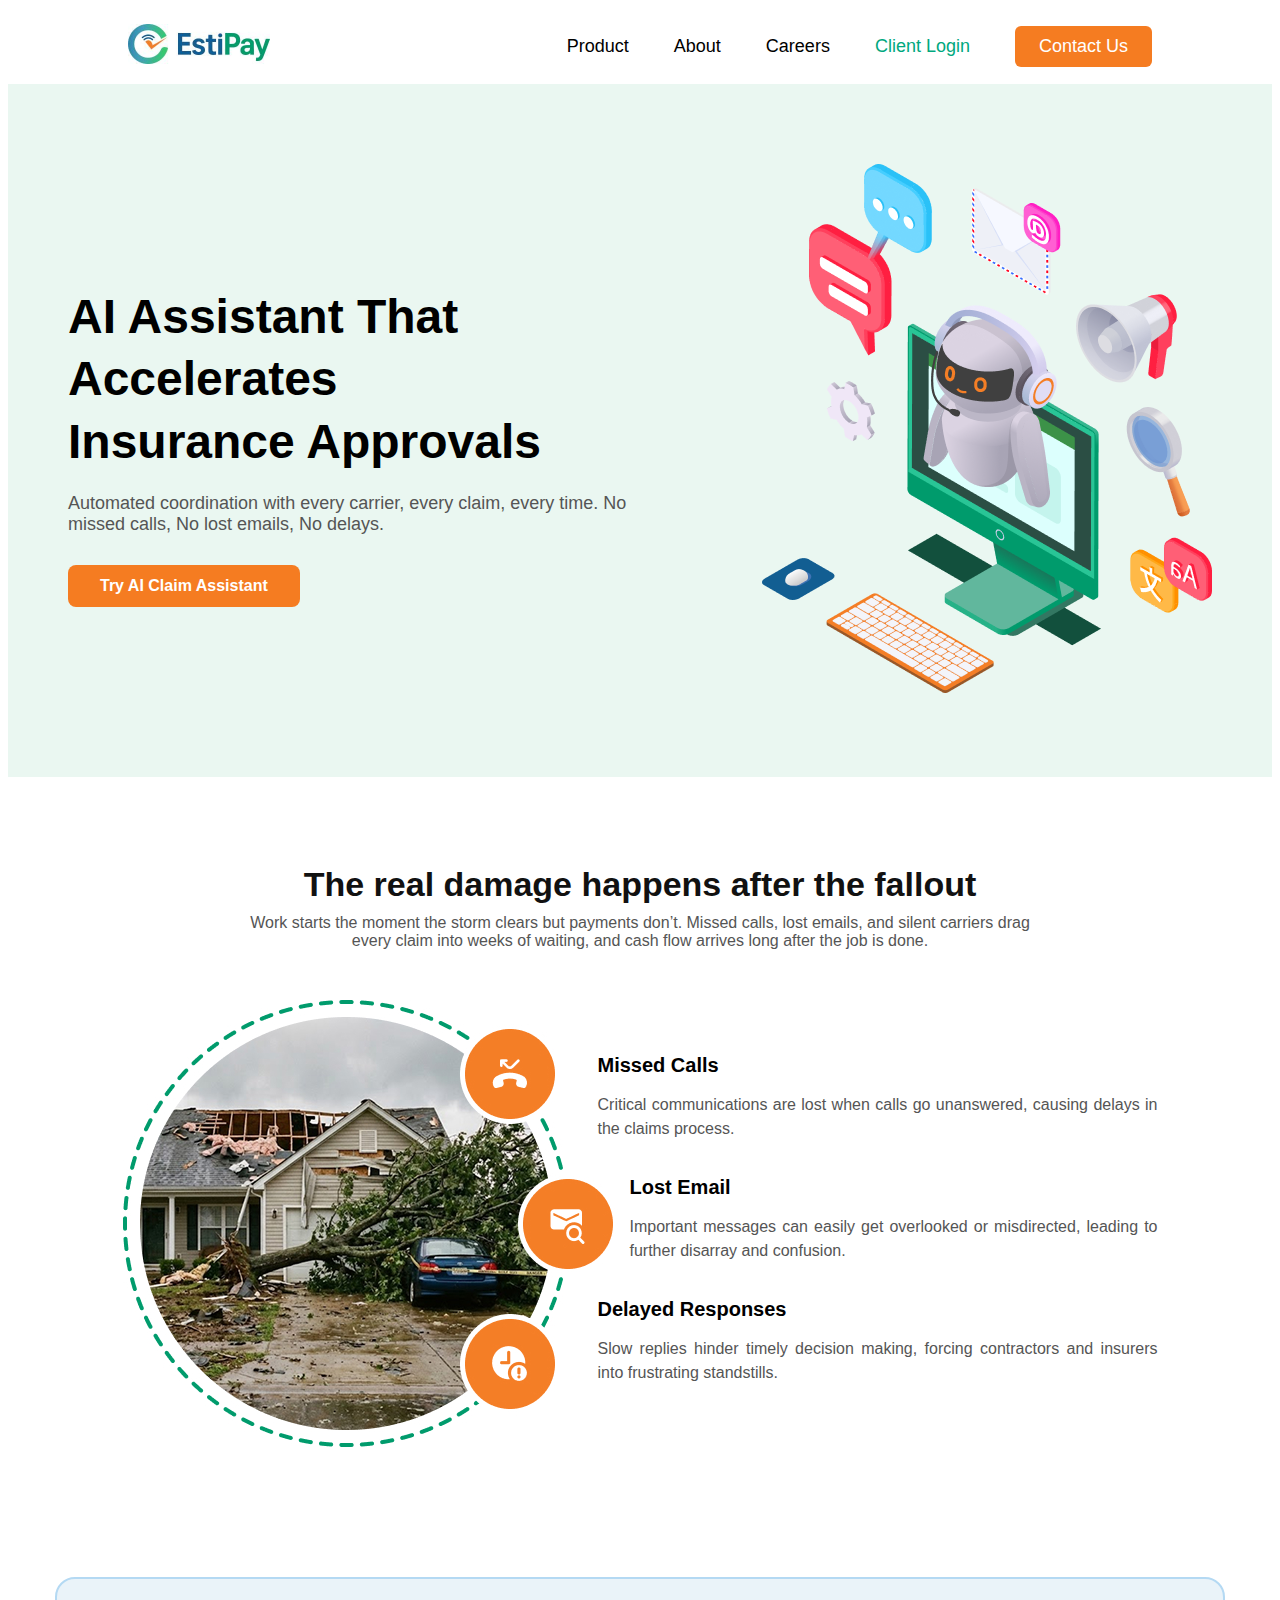
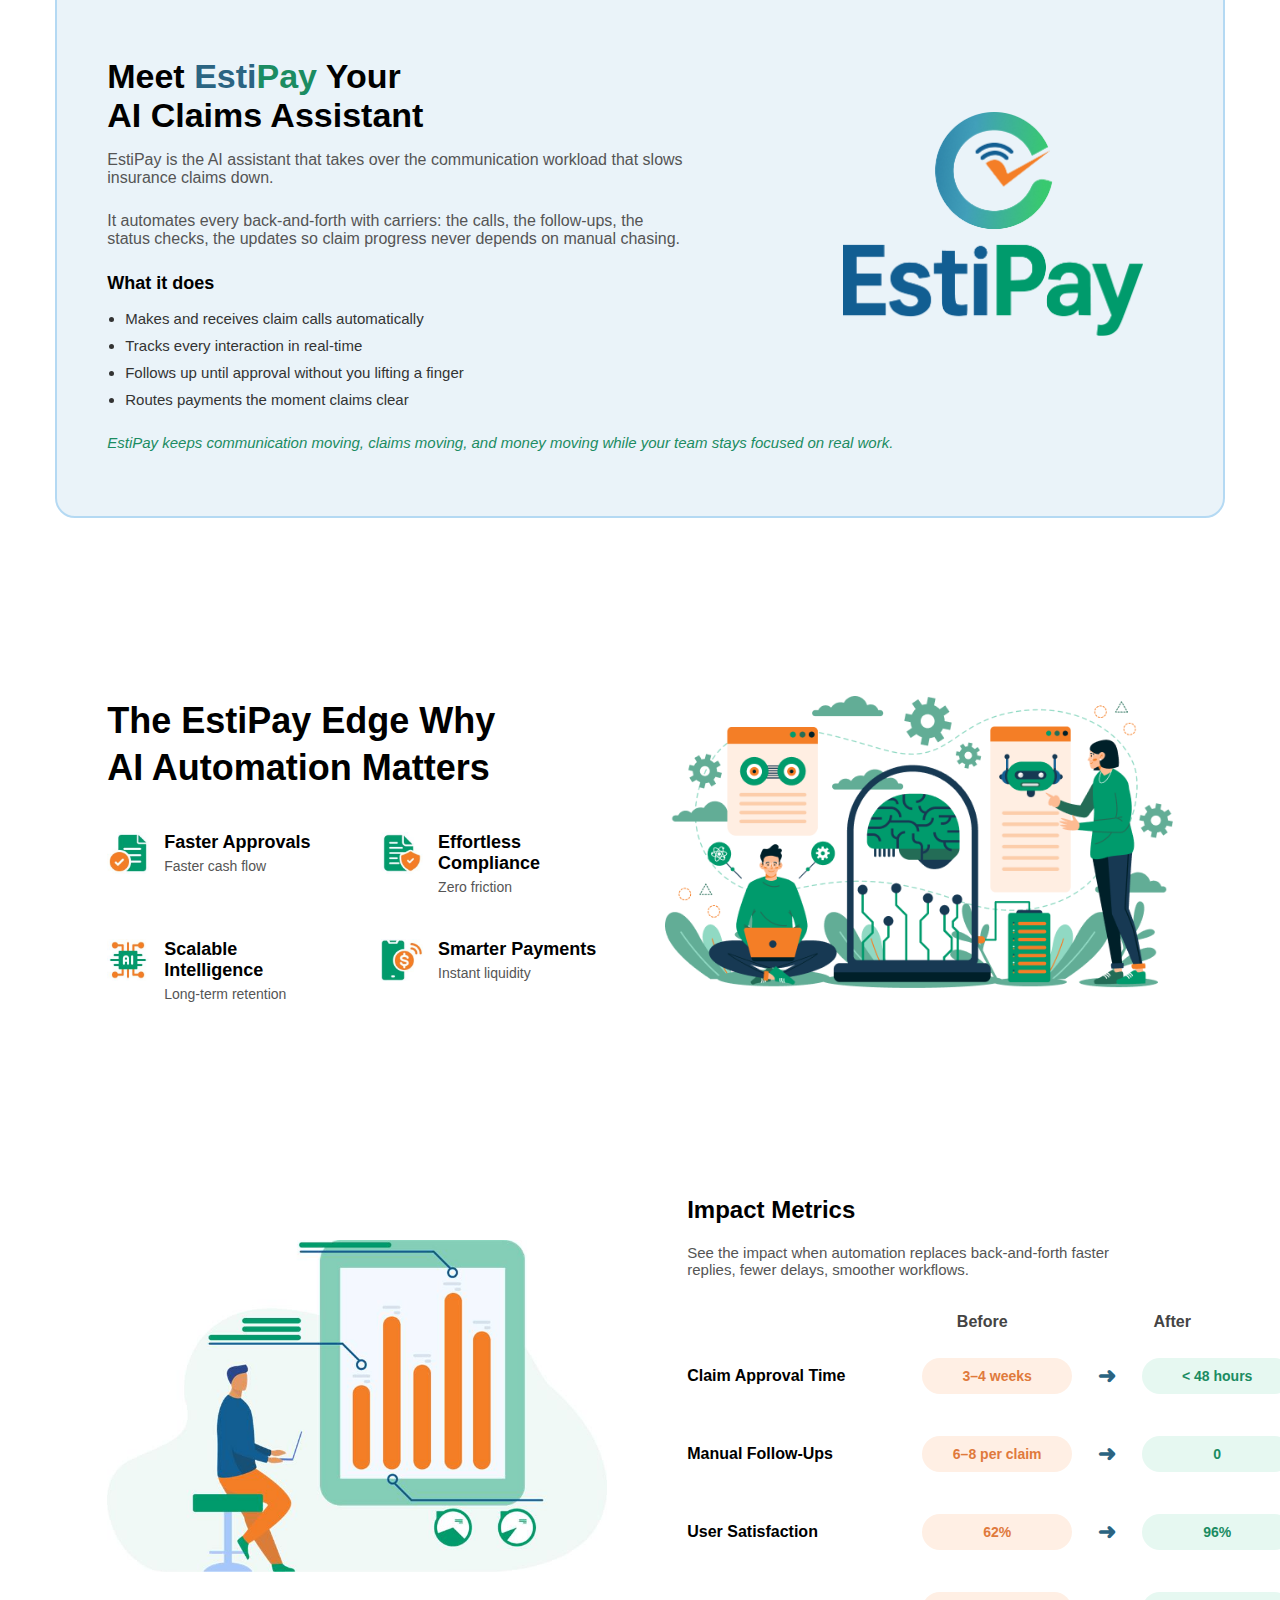
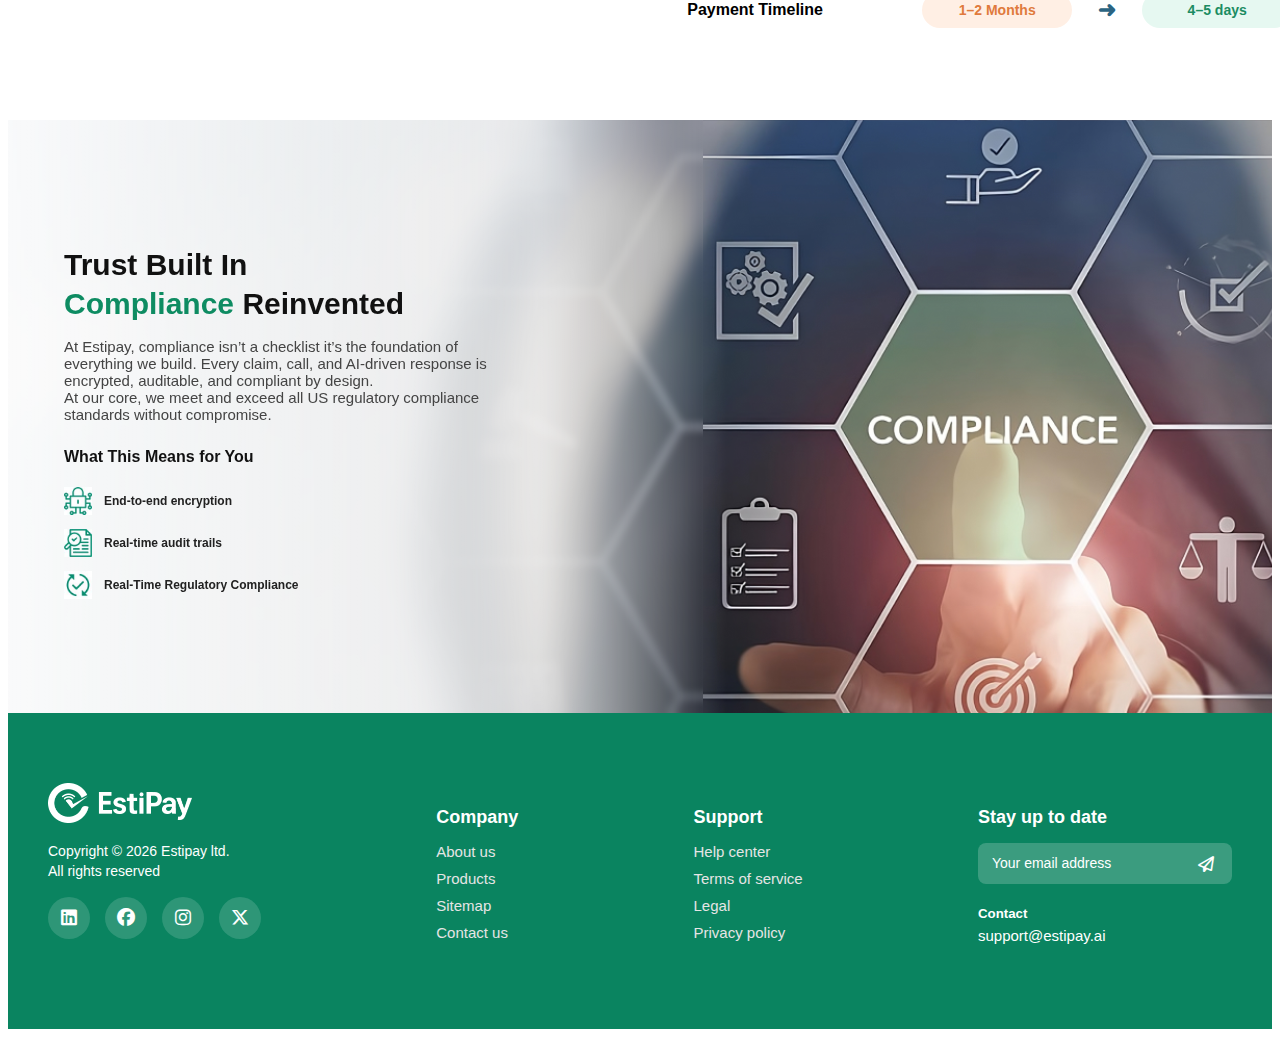
<file: index.html>
<!DOCTYPE html>
<html lang="en">
<head>
    <meta charset="UTF-8">
    <meta name="viewport" content="width=device-width, initial-scale=1.0">
    <title>EstiPay</title>
       <link rel="stylesheet" href="assets/styles.css">
<link rel="stylesheet" href="https://cdnjs.cloudflare.com/ajax/libs/font-awesome/6.5.0/css/all.min.css">

</head>
<body>
    <header class="navbar">
    <div class="logo">
           <a href="index.html">
        <img src="assets/logo.jpg" alt="EstiPay Logo">
        </a>
    </div>

    <div class="menu-toggle">
        <i class="fa fa-bars"></i>
    </div>

    <nav class="nav-links">
        <a href="index.html">Product</a>
        <a href="index.html">About</a>
        <a href="careers.html">Careers</a>
        <a href="#" class="client-login">Client Login</a>
        <!-- <button class="contact-btn nav-contact" href="contactus.html">Contact Us</button> -->
       <a href="contactus.html" class="contact-btn nav-contact">
        Contact Us
    </a>
    </nav>
</header>

<section class="hero-section">
    <div class="hero-container">

        <div class="hero-left">
            <h1>AI Assistant That Accelerates<br>Insurance Approvals</h1>

            <p class="subtext">
                Automated coordination with every carrier, every claim, every time. No <br>
                missed calls, No lost emails, No delays.
            </p>
            <a href="contactus.html">
                <button class="demo-btn">Try AI Claim Assistant</button>
            </a>
        </div>

        <div class="hero-right">
            <img src="assets/AI - Estipay 1.png" alt="AI Illustration">
        </div>

    </div>
</section>
    <section class="damage-section">
    <h2>The real damage happens after the fallout</h2>
    <p class="damage-subtext">
        Work starts the moment the storm clears but payments don’t. Missed calls, lost emails, and silent 
        carriers drag every claim into weeks of waiting, and cash flow arrives long after the job is done.
    </p>

    <div class="damage-content">
        
        <!-- LEFT SIDE: Only HD image (icons baked inside) -->
        <div class="damage-image-wrapper">
            <img src="assets/damage.jpg" class="damage-full-img" alt="Damage Infographic">
        </div>

        <!-- RIGHT SIDE TEXT -->
        <div class="damage-points">

            <div class="point-item circle-item">
                <h4>Missed Calls</h4>
                <p>Critical communications are lost when calls go unanswered, causing delays in the claims process.</p>
            </div>

            <div class="point-item lost-email">
                <h4>Lost Email</h4>
                <p>Important messages can easily get overlooked or misdirected, leading to further disarray and confusion.</p>
            </div>

            <div class="point-item circle-item">
                <h4>Delayed Responses</h4>
                <p>Slow replies hinder timely decision making, forcing contractors and insurers into frustrating standstills.</p>
            </div>

        </div>
    </div>
</section>

 <!-- <section class="damage-section">
    <h2>The real damage happens after the fallout</h2>
    <p class="damage-subtext">
      Work starts the moment the storm clears but payments don’t. Missed calls, lost emails, and silent <br>
       carriers drag every claim into weeks of waiting, and cash flow arrives long after the job is done.
    </p>

    <div class="damage-content">
        <div class="damage-image-wrapper">
            <div class="dotted-circle">
                <img src="assets/damageimage.png" alt="Storm Damage">
            </div>
        </div>

        <div class="damage-points">

            <div class="point-item callimg">
                    <img src="assets/icon-missed-calls (1).jpg" alt="" class="damage-img">
                <div class="point-text">
                    <h4>Missed Calls</h4>
                    <p>Critical communications are lost when calls go unanswered,<br>
                       causing delays in the claims process.</p>
                </div>
            </div>

            <div class="point-item mailimg">
                    <img src="assets/icon-email.jpg" alt="" class="damage-img">
                <div class="point-text">
                    <h4>Lost Email</h4>
                    <p>Important messages can easily get overlooked or <br>
                      misdirected, leading to further disarray and confusion.</p>
                </div>
            </div>

            <div class="point-item growthimg">
                    <img src="assets/icon-growth.jpg" alt="" class="damage-img">
                <div class="point-text">
                    <h4>Delayed Responses</h4>
                    <p>Slow replies hinder timely decision making, forcing<br>
                    contractors and insurers into frustrating standstills.</p>
                </div>
            </div>

        </div>
    </div>
</section>  -->


 <section class="assistant-section">
    <div class="assistant-box">
        
        <div class="assistant-left">
            <h2>Meet <span class="esti">Esti</span><span class="pay">Pay</span> Your
<br>AI Claims Assistant</h2>

            <p>
               EstiPay is the AI assistant that takes over the communication workload that slows<br>
               insurance claims down.
            </p>

            <p>
                It automates every back-and-forth with carriers: the calls, the follow-ups, the<br>
                status checks, the updates so claim progress never depends on manual chasing.
            </p>

            <h4>What it does</h4>

            <ul>
                <li>Makes and receives claim calls automatically</li>
                <li>Tracks every interaction in real-time</li>
                <li>Follows up until approval without you lifting a finger</li>
                <li>Routes payments the moment claims clear</li>
            </ul>
        </div>

        <div class="assistant-right">
            <a href="index.html">
                <img src="assets/secondImg.png" alt="EstiPay Logo">
            </a>
        </div>

        <!-- FULL WIDTH LINE ↓↓↓ -->
        <p class="imp">
            EstiPay keeps communication moving, claims moving, and money moving while your team stays focused on real work.
        </p>

    </div>
</section>

 <section class="estipay-edge-section">
    <div class="edge-container">

        <div class="edge-left">
            <h2>The EstiPay Edge Why<br>AI Automation Matters</h2>

            <div class="edge-features">

                <div class="feature-item">
                    <img src="assets/icon-approvals.jpg" alt="">
                    <div>
                        <h4>Faster Approvals</h4>
                        <p>Faster cash flow</p>
                    </div>
                </div>

                <div class="feature-item">
                    <img src="assets/icon-compliance.jpg" alt="">
                    <div>
                        <h4>Effortless Compliance</h4>
                        <p>Zero friction</p>
                    </div>
                </div>

                <div class="feature-item">
                    <img src="assets/icon-intelligence.jpg" alt="">
                    <div>
                        <h4>Scalable Intelligence</h4>
                        <p>Long-term retention</p>
                    </div>
                </div>

                <div class="feature-item">
                    <img src="assets/icon-payments.jpg" alt="">
                    <div>
                        <h4>Smarter Payments</h4>
                        <p>Instant liquidity</p>
                    </div>
                </div>

            </div>
        </div>

        <div class="edge-right">
            <img src="assets/OBJECTS.png" alt="Damage Image">
        </div>

    </div>
</section>
<div class="impact-section">
    <div class="impact-container">

        <div class="impact-left">
            <img src="assets/impact-illustration.jpg" alt="Impact Illustration">
        </div>

        <div class="impact-right">
    <h2>Impact <span>Metrics</span></h2>
    <p class="impact-subtext">
        See the impact when automation replaces back-and-forth faster
        <br> replies, fewer delays, smoother workflows.
    </p>


 <div class="metrics-header">
    <div class="before-head">Before</div>
    <div class="after-head">After</div>
</div>

    <div class="metrics-table">

        <div class="metric-row">
            <div class="metric-title">Claim Approval Time</div>
            <div class="metric-before">3–4 weeks</div>
            <div class="metric-arrow">➜</div>
            <div class="metric-after">&lt; 48 hours</div>
        </div>

        <div class="metric-row">
            <div class="metric-title">Manual Follow-Ups</div>
            <div class="metric-before">6–8 per claim</div>
            <div class="metric-arrow">➜</div>
            <div class="metric-after">0</div>
        </div>

        <div class="metric-row">
            <div class="metric-title">User Satisfaction</div>
            <div class="metric-before">62%</div>
            <div class="metric-arrow">➜</div>
            <div class="metric-after">96%</div>
        </div>

        <div class="metric-row">
            <div class="metric-title">Payment Timeline</div>
            <div class="metric-before">1–2 Months</div>
            <div class="metric-arrow">➜</div>
            <div class="metric-after">4–5 days</div>
        </div>

    </div>
</div>


    </div>
</div>

<section class="compliance-overlay-section">
    <div class="compliance-content">

        <h2>
            Trust Built In <br>
            <span>Compliance</span> Reinvented
        </h2>

        <p class="comp-desc">
          At Estipay, compliance isn’t a checklist  it’s the foundation of<br>
           everything we build. Every claim, call, and AI-driven response is <br>
           encrypted, auditable, and compliant by design.<br>
            At our core, we meet and exceed all US regulatory compliance <br>
            standards without compromise.
        </p>

        <h4>What This Means for You</h4>

        <ul class="comp-points">
            <li><img src="assets/icon-encryption.jpg"> End-to-end encryption</li>
            <li><img src="assets/icon-audit.jpg"> Real-time audit trails</li>
            <li><img src="assets/icon-update.jpg"> Real-Time Regulatory Compliance</li>
        </ul>

    </div>
</section> 
<footer class="footer">
    <div class="footer-container">

        <div class="footer-brand">
            <div class="footer-logo">
                <a href="index.html">
                    <img src="assets/estipayLogo.png" alt="" class="footer_image">
                </a>
            </div>

            <p>Copyright © 2026 Estipay ltd.<br>All rights reserved</p>

<div class="social-icons">
    <i class="fa-brands fa-linkedin"></i>
   <i class="fa-brands fa-facebook"></i>
   <i class="fa-brands fa-instagram"></i>
    <i class="fa-brands fa-x-twitter"></i>
  
</div>

        </div>

        <div class="footer-column">
            <h4>Company</h4>
            <a href="#">About us</a>
            <a href="#">Products</a>
            <a href="#">Sitemap</a>
            <a href="#">Contact us</a>
        </div>

        <div class="footer-column">
            <h4>Support</h4>
            <a href="#">Help center</a>
            <a href="#">Terms of service</a>
            <a href="#">Legal</a>
            <a href="#">Privacy policy</a>
        </div>

        <div class="footer-column">
            <h4>Stay up to date</h4>

            <div class="subscribe-box">
                <input type="email" placeholder="Your email address">
                <button><i class="fa-regular fa-paper-plane"></i></button>
            </div>

            <h5 class="mb0">Contact</h5>
            <p class="footer-email">support@estipay.ai</p>
        </div>

    </div>
</footer>   


<script src="assets/script.js"></script>
</body>
</html>
</file>
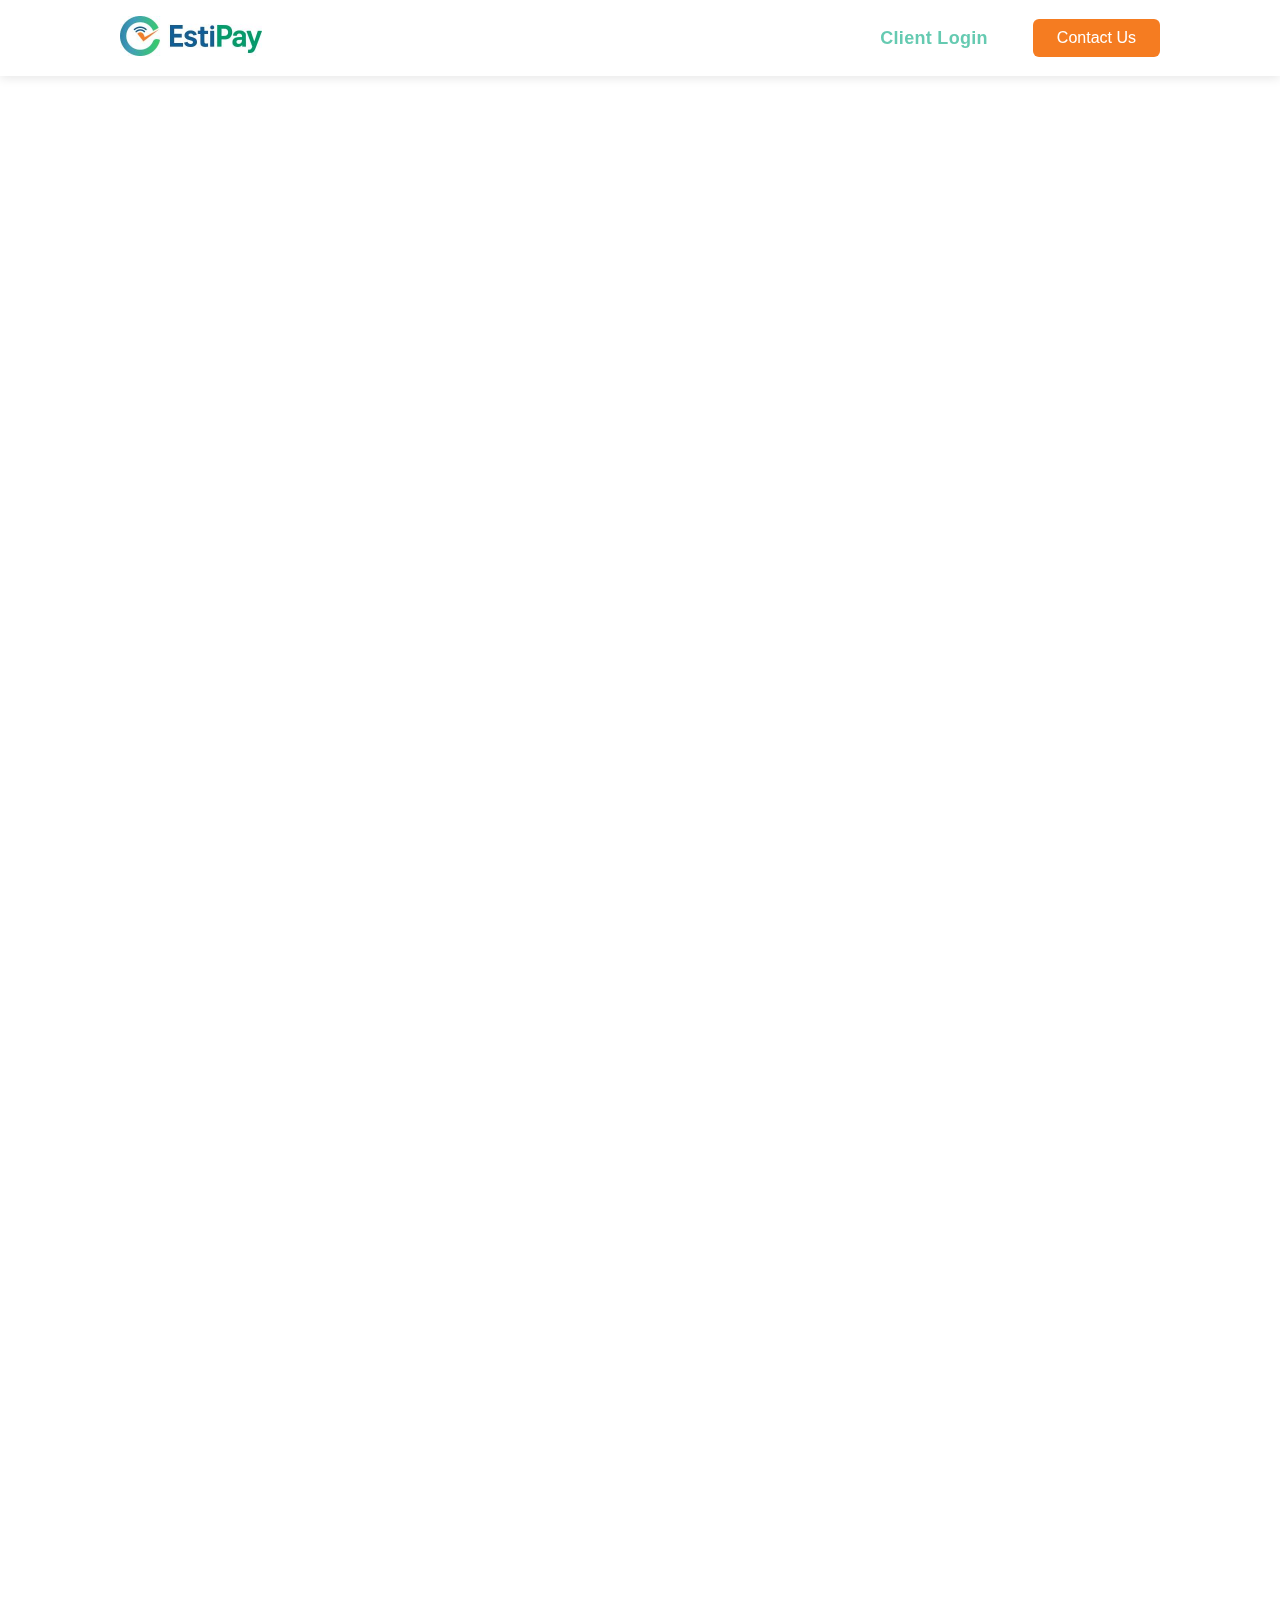
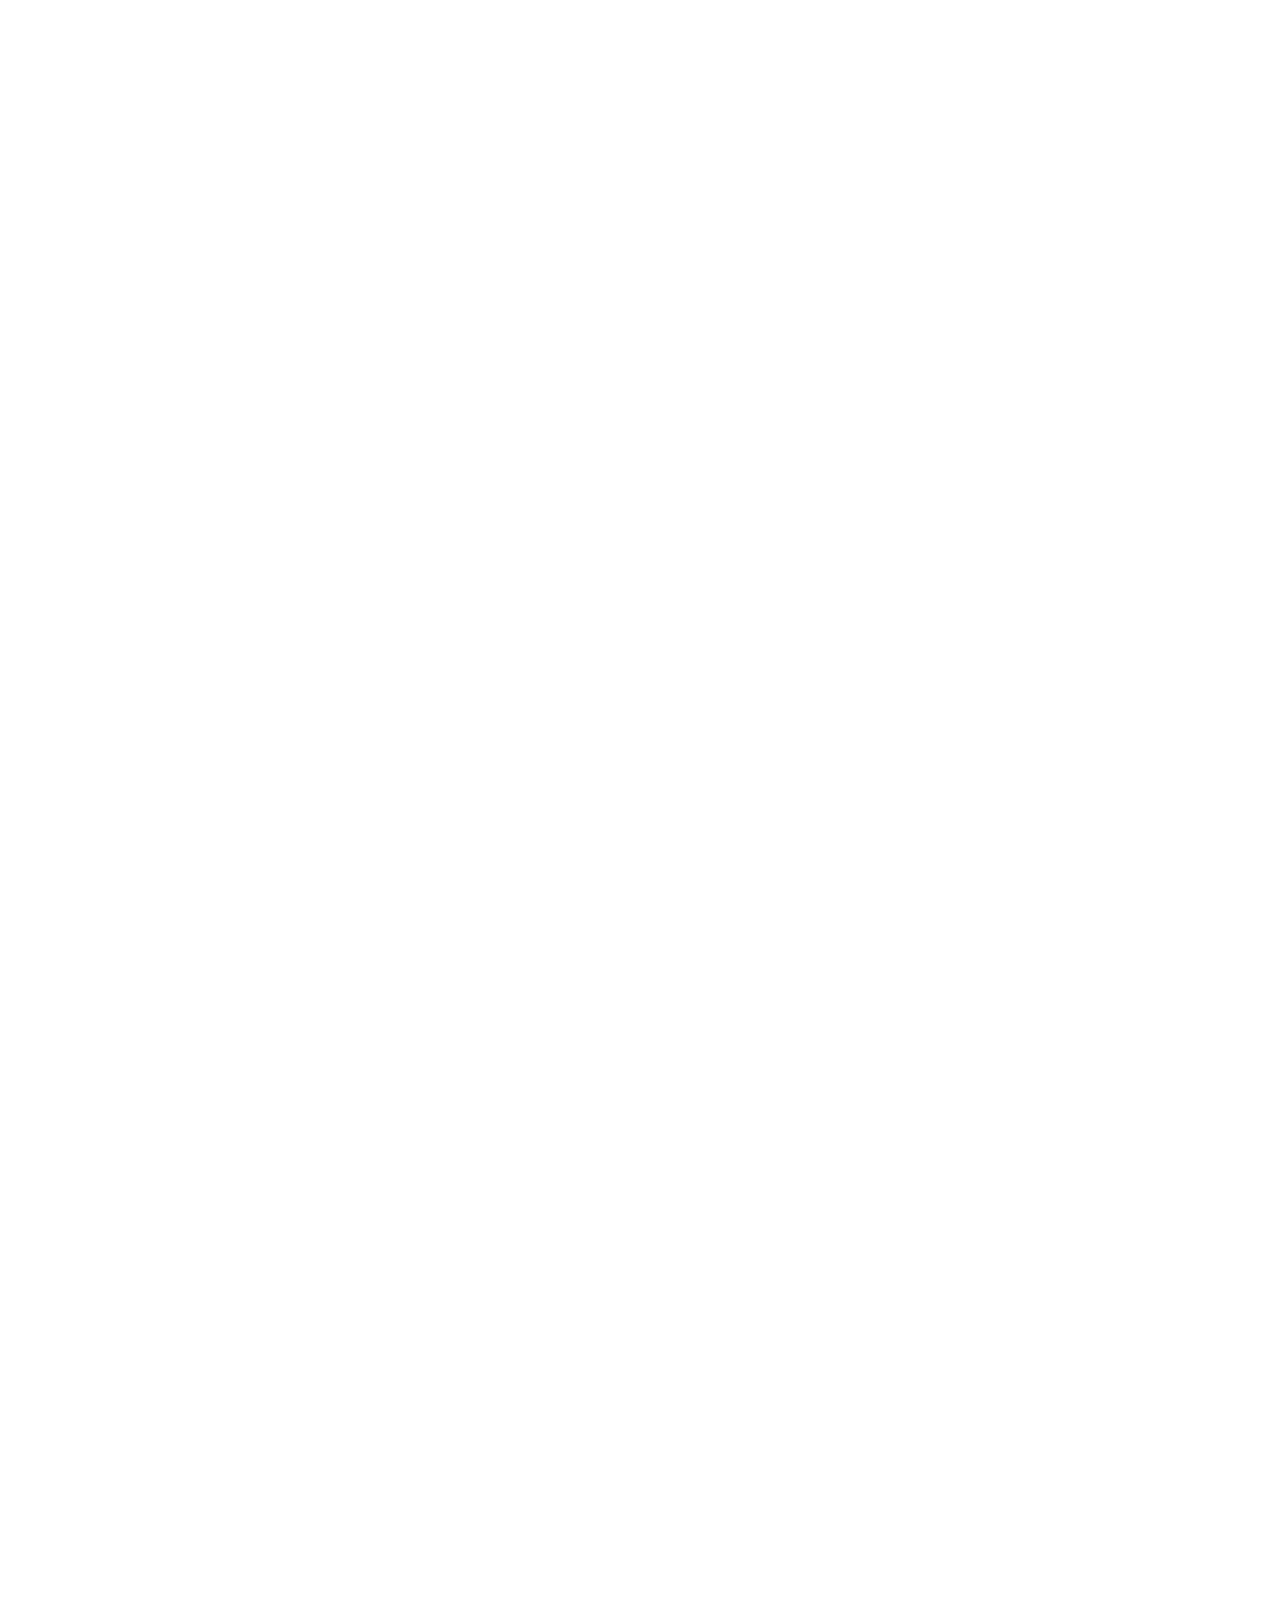
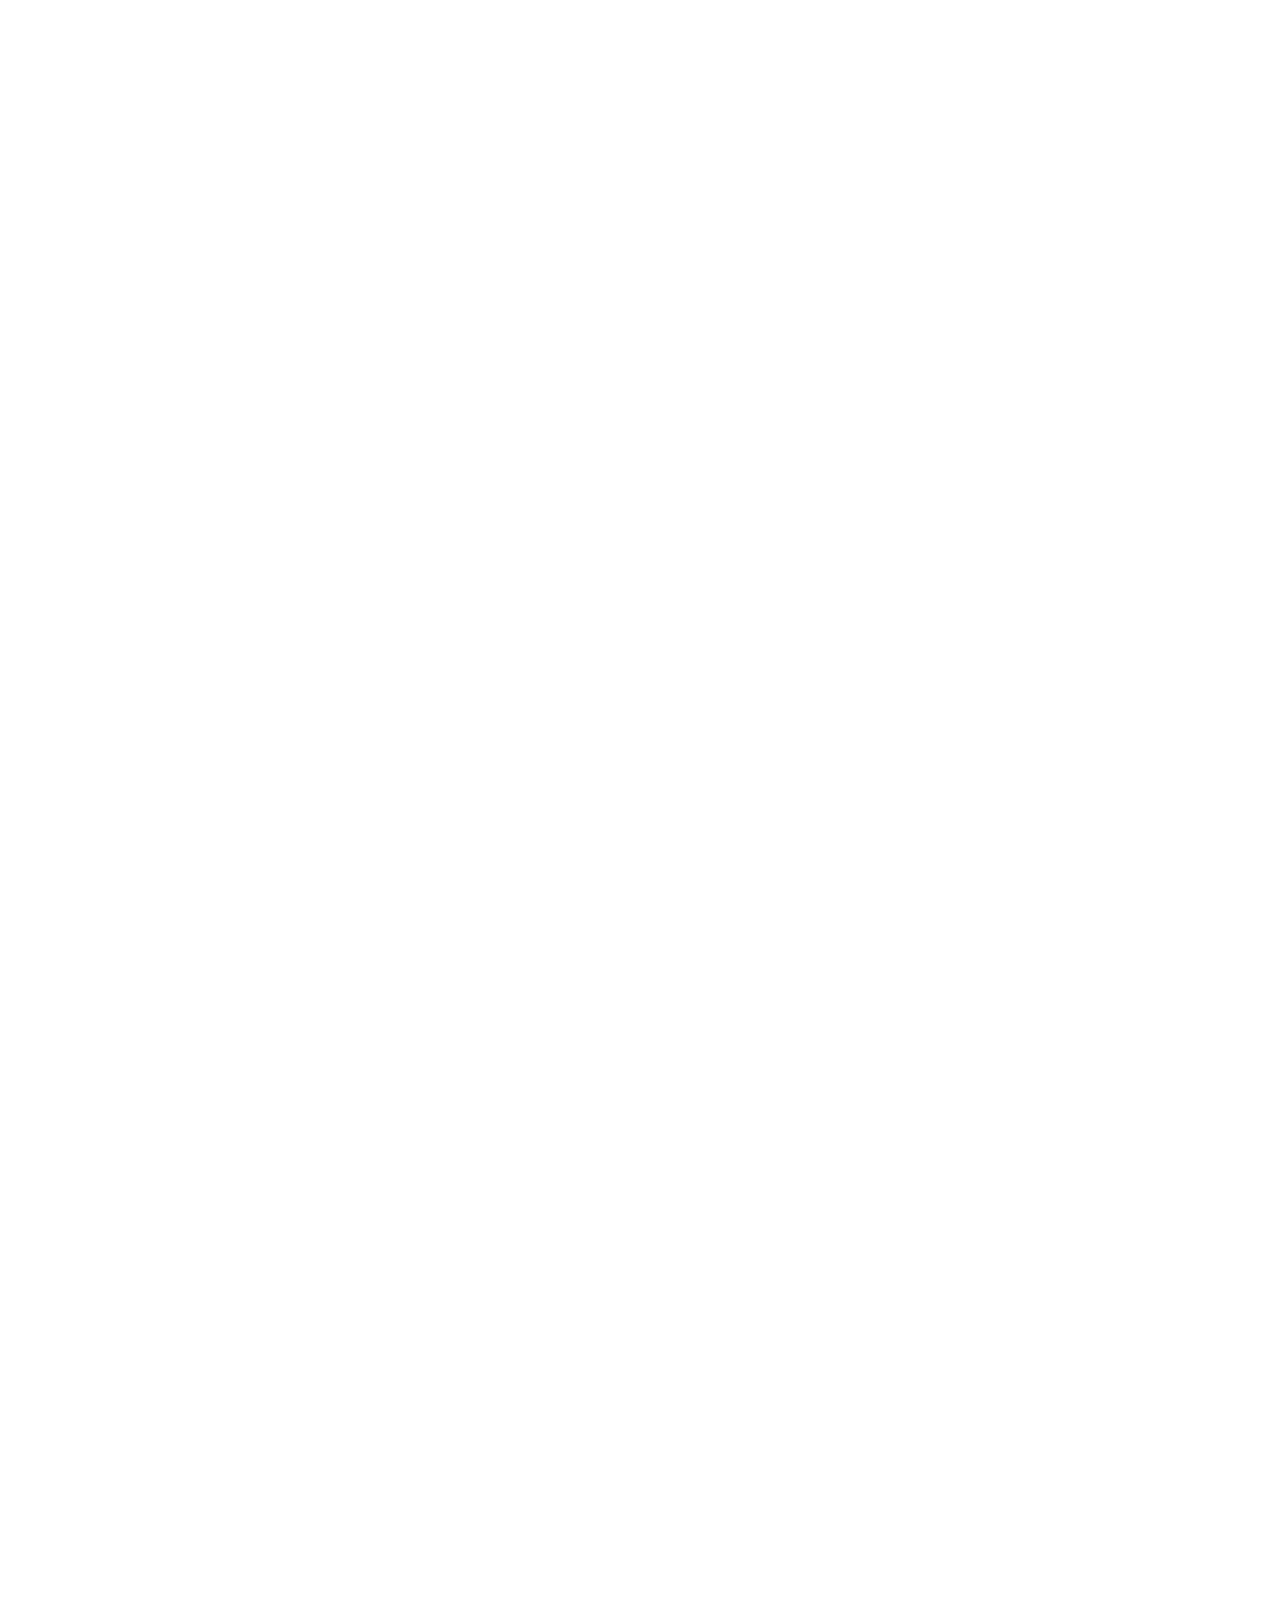
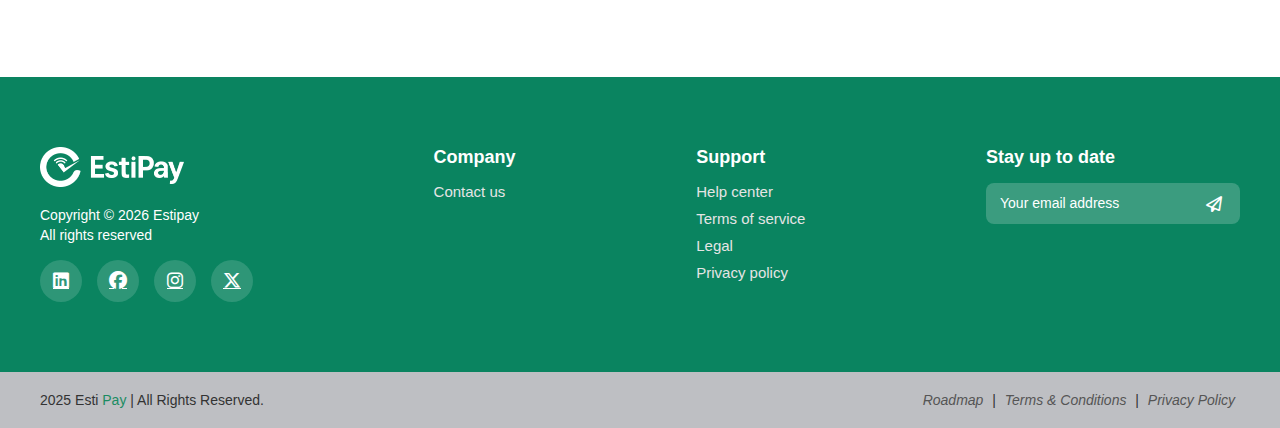
<file: EstiPay Webstie/index.html>
<!DOCTYPE html>
<html lang="en">

<head>
    <meta charset="UTF-8">
    <meta name="viewport" content="width=device-width, initial-scale=1.0">
    <title>EstiPay</title>
    <link rel="stylesheet" href="assets/styles.css">
    <link rel="stylesheet" href="https://cdnjs.cloudflare.com/ajax/libs/font-awesome/6.5.0/css/all.min.css">
    <link rel="icon" href="assets/estipay-favicon.ico" type="image/x-icon">
    <link rel="stylesheet" href="assets/mobile-styles.css">

</head>

<body>
    <header class="navbar">
        <div class="logo">
            <a href="index.html">
                <img src="assets/logo.jpg" alt="EstiPay Logo">
            </a>
        </div>

        <div class="menu-toggle">
            <i class="fa fa-bars"></i>
        </div>

        <nav class="nav-links">
            <!-- <a href="index.html" class="selected">Product</a>
                <a href="index.html">About Us</a>
                <a href="careers.html">Careers</a> -->
            <a href="index.html" class="client-login">Client Login</a>
            <!-- <button class="contact-btn nav-contact" href="contactus.html">Contact Us</button> -->
            <a href="contactus.html" class="contact-btn nav-contact">
                Contact Us
            </a>
        </nav>
    </header>

    <section class="hero-section">
        <div class="hero-container">

            <div class="hero-left fade-in">
                <h1 class="fade-in"> Stop Chasing Adjusters. <br>Get Paid Faster.</h1>

                <p class="subtext fade-in animate-delay-1">
                    The AI Assistant That Accelerates Insurance Approvals
                    Automated coordination with every carrier, every claim, every time.
                    No missed calls, no lost emails, no delays.
                </p>
                <a target="_blank"
                    href="https://forms.office.com/Pages/ResponsePage.aspx?id=tTpuykqPD0-ZwAzvU8eubXMWiED35yVAq4S9U649SVZUMjQwU0ZJMjFIQlY5WDZaRlZVTjJQUUoySC4u">
                    <button class="demo-btn fade-in animate-delay-2">Join Pilot Program</button>
                </a>
            </div>

            <div class="hero-right">
                <img src="assets/AI - Estipay 1.png" alt="AI Illustration" class="slide-in-right">
                <!-- Floating decorative icons -->
                <!-- <div class="floating-icon icon-1">💬</div>
            <div class="floating-icon icon-2">📧</div>
            <div class="floating-icon icon-3">🔍</div>
            <div class="floating-icon icon-4">⚙️</div>
            <div class="floating-icon icon-5">📢</div>
            <div class="floating-icon icon-6">💡</div> -->
            </div>

        </div>
    </section>
    <section class="damage-section fade-in">
        <h2 class="fade-in">The real damage happens after the fallout</h2>
        <p class="damage-subtext fade-in animate-delay-1">
            Work starts the moment the storm clears but payments don't. Missed calls, lost emails, and silent
            carriers drag every claim into weeks of waiting, and cash flow arrives long after the job is done.
        </p>

        <div class="damage-content">

            <!-- LEFT SIDE: Only HD image (icons baked inside) -->
            <div class="damage-image-wrapper slide-in-left">
                <img src="assets/damage.jpg" class="damage-full-img" alt="Damage Infographic">
            </div>

            <!-- RIGHT SIDE TEXT -->
            <div class="damage-points">

                <div class="point-item circle-item fade-in">
                    <h4>Missed Calls</h4>
                    <p>Critical communications are lost when calls go unanswered, causing delays in the claims
                        process.
                    </p>
                </div>

                <div class="point-item lost-email fade-in animate-delay-1">
                    <h4>Lost Email</h4>
                    <p>Important messages can easily get overlooked or misdirected, leading to further disarray and
                        confusion.</p>
                </div>

                <div class="point-item circle-item fade-in animate-delay-2">
                    <h4>Delayed Responses</h4>
                    <p>Slow replies hinder timely decision making, forcing contractors and insurers into frustrating
                        standstills.</p>
                </div>

            </div>
        </div>
    </section>

    <section class="assistant-section">
        <div class="assistant-box scale-in">

            <div class="assistant-left fade-in">
                <h2 class="fade-in">Meet <span class="esti">Esti</span><span class="pay">Pay</span> Your
                    <br>AI Claims Assistant
                </h2>

                <p class="fade-in animate-delay-1">
                    EstiPay is the AI assistant that takes over the communication workload that slows<br>
                    insurance claims down.
                </p>

                <p class="fade-in animate-delay-2">
                    It automates every back-and-forth with carriers: the calls, the follow-ups, the<br>
                    status checks, the updates so claim progress never depends on manual chasing.
                </p>

                <h4 class="fade-in animate-delay-3">What it does</h4>

                <ul>
                    <li class="fade-in animate-delay-1">Makes and receives claim, calls automatically</li>
                    <li class="fade-in animate-delay-2">Tracks every interaction in real-time</li>
                    <li class="fade-in animate-delay-3">Follows up until approval without you lifting a finger</li>
                    <li class="fade-in animate-delay-4">Provides payment details once claims clear</li>
                </ul>
            </div>

            <div class="assistant-right-logo">
                <a href="index.html">
                    <img src="assets/secondImg.png" alt="EstiPay Logo">
                </a>
            </div>

            <!-- FULL WIDTH LINE ↓↓↓ -->
            <p class="imp fade-in animate-delay-4">
                EstiPay keeps communication moving, claims moving, and money moving while your team stays focused on
                real work.
            </p>

        </div>
    </section>

    <section class="video-section fade-in">
        <p class="video-subtext fade-in">
            <span class="bold-text">Automation that removes up to 70% of manual effort.</span>
        </p>
        <div class="video-container scale-in animate-delay-1">
            <!-- Autoplay video with proper dimensions -->
            <img src="assets/youTube.jpg" alt="" height="350px" width="500px">
            <!-- <iframe height="100px" src="https://www.youtube.com/embed/MzEFeIRJ0eQ" title="EstiPay Demo" frameborder="0"
                allow="accelerometer; autoplay; clipboard-write; encrypted-media; gyroscope; picture-in-picture; web-share"
                allowfullscreen>
            </iframe> -->
        </div>
    </section>

    <section class="estipay-edge-section fade-in">
        <div class="edge-container">

            <div class="edge-left slide-in-left">
                <h2 class="fade-in">The <span class="esti">Esti</span><span class="pay">Pay</span> Edge Why<br>AI
                    Automation Matters</h2>

                <div class="edge-features">

                    <div class="feature-item fade-in animate-delay-1">
                        <img src="assets/icon-approvals.jpg" alt="">
                        <div>
                            <h4>Faster Approvals</h4>
                            <p>Faster cash flow</p>
                        </div>
                    </div>

                    <div class="feature-item fade-in animate-delay-2">
                        <img src="assets/icon-compliance.jpg" alt="">
                        <div>
                            <h4>Effortless Compliance</h4>
                            <p>Zero friction</p>
                        </div>
                    </div>

                    <div class="feature-item fade-in animate-delay-3">
                        <img src="assets/icon-intelligence.jpg" alt="">
                        <div>
                            <h4>Scalable Intelligence</h4>
                            <p>Long-term retention</p>
                        </div>
                    </div>

                    <div class="feature-item fade-in animate-delay-4">
                        <img src="assets/icon-payments.jpg" alt="">
                        <div>
                            <h4>Smarter Payments</h4>
                            <p>Instant liquidity</p>
                        </div>
                    </div>

                </div>
            </div>

            <div class="edge-right-img">
                <img src="assets/OBJECTS.png" alt="EstiPay Features Illustration"
                    style="display: block !important; width: 100%; max-width: 600px; height: auto; visibility: visible !important; opacity: 1 !important;">
            </div>

        </div>
    </section>
    <div class="impact-section fade-in">
        <div class="impact-container">

            <div class="impact-left-img">
                <img src="assets/impact-illustration.jpg" alt="Impact Illustration">
            </div>

            <div class="impact-right slide-in-right">
                <h2 class="fade-in">Impact <span>Metrics</span></h2>
                <p class="impact-subtext fade-in animate-delay-1">
                    See the impact when automation replaces back-and-forth faster
                    <br> replies, fewer delays, smoother workflows.
                </p>


                <div class="metrics-header fade-in animate-delay-2">
                    <div class="before-head">Before</div>
                    <div class="after-head">After</div>
                </div>

                <div class="metrics-table fade-in">

                    <div class="metric-row fade-in animate-delay-1">
                        <div class="metric-title">Claim Approval Time</div>
                        <div class="metric-before"> Months </div>
                        <div class="metric-arrow">➜</div>
                        <div class="metric-after"> Days </div>
                    </div>

                    <div class="metric-row fade-in animate-delay-2">
                        <div class="metric-title">Manual Follow-Ups</div>
                        <div class="metric-before">6–8 per claim</div>
                        <div class="metric-arrow">➜</div>
                        <div class="metric-after">0</div>
                    </div>

                    <div class="metric-row fade-in animate-delay-3">
                        <div class="metric-title">User Satisfaction</div>
                        <div class="metric-before">62%</div>
                        <div class="metric-arrow">➜</div>
                        <div class="metric-after">96%</div>
                    </div>

                    <div class="metric-row fade-in animate-delay-4">
                        <div class="metric-title">Payment Timeline</div>
                        <div class="metric-before">1–2 Months</div>
                        <div class="metric-arrow">➜</div>
                        <div class="metric-after"> 2-3 Weeks </div>
                    </div>

                </div>
            </div>


        </div>
    </div>

    <section class="compliance-overlay-section fade-in">
        <div class="compliance-content slide-in-left">

            <h2 class="fade-in">
                Trust Built In <br>
                <span>Compliance</span> at the Core
            </h2>

            <p class="comp-desc fade-in animate-delay-1">
                For EstiPay, compliance isn't optional it's our operating system.
                Every claim action, every call, every AI-triggered message is encrypted, authenticated and tracked
                with
                absolute clarity.
                Your data stays protected not because we follow the rules, but because <b>we're built to stay ahead
                    of
                    them.</b>
            </p>

            <h4 class="comp-points-title fade-in animate-delay-2">What This Means for You</h4>

            <ul class="comp-points">
                <li><img src="assets/icon-encryption.jpg"> End-to-end encryption</li>
                <li><img src="assets/icon-audit.jpg"> Real-time audit trails</li>
                <li><img src="assets/icon-update.jpg"> Real-Time Regulatory Compliance
                </li>
            </ul>

        </div>
    </section>
    <footer class="footer">
        <div class="footer-container">

            <div class="footer-brand">
                <div class="footer-logo">
                    <a href="index.html">
                        <img src="assets/estipayLogo.png" alt="" class="footer_image">
                    </a>
                </div>

                <p>Copyright © 2026 Estipay <br>All rights reserved</p>

                <div class="social-icons">
                    <a href="#" target="_blank">
                        <i class="fa-brands fa-linkedin"></i>
                    </a>
                    <a href="https://www.facebook.com/profile.php?id=61584729181199" target="_blank">
                        <i class="fa-brands fa-facebook"></i>
                    </a>
                    <a href="https://www.instagram.com/estipay.ai/" target="_blank">
                        <i class="fa-brands fa-instagram"></i>
                    </a>
                    <a href="https://x.com/EstipayAi" target="_blank">
                        <i class="fa-brands fa-x-twitter"></i>
                    </a>
                </div>

            </div>

            <div class="footer-column">
                <h4>Company</h4>
                <!-- <a href="index.html">Products</a>
                <a href="index.html">About us</a>
                <a href="careers.html">Careers</a> -->
                <a href="contactus.html">Contact us</a>
            </div>

            <div class="footer-column">
                <h4>Support</h4>
                <a href="#">Help center</a>
                <a href="#">Terms of service</a>
                <a href="#">Legal</a>
                <a href="#">Privacy policy</a>
            </div>

            <div class="footer-column">
                <h4>Stay up to date</h4>

                <div class="subscribe-box">
                    <input type="email" placeholder="Your email address">
                    <button><i class="fa-regular fa-paper-plane"></i></button>
                </div>


            </div>
    </footer>
    <footer id="footer" class="fusion-footer-copyright-area">
        <div class="fusion-row">
            <div class="fusion-copyright-content">
                <div class="fusion-copyright-notice">
                    <div>
                        <span id="copy_left">2025 <span class="esti">Esti</span> <span class="pay">Pay</span>
                            | All Rights Reserved.
                        </span>
                        <span id="copy_right">
                            <a target="_blank"
                                href="https://drive.google.com/file/d/1mYmUzrKTx8HQMLCHsA1crGowjbD8-hB0/view">
                                <i>Roadmap</i>
                            </a> |
                            <a href=""><i>Terms &amp; Conditions</i></a> |
                            <a href=""><i>Privacy Policy</i></a>
                        </span>
                    </div>
                </div>
                <div class="fusion-social-links-footer" style="display: none;"></div>
            </div>
        </div>
    </footer>

    <script src="assets/script.js"></script>
</body>

</html>
</file>
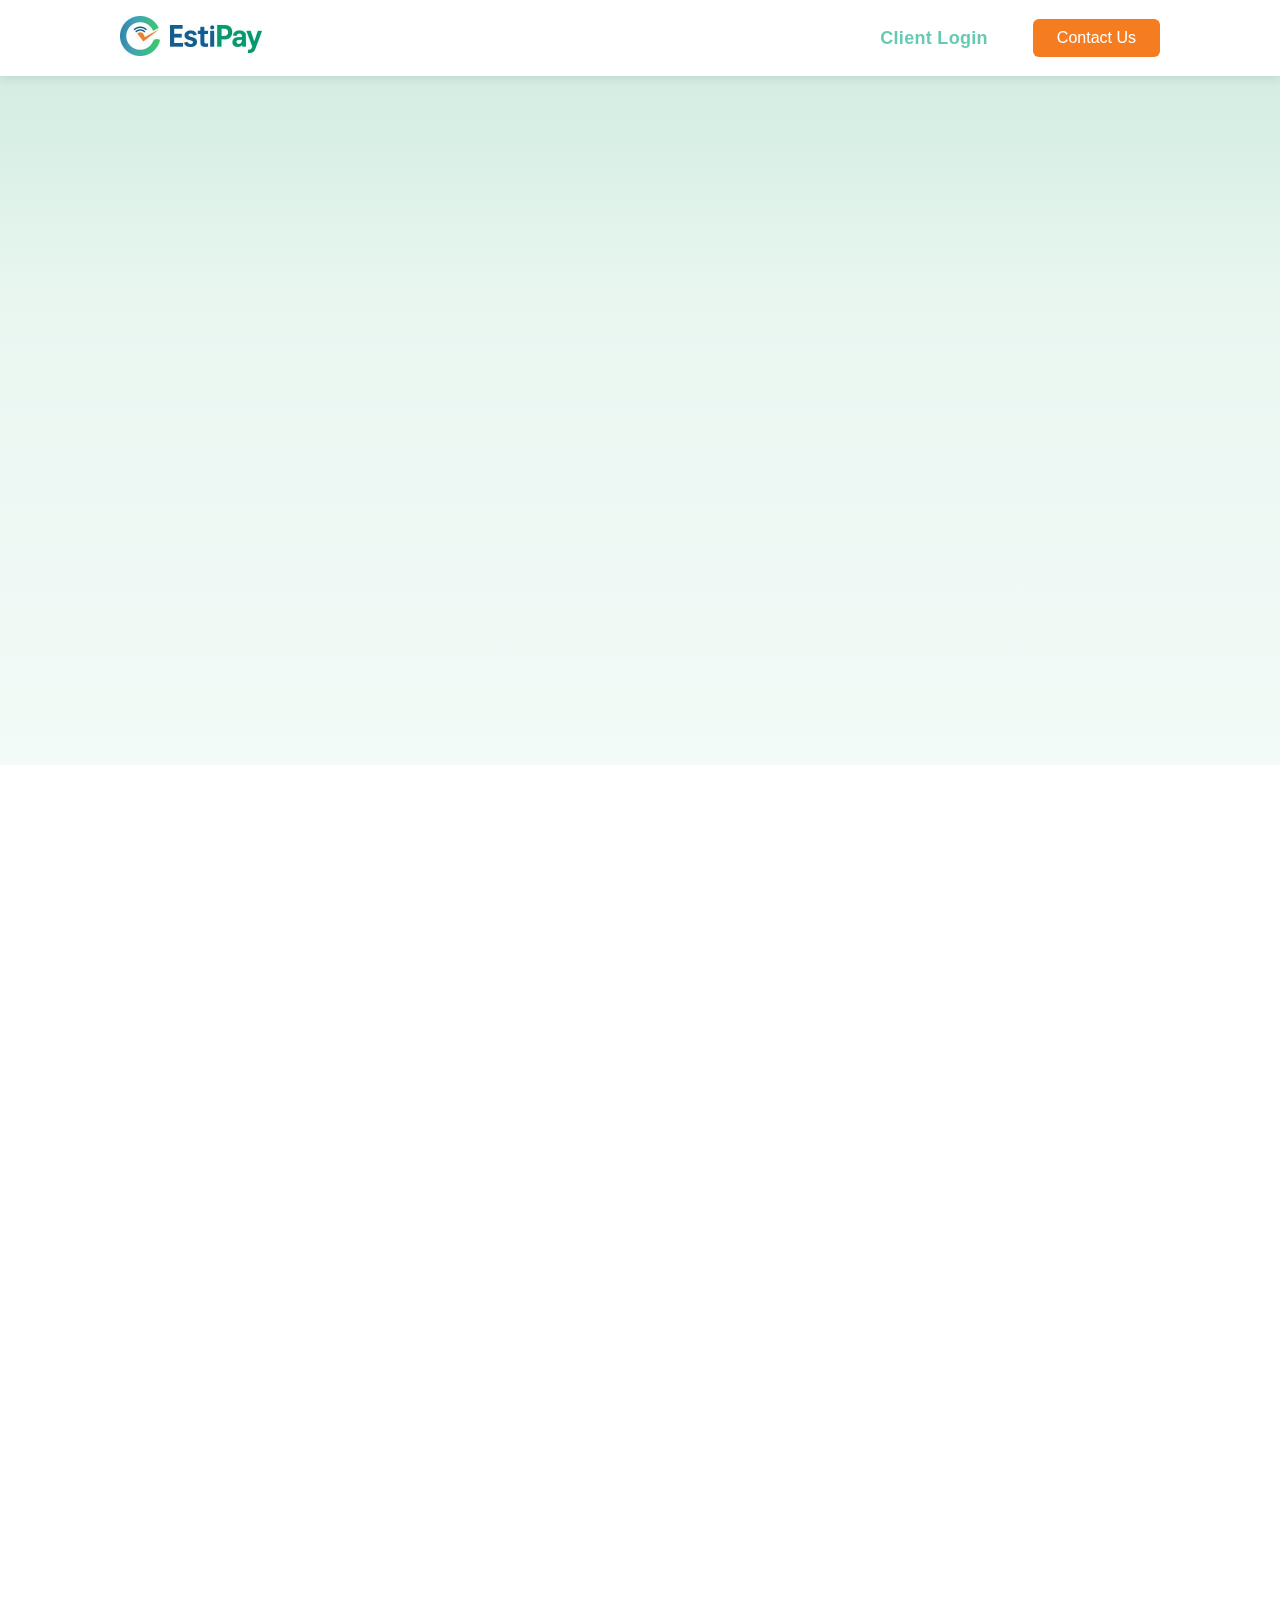
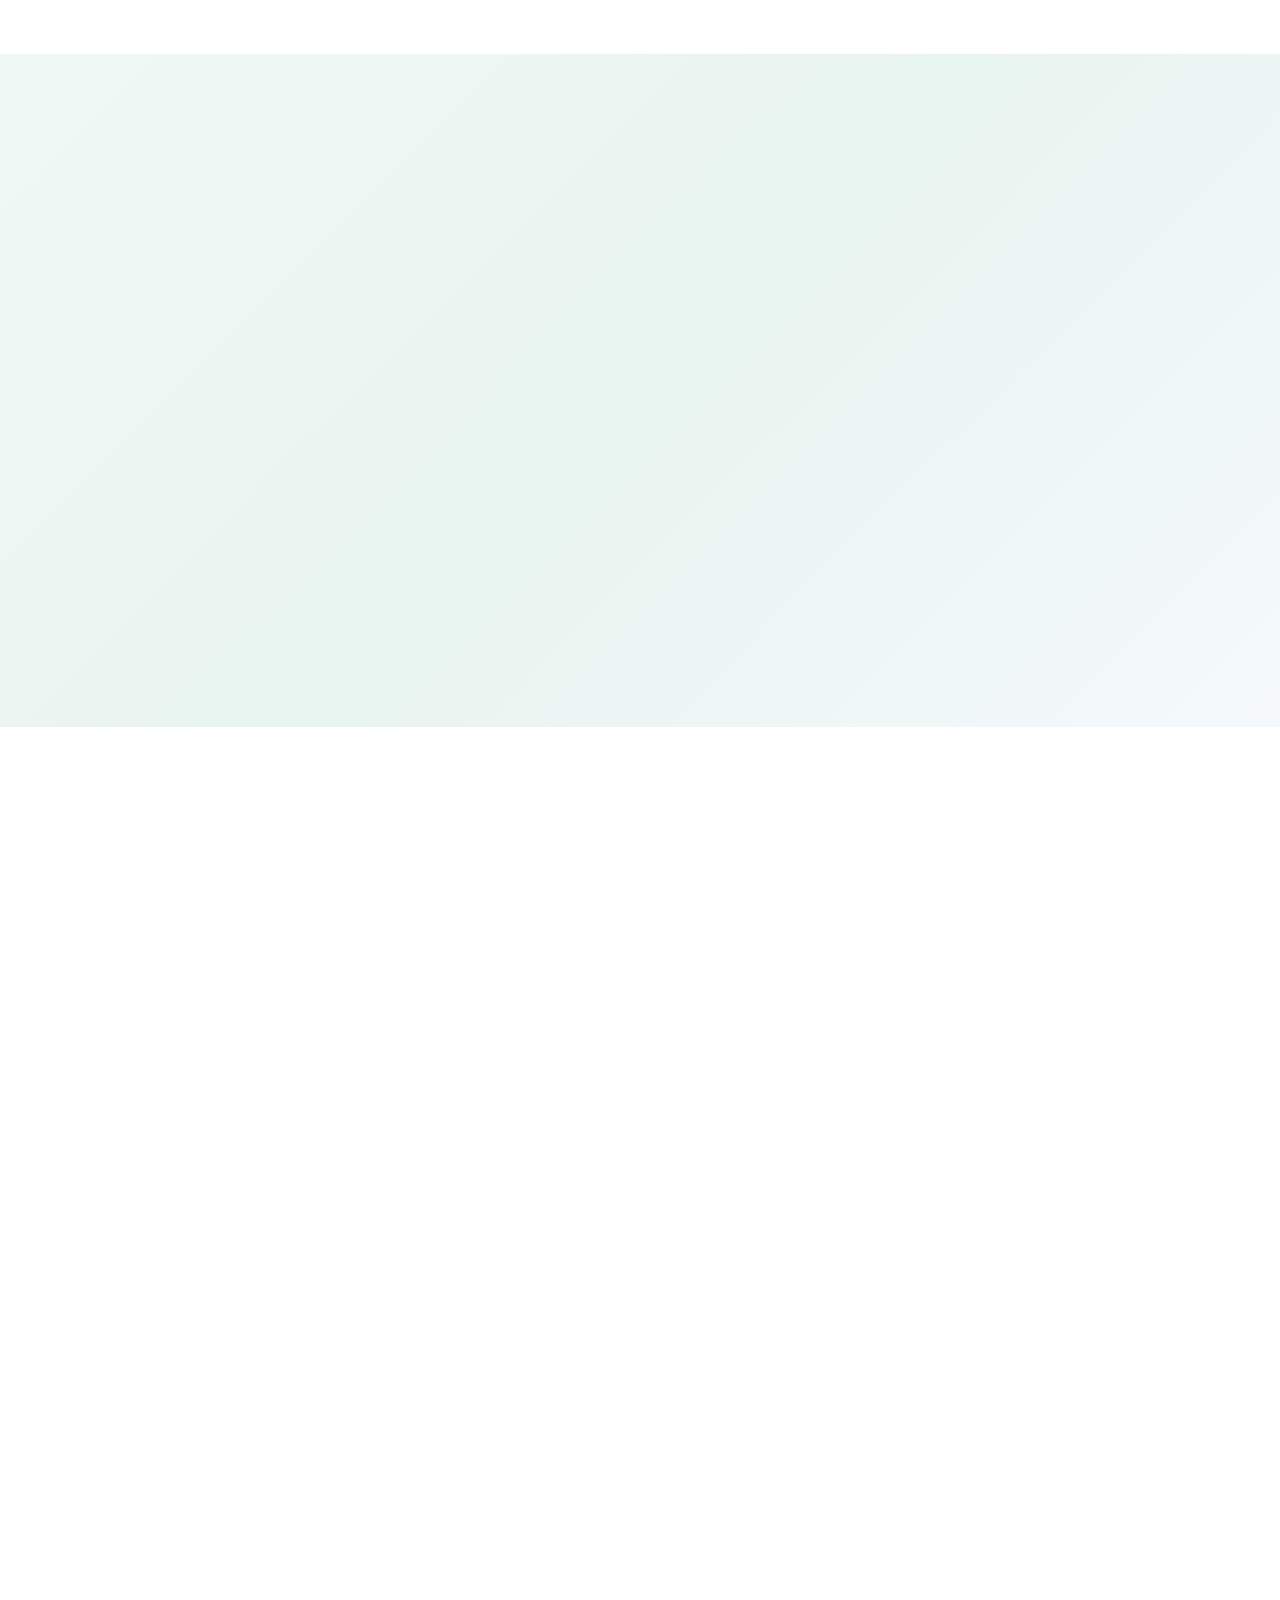
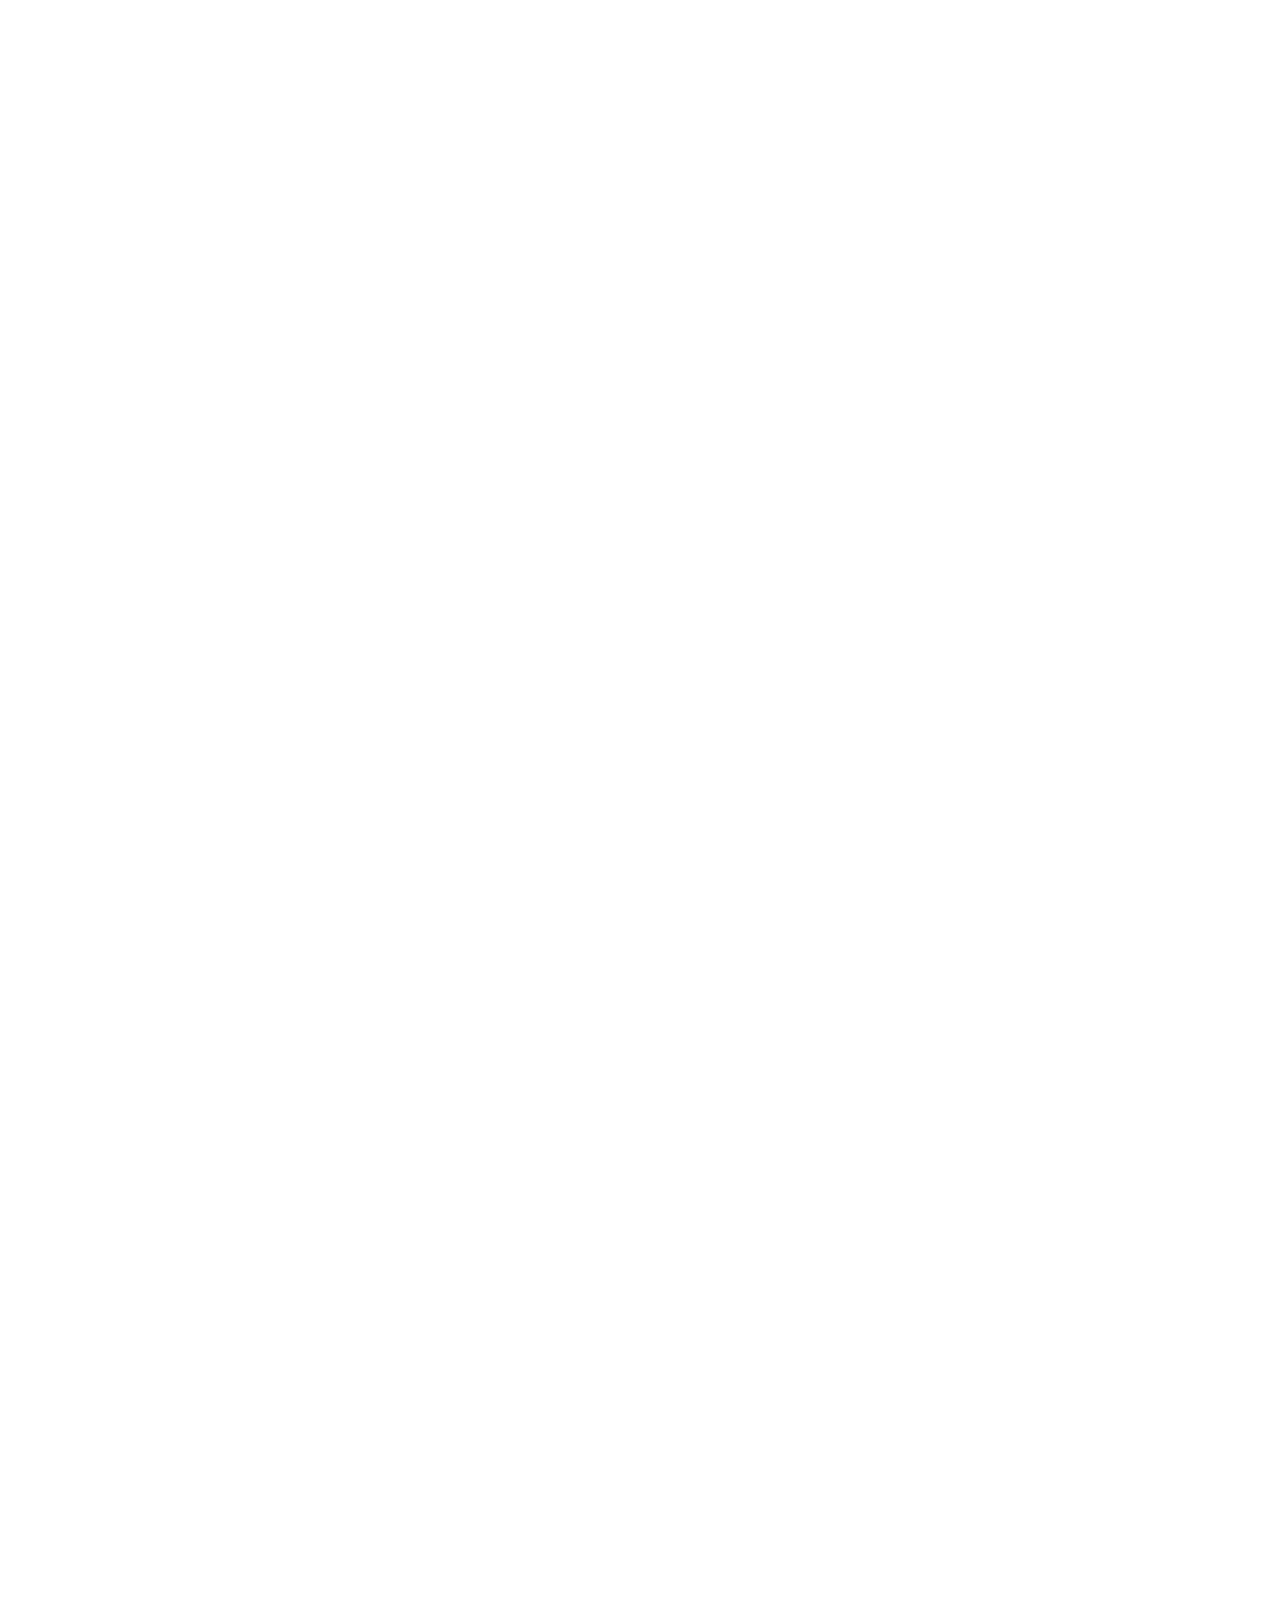
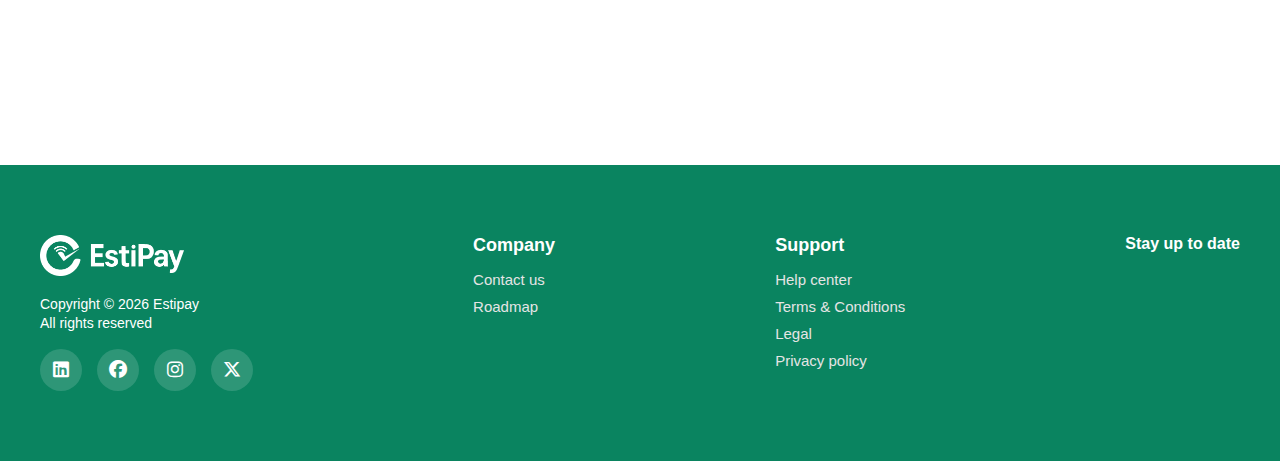
<file: public/index.html>
<!DOCTYPE html>
<html lang="en">

    <head>
        <meta charset="UTF-8">
        <meta name="viewport" content="width=device-width, initial-scale=1.0">
        <title>EstiPay</title>
        <link rel="stylesheet" href="assets/styles.css">
        <link rel="stylesheet" href="https://cdnjs.cloudflare.com/ajax/libs/font-awesome/6.5.0/css/all.min.css">
        <link rel="icon" href="assets/estipay-favicon.ico" type="image/x-icon">
        <link rel="stylesheet" href="assets/mobile-styles.css">

    </head>

    <body>
        <header class="navbar">
            <div class="logo">
                <a href="index.html">
                    <img src="assets/logo.jpg" alt="EstiPay Logo">
                </a>
            </div>

            <div class="menu-toggle">
                <i class="fa fa-bars"></i>
            </div>

            <nav class="nav-links">
                <!-- <a href="index.html" class="selected">Product</a>
                <a href="index.html">About Us</a>
                <a href="careers.html">Careers</a> -->
                <a href="index.html" class="client-login">Client Login</a>
                <!-- <button class="contact-btn nav-contact" href="contactus.html">Contact Us</button> -->
                <a href="contactus.html" class="contact-btn nav-contact">
                    Contact Us
                </a>
            </nav>
        </header>

        <section class="hero-section">
            <div class="hero-container">

                <div class="hero-left fade-in">
                    <h1 class="fade-in"> Stop Chasing Adjusters. <br>Get Paid Faster.</h1>

                    <p class="subtext fade-in animate-delay-1">
                        AI Assistant That Accelerates Insurance Approvals<br>
                        Automated coordination with every carrier, every claim, every time<br>
                        No missed calls, no lost emails, no delays
                    </p>
                    <a target="_blank" href="https://interbizconsulting.eb-sites.com/4534599536082944">
                        <button class="demo-btn fade-in animate-delay-2">Join Pilot Program</button>
                    </a>
                </div>

                <div class="hero-right">
                    <img src="assets/AI - Estipay 1.png" alt="AI Illustration" class="slide-in-right">
                    <!-- Floating decorative icons -->
                    <!-- <div class="floating-icon icon-1">💬</div>
            <div class="floating-icon icon-2">📧</div>
            <div class="floating-icon icon-3">🔍</div>
            <div class="floating-icon icon-4">⚙️</div>
            <div class="floating-icon icon-5">📢</div>
            <div class="floating-icon icon-6">💡</div> -->
                </div>

            </div>
        </section>
        <section class="damage-section fade-in">
            <h2 class="fade-in">The real damage happens after the fallout</h2>
            <p class="damage-subtext fade-in animate-delay-1">
                Work starts the moment the storm clears but payments don't. Missed calls, lost emails, and silent
                carriers drag every claim into weeks of waiting, and cash flow arrives long after the job is done.
            </p>

            <div class="damage-content">

                <!-- LEFT SIDE: Only HD image (icons baked inside) -->
                <div class="damage-image-wrapper slide-in-left">
                    <img src="assets/Group12.png" class="damage-full-img" alt="Damage Infographic">
                </div>

                <!-- RIGHT SIDE TEXT -->
                <div class="damage-points">

                    <div class="point-item circle-item fade-in">
                        <h4>Missed Calls</h4>
                        <p>Critical communications are lost when calls go unanswered, causing delays in the claims
                            process.
                        </p>
                    </div>

                    <div class="point-item lost-email fade-in animate-delay-1">
                        <h4>Lost Email</h4>
                        <p>Important messages can easily get overlooked or misdirected, leading to further disarray and
                            confusion.</p>
                    </div>

                    <div class="point-item circle-item fade-in animate-delay-2">
                        <h4>Delayed Responses</h4>
                        <p>Slow replies hinder timely decision making, forcing contractors and insurers into frustrating
                            standstills.</p>
                    </div>

                </div>
            </div>
        </section>

        <section class="assistant-section">
            <div class="assistant-box scale-in">

                <div class="assistant-left fade-in">
                    <h2 class="fade-in">Meet <span class="esti">Esti</span><span class="pay">Pay</span> Your
                        <br>AI Claims Assistant
                    </h2>

                    <p class="fade-in animate-delay-1">
                        EstiPay is the AI assistant that takes over the communication workload that slows insurance
                        claims down.
                    </p>

                    <p class="fade-in animate-delay-2">
                        It automates every back-and-forth with carriers: the calls, the follow-ups, the status checks,
                        the updates so claim progress never depends on manual chasing.
                    </p>

                    <h4 class="fade-in animate-delay-3">What it does</h4>

                    <ul>
                        <li class="fade-in animate-delay-1">Makes and receives claim, calls automatically</li>
                        <li class="fade-in animate-delay-2">Tracks every interaction in real-time</li>
                        <li class="fade-in animate-delay-3">Follows up until approval without you lifting a finger</li>
                        <li class="fade-in animate-delay-4">Routes payments the moment claims clear</li>
                    </ul>
                </div>

                <div class="assistant-right-logo">
                    <a href="index.html">
                        <img src="assets/secondImg.png" alt="EstiPay Logo">
                    </a>
                </div>

                <!-- FULL WIDTH LINE ↓↓↓ -->
                <p class="imp fade-in animate-delay-4">
                    EstiPay keeps communication moving, claims moving, and money moving while your team stays focused on
                    real work.
                </p>

            </div>
        </section>

        <section class="video-section fade-in">
            <p class="video-subtext fade-in">
                <span class="bold-text">Automation that removes up to 70% of manual effort.</span>
            </p>
            <div class="video-container scale-in animate-delay-1">
                <!-- Autoplay video with proper dimensions -->
                <!-- <img src="assets/youTube.jpg" alt="" height="350px" width="500px"> -->
                <!-- <iframe height="100px" src="https://youtu.be/dVCHcU--9aI?si=XH6aJAvjWcL8-dQ5" title="EstiPay Demo"
                frameborder="0"
                allow="accelerometer; autoplay; clipboard-write; encrypted-media; gyroscope; picture-in-picture; web-share"
                allowfullscreen>
            </iframe> -->
                <video style="width:40%; height:auto;" controls class="vedio-width">
                    <source src="assets/EstiPayv.mp4" type="video/mp4">
                </video>
            </div>
        </section>

        <section class="estipay-edge-section fade-in">
            <div class="edge-container">

                <div class="edge-left slide-in-left">
                    <h2 class="fade-in">The <span class="esti">Esti</span><span class="pay">Pay</span> Edge Why<br>AI
                        Automation Matters</h2>

                    <div class="edge-features">

                        <div class="feature-item fade-in animate-delay-1">
                            <img src="assets/Frame13.png" alt="">
                            <div>
                                <h4>Faster Approvals</h4>
                                <p>Faster cash flow</p>
                            </div>
                        </div>

                        <div class="feature-item fade-in animate-delay-2">
                            <img src="assets/Frame12.png" alt="">
                            <div>
                                <h4>Effortless Compliance</h4>
                                <p>Zero friction</p>
                            </div>
                        </div>

                        <div class="feature-item fade-in animate-delay-3">
                            <img src="assets/Frame15.png" alt="">
                            <div>
                                <h4>Scalable Intelligence</h4>
                                <p>Long-term retention</p>
                            </div>
                        </div>

                        <div class="feature-item fade-in animate-delay-4">
                            <img src="assets/Frame14.png" alt="">
                            <div>
                                <h4>Smarter Payments</h4>
                                <p>Instant liquidity</p>
                            </div>
                        </div>

                    </div>
                </div>

                <div class="edge-right-img">
                    <img src="assets/OBJECTS.png" alt="EstiPay Features Illustration"
                        style="display: block !important; width: 100%; max-width: 600px; height: auto; visibility: visible !important; opacity: 1 !important;">
                </div>

            </div>
        </section>
        <div class="impact-section fade-in">
            <div class="impact-container">

                <div class="impact-left-img">
                    <img src="assets/Group.png" alt="Impact Illustration">
                </div>

                <div class="impact-right slide-in-right">
                    <h2 class="fade-in">Impact <span>Metrics</span></h2>
                    <p class="impact-subtext fade-in animate-delay-1">
                        See the impact when automation replaces back-and-forth faster
                        <br> replies, fewer delays, smoother workflows.
                    </p>

                    <div class="metrics-table fade-in">
                        <!-- <div class="metrics-header fade-in animate-delay-2">
                            <div class="before-head ml-5">Before</div>
                            <div class="after-head ml-10">After</div>
                        </div> -->

                        <div class="vis metric-row fade-in animate-delay-1 ">
                            <div class="metric-title" style="visibility: hidden;">Claim Approval Time</div>
                            <div class="before-head"> <B>Before</B> </div>
                            <div class="metric-arrow" style="visibility: hidden;">➜</div>
                            <div class="after-head"> <b>After</b> </div>
                        </div>
                    </div>

                    <div class="metrics-table fade-in">

                        <div class="metric-row fade-in animate-delay-1">
                            <div class="metric-title">Claim Approval Time</div>
                            <div class="metric-before"> Months </div>
                            <div class="metric-arrow">➜</div>
                            <div class="metric-after"> Days </div>
                        </div>

                        <div class="metric-row fade-in animate-delay-2">
                            <div class="metric-title">Manual Follow-Ups</div>
                            <div class="metric-before">6–8 per claim</div>
                            <div class="metric-arrow">➜</div>
                            <div class="metric-after">0</div>
                        </div>

                        <div class="metric-row fade-in animate-delay-3">
                            <div class="metric-title">User Satisfaction</div>
                            <div class="metric-before">62%</div>
                            <div class="metric-arrow">➜</div>
                            <div class="metric-after">96%</div>
                        </div>

                        <div class="metric-row fade-in animate-delay-4">
                            <div class="metric-title">Payment Timeline</div>
                            <div class="metric-before">1–2 Months</div>
                            <div class="metric-arrow">➜</div>
                            <div class="metric-after"> 2-3 Weeks </div>
                        </div>

                    </div>
                </div>


            </div>
        </div>

        <section class="compliance-overlay-section fade-in">
            <div class="compliance-content slide-in-left">

                <h2 class="fade-in">
                    Trust Built In <br>
                    <span>Compliance</span> at the Core
                </h2>

                <p class="comp-desc fade-in animate-delay-1">
                    For EstiPay, compliance isn't optional it's our operating system.
                    Every claim action, every call, every AI-triggered message is encrypted, authenticated and tracked
                    with
                    absolute clarity.
                    Your data stays protected not because we follow the rules, but because <b>we're built to stay ahead
                        of
                        them.</b>
                </p>

                <h4 class="comp-points-title fade-in animate-delay-2">What This Means for You</h4>

                <ul class="comp-points">
                    <li><img src="assets/Frame.png"> End-to-end encryption</li>
                    <li><img src="assets/Frame-1.png"> Real-time audit trails</li>
                    <li><img src="assets/Frame-2.png"> Real-Time Regulatory Compliance
                    </li>
                </ul>

            </div>
        </section>
        <footer class="footer">
            <div class="footer-container">

                <div class="footer-brand">
                    <div class="footer-logo">
                        <a href="index.html">
                            <img src="assets/estipayLogo.png" alt="" class="footer_image">
                        </a>
                    </div>

                    <p>Copyright © 2026 Estipay <br>All rights reserved</p>

                    <div class="social-icons">
                        <a href="https://www.linkedin.com/company/estipay/" target="_blank">
                            <i class="fa-brands fa-linkedin"></i>
                        </a>
                        <a href="https://www.facebook.com/profile.php?id=61584729181199" target="_blank">
                            <i class="fa-brands fa-facebook"></i>
                        </a>
                        <a href="https://www.instagram.com/estipay.ai/" target="_blank">
                            <i class="fa-brands fa-instagram"></i>
                        </a>
                        <a href="https://x.com/EstipayAi" target="_blank">
                            <i class="fa-brands fa-x-twitter"></i>
                        </a>
                    </div>

                </div>

                <div class="footer-column">
                    <h4>Company</h4>
                    <!-- 
                    <a href="index.html">About us</a>
                    <a href="careers.html">Careers</a> -->
                    <a href="contactus.html">Contact us</a>
                    <a href="https://drive.google.com/file/d/1D1hhFLXST1OLoVhQkiR43nu1NXprEUlQ/view">Roadmap</a>
                </div>

                <div class="footer-column">
                    <h4>Support</h4>
                    <a href="#">Help center</a>
                    <a href="#">Terms &amp; Conditions</a>
                    <a href="#">Legal</a>
                    <a href="#">Privacy policy</a>
                </div>

                <div class="footer-column-newsletter">

                    <section class="header">
                        <h4>Stay up to date</h4>
                    </section>

                    <!-- <form id="subscribe-form">
                    <div class="subscribe-box">
                        <input type="email" id="subscribe-email" name="email" placeholder="Your email address" required>
                        <button id="subscribe-btn" type="submit">
                            <i class="fa-regular fa-paper-plane"></i>
                        </button>
                    </div>
                </form> -->

                    <section class="body">
                        <div class="engage-hub-form-embed" id="eh_form_6529917257515008" data-id="6529917257515008">
                        </div>
                    </section>
                </div>
        </footer>
        <!-- <footer id="footer" class="fusion-footer-copyright-area">
        <div class="fusion-row">
            <div class="fusion-copyright-content">
                <div class="fusion-copyright-notice">
                    <div>
                        <span id="copy_left">2025 <span class="esti">Esti</span><span class="pay">Pay</span>
                            | All Rights Reserved.
                        </span>
                        <span id="copy_right">
                            <a target="_blank"
                                href="https://drive.google.com/file/d/1tdJEh5UBdtBsxGQ81MmS4Y0dsyz53vv1/view">
                                <i>Roadmap</i>
                            </a> |
                            <a href=""><i>Terms &amp; Conditions</i></a> |
                            <a href=""><i>Privacy Policy</i></a>
                        </span>
                    </div>
                </div>
                <div class="fusion-social-links-footer" style="display: none;"></div>
            </div>
        </div>
    </footer> -->
        <script src="assets/script.js"></script>
        <!-- ================= EngageBay OFFICIAL Integration ================= -->
        <script type="text/javascript">
            var EhAPI = EhAPI || {}; EhAPI.after_load = function () { EhAPI.set_account( 'hedd10f6tqki3gqusm6u26s89p', 'interbizconsulting' ); EhAPI.execute( 'rules' ); }; ( function ( d, s, f ) { var sc = document.createElement( s ); sc.type = 'text/javascript'; sc.async = true; sc.src = f; var m = document.getElementsByTagName( s )[ 0 ]; m.parentNode.insertBefore( sc, m ); } )( document, 'script', '//d2p078bqz5urf7.cloudfront.net/jsapi/ehform.js?v' + new Date().getHours() );
        </script>
    </body>

</html>
</file>
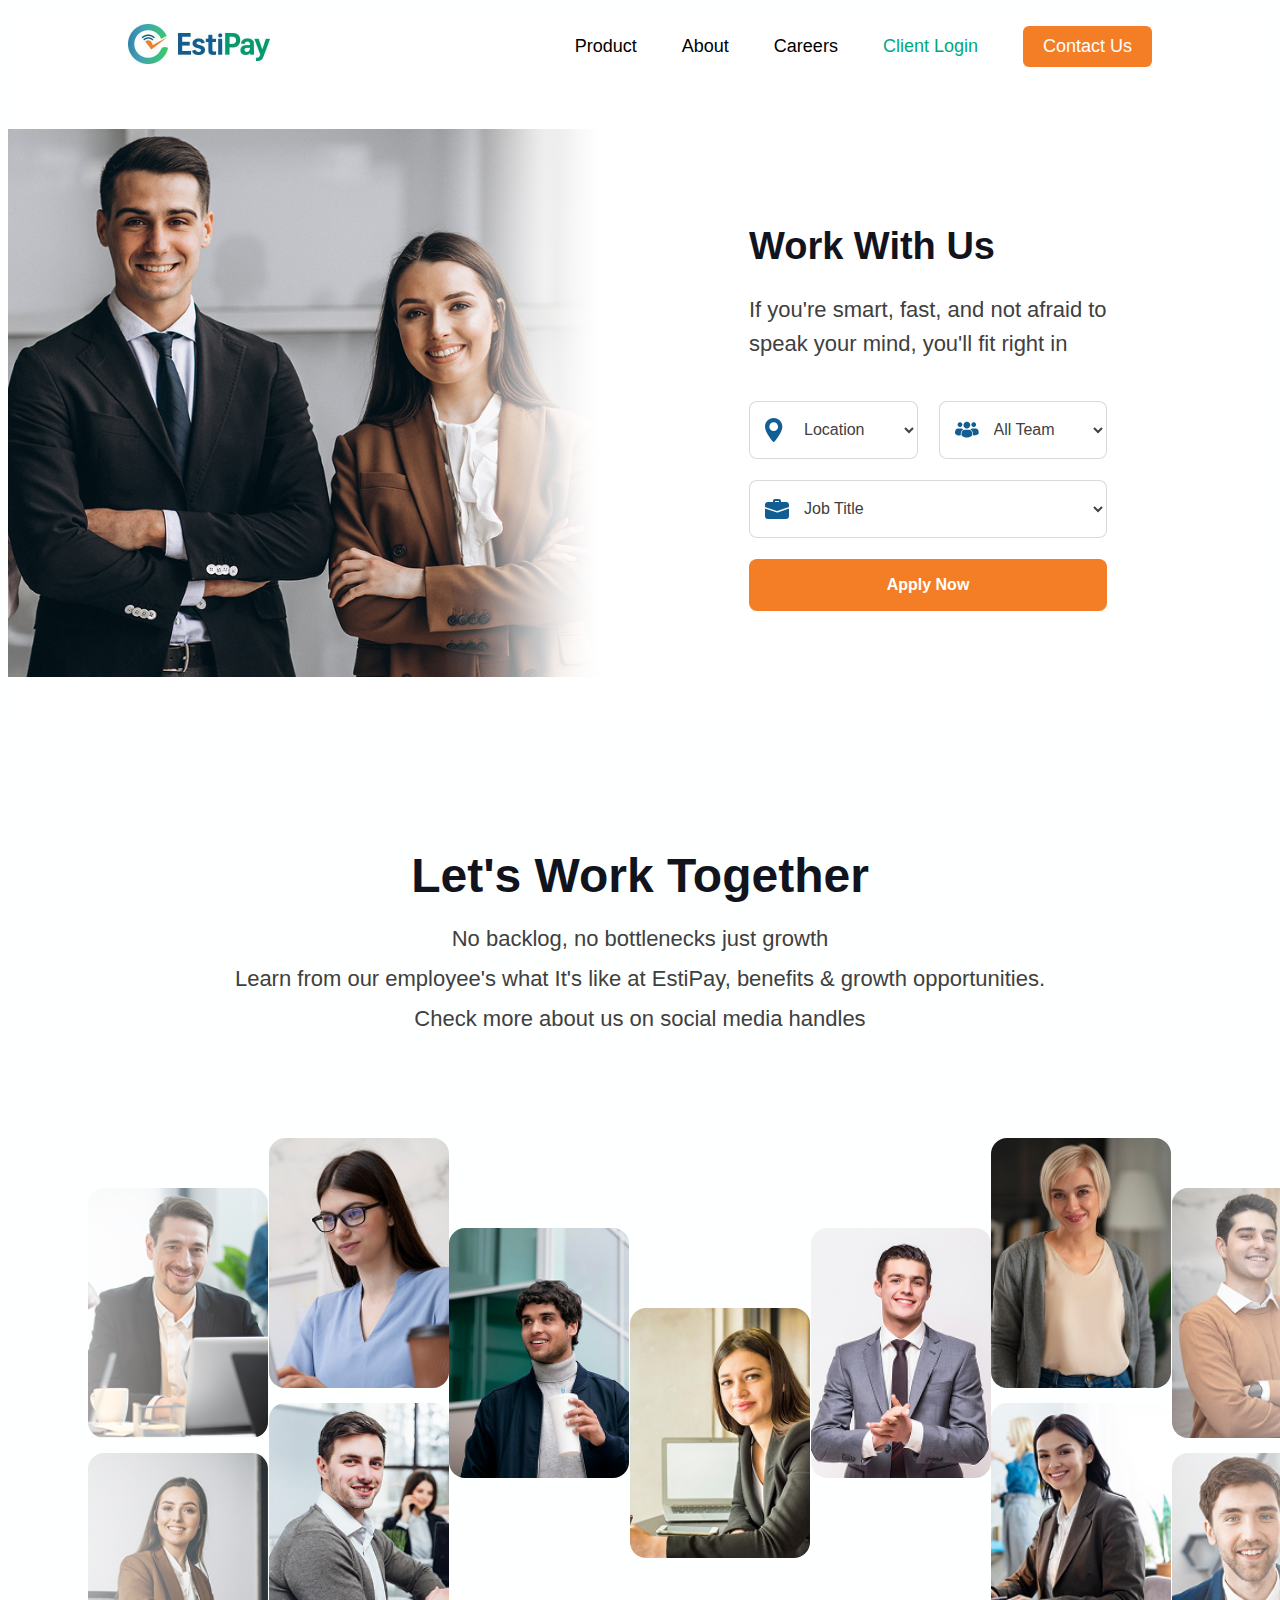
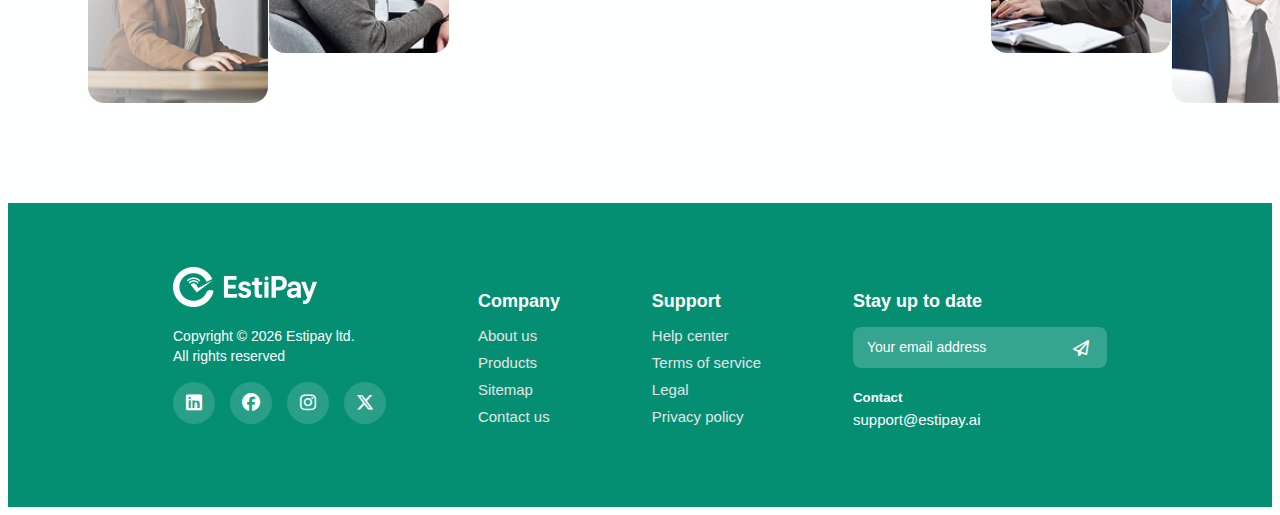
<file: careers.html>
<!DOCTYPE html>
<html lang="en">
<head>
    <meta charset="UTF-8">
    <meta name="viewport" content="width=device-width, initial-scale=1.0">
    <title>Careers</title>
    <link rel="stylesheet" href="assets/styles.css">
    <link rel="stylesheet" href="assets/careers.css">
    <link rel="stylesheet" href="https://cdnjs.cloudflare.com/ajax/libs/font-awesome/6.5.0/css/all.min.css">
</head>
<body>
        <!-- Header -->
        <header class="navbar">
            <div class="logo">
                   <a href="index.html">
                <img src="assets/logo.jpg" alt="EstiPay Logo">
                </a>
            </div>
        
            <div class="menu-toggle">
                <i class="fa fa-bars"></i>
            </div>
        
            <nav class="nav-links">
                <a href="index.html">Product</a>
                <a href="index.html">About</a>
                <a href="careers.html">Careers</a>
                <a href="#" class="client-login">Client Login</a>
                <!-- <button class="contact-btn nav-contact" href="contactus.html">Contact Us</button> -->
               <a href="contactus.html" class="contact-btn nav-contact">
                Contact Us
            </a>
            </nav>
        </header>

        <!-- Hero Section -->
        <section class="hero-section-careers">
            <div class="hero-image">
                <img src="assets/Careers Main.jpg" alt="Business professionals">
                <div class="hero-gradient"></div>
            </div>
            
            <div class="hero-content">
                <div class="work-with-us">
                    <h1 class="hero-title">Work With Us</h1>
                    <p class="hero-subtitle">If you're smart, fast, and not afraid to speak your mind, you'll fit right in</p>
                    
                    <form class="application-form">
                        <div class="form-row">
                            <div class="form-group">
                                <div class="form-input-wrapper">
                                    <svg class="input-icon" viewBox="0 0 24 24" fill="none">
                                        <path d="M8.69189 0C3.89916 0 0 3.89916 0 8.69184C0 14.6397 7.77839 23.3715 8.10956 23.7404C8.42062 24.0868 8.96372 24.0862 9.27422 23.7404C9.60539 23.3715 17.3838 14.6397 17.3838 8.69184C17.3837 3.89916 13.4846 0 8.69189 0ZM8.69189 13.065C6.28055 13.065 4.31883 11.1032 4.31883 8.69184C4.31883 6.2805 6.28059 4.31878 8.69189 4.31878C11.1032 4.31878 13.0649 6.28055 13.0649 8.69189C13.0649 11.1032 11.1032 13.065 8.69189 13.065Z" fill="#125E92"/>
                                    </svg>
                                    <select class="form-input">
                                        <option>Location</option>
                                        <option>New York</option>
                                        <option>San Francisco</option>
                                        <option>Remote</option>
                                    </select>
                                </div>
                            </div>
                            
                            <div class="form-group">
                                <div class="form-input-wrapper">
                                    <svg class="input-icon"  width="26" height="18" viewBox="0 0 26 18" fill="none" xmlns="http://www.w3.org/2000/svg">
                                        <path d="M7.03328 13.0814V14.2948C7.02456 14.5401 7.10631 14.7801 7.26297 14.969C8.72892 16.6873 10.7011 17.1105 12.8455 17.1105C14.9898 17.1105 16.9634 16.6873 18.428 14.969C18.5856 14.7805 18.6679 14.5404 18.6589 14.2948V13.0814C18.6589 11.8378 18.2401 10.7134 17.5645 9.90142C16.9061 9.10681 16.0011 8.61484 15.0114 8.61484H10.6808C9.69099 8.61484 8.78607 9.10703 8.12627 9.90142C7.45208 10.7133 7.03328 11.8378 7.03328 13.0814ZM15.44 1.07447C14.927 0.561427 14.2733 0.212039 13.5617 0.07049C12.8501 -0.0710587 12.1125 0.00158997 11.4421 0.27925C10.7718 0.55691 10.1989 1.02711 9.79576 1.63039C9.39266 2.23367 9.17751 2.94293 9.17751 3.66849C9.17751 4.39405 9.39266 5.10332 9.79576 5.7066C10.1989 6.30988 10.7718 6.78008 11.4421 7.05774C12.1125 7.3354 12.8501 7.40805 13.5617 7.2665C14.2733 7.12495 14.927 6.77556 15.44 6.26251C15.7807 5.9219 16.051 5.51749 16.2354 5.07241C16.4198 4.62732 16.5147 4.15027 16.5147 3.66849C16.5147 3.18672 16.4198 2.70967 16.2354 2.26458C16.051 1.81949 15.7807 1.41509 15.44 1.07447ZM19.4132 14.7667C20.6468 14.903 22.1758 14.8356 23.2946 14.454C24.1529 14.1695 24.9158 13.6532 25.4992 12.9623C25.6302 12.805 25.6982 12.6047 25.6899 12.4001V11.3329C25.6899 10.2514 25.3271 9.27322 24.7404 8.56748C24.1696 7.88044 23.3878 7.45443 22.5315 7.45443H18.7275C17.9989 7.45443 17.3405 7.75854 16.8184 8.24909C16.8124 8.25454 16.8078 8.26134 16.805 8.26893C16.8022 8.27651 16.8013 8.28466 16.8022 8.29269C16.8032 8.30072 16.8061 8.3084 16.8107 8.31508C16.8152 8.32177 16.8213 8.32727 16.8284 8.33112C18.4636 9.21607 19.4117 11.1338 19.4117 13.0817V14.2951C19.4121 14.433 19.3977 14.5705 19.3687 14.7053C19.3671 14.7123 19.3671 14.7195 19.3685 14.7266C19.37 14.7336 19.3729 14.7402 19.3771 14.7461C19.3813 14.7519 19.3867 14.7568 19.3929 14.7604C19.3991 14.764 19.406 14.7662 19.4131 14.767L19.4132 14.7667ZM22.1155 1.31258C21.7556 0.952769 21.297 0.707766 20.7978 0.608552C20.2986 0.509338 19.7812 0.560367 19.311 0.755189C18.8408 0.95001 18.4389 1.27987 18.1562 1.70308C17.8734 2.12628 17.7225 2.62381 17.7225 3.13277C17.7225 3.64174 17.8734 4.13927 18.1562 4.56247C18.4389 4.98567 18.8408 5.31554 19.311 5.51036C19.7812 5.70518 20.2986 5.75621 20.7978 5.657C21.297 5.55778 21.7556 5.31278 22.1155 4.95297C22.5982 4.47017 22.8693 3.81545 22.8693 3.13277C22.8693 2.4501 22.5982 1.79538 22.1155 1.31258ZM7.21556 1.31258C6.85556 0.952583 6.39689 0.70742 5.89756 0.608096C5.39822 0.508772 4.88065 0.559748 4.41028 0.754579C3.93992 0.949409 3.5379 1.27934 3.25505 1.70266C2.9722 2.12597 2.82122 2.62366 2.82122 3.13277C2.82122 3.64189 2.9722 4.13958 3.25505 4.56289C3.5379 4.98621 3.93992 5.31614 4.41028 5.51097C4.88065 5.7058 5.39822 5.75678 5.89756 5.65745C6.39689 5.55813 6.85556 5.31297 7.21556 4.95297C7.69777 4.46994 7.9686 3.8153 7.9686 3.13277C7.9686 2.45025 7.69777 1.79561 7.21556 1.31258ZM6.28035 14.2954V13.0814C6.28035 11.1335 7.22704 9.2158 8.86362 8.33085C8.87073 8.32699 8.87682 8.3215 8.88137 8.31481C8.88592 8.30812 8.88881 8.30044 8.88979 8.29242C8.89077 8.28439 8.88981 8.27624 8.887 8.26865C8.88419 8.26107 8.87961 8.25427 8.87363 8.24882C8.35011 7.75827 7.69172 7.45415 6.96454 7.45415H3.16053C2.30424 7.45415 1.52253 7.88017 0.951652 8.56721C0.365019 9.27311 0.000691498 10.2514 0.000691498 11.3329V12.4001C-0.00771879 12.6049 0.0608347 12.8055 0.192863 12.9623C1.46943 14.4612 3.19209 14.8284 5.06246 14.8284C5.46874 14.8304 5.87482 14.8098 6.27882 14.7667C6.2859 14.7659 6.29272 14.7635 6.29886 14.7599C6.305 14.7562 6.31032 14.7514 6.31449 14.7456C6.31866 14.7398 6.3216 14.7332 6.32311 14.7262C6.32462 14.7193 6.32468 14.7121 6.32328 14.7051C6.29425 14.5703 6.27982 14.4328 6.28024 14.2949L6.28035 14.2954Z" fill="#125E92"/>
                                        </svg>
                                        
                                    <select class="form-input">
                                        <option>All Team</option>
                                        <option>Engineering</option>
                                        <option>Design</option>
                                        <option>Marketing</option>
                                    </select>
                                </div>
                            </div>
                        </div>
                        
                        <div class="form-group">
                            <div class="form-input-wrapper">
                                <svg class="input-icon"  width="24" height="20" viewBox="0 0 24 20" fill="none" xmlns="http://www.w3.org/2000/svg">
                                    <path d="M15 4.5C14.7348 4.5 14.4804 4.39464 14.2929 4.20711C14.1054 4.01957 14 3.76522 14 3.5V2H10V3.5C10 3.76522 9.89464 4.01957 9.70711 4.20711C9.51957 4.39464 9.26522 4.5 9 4.5C8.73478 4.5 8.48043 4.39464 8.29289 4.20711C8.10536 4.01957 8 3.76522 8 3.5V2C8 0.897 8.897 0 10 0H14C15.103 0 16 0.897 16 2V3.5C16 3.76522 15.8946 4.01957 15.7071 4.20711C15.5196 4.39464 15.2652 4.5 15 4.5ZM12.71 13.38C12.2293 13.5452 11.7061 13.5381 11.23 13.36L0 9.62V17.25C0 18.77 1.23 20 2.75 20H21.25C22.77 20 24 18.77 24 17.25V9.62L12.71 13.38Z" fill="#125E92"/>
                                    <path d="M24 5.75V8.04L12.24 11.96C12.16 11.99 12.08 12 12 12C11.92 12 11.84 11.99 11.76 11.96L0 8.04V5.75C0 4.23 1.23 3 2.75 3H21.25C22.77 3 24 4.23 24 5.75Z" fill="#125E92"/>
                                </svg>                                    
                                <select class="form-input">
                                    <option>Job Title</option>
                                    <option>Software Engineer</option>
                                    <option>Product Manager</option>
                                    <option>UI/UX Designer</option>
                                </select>
                            </div>
                        </div>
                        
                        <button type="submit" class="apply-btn">Apply Now</button>
                    </form>
                </div>
            </div>
        </section>

        <!-- Let's Work Together Section -->
        <section class="work-together-section">
            <h2 class="section-title">Let's Work Together</h2>
            <p class="section-tagline">No backlog, no bottlenecks just growth</p>
            <p class="section-description">Learn from our employee's what It's like at EstiPay, benefits & growth opportunities.</p>
            <p class="section-description">Check more about us on social media handles</p>
        </section>

        <!-- Employee Photos Grid -->
        <div class="photos-grid">
            <div class="grid-gradient-left"></div>

             <div class="display-flex space-between">
                 <div class="photo-container display-flex flex-direction-column column-gap-15px" style="padding-top: 50px;">
                     <div class="photo-item photo-top-middle-right">
                         <img src="assets/intern3.png" alt="Employee 3">
                     </div>
                     <div class="photo-item photo-top-right">
                         <img src="assets/intern4.png" alt="Employee 4">
                     </div>
                 </div>

                 <div class="photo-container display-flex flex-direction-column column-gap-15px">
                     <div class="photo-item photo-middle-left">
                         <img src="assets/intern5.png" alt="Employee 5">
                     </div>
                     <div class="photo-item photo-middle-center">
                         <img src="assets/intern6.png" alt="Employee 6">
                     </div>
                 </div>

                 <div class="photo-container display-flex flex-direction-column" style="padding-top: 90px;">
                     <div class="photo-item photo-middle-right">
                         <img src="assets/intern7.png" alt="Employee 7">
                     </div>
                 </div>

                 <div class="photo-container display-flex flex-direction-column" style="padding-top: 170px;">
                     <div class="photo-item photo-bottom-left">
                         <img src="assets/intern8.png" alt="Employee 8">
                     </div>
                 </div>

                 <div class="photo-container display-flex flex-direction-column" style="padding-top: 90px;">
                     <div class="photo-item photo-bottom-middle-left">
                         <img src="assets/intern9.jpg" alt="Employee 9">
                     </div>
                 </div>

                 <div class="photo-container display-flex flex-direction-column column-gap-15px">
                     <div class="photo-item photo-bottom-middle-right">
                         <img src="assets/intern10.jpg" alt="Employee 10">
                     </div>
                     <div class="photo-item photo-bottom-right">
                         <img src="assets/intern11.png" alt="Employee 11">
                     </div>
                 </div>
                  <div class="photo-container display-flex flex-direction-column column-gap-15px" style="padding-top: 50px;">
                      <div class="photo-item photo-top-left">
                          <img src="assets/intern1.jpg" alt="Employee 1">
                      </div>
                      <div class="photo-item photo-top-middle-left">
                          <img src="assets/intern2.png" alt="Employee 2">
                      </div>
                  </div>
             </div>
            
             <div class="grid-gradient-right"></div>
            
            
        </div>

        <!-- Footer -->
        <footer class="footer">
            <div class="footer-container">
        
                <div class="footer-brand">
                    <div class="footer-logo">
                        <img src="assets/estipayLogo.png" alt="" class="footer_image">
                    </div>
        
                    <p>Copyright © 2026 Estipay ltd.<br>All rights reserved</p>
        
        <div class="social-icons">
            <i class="fa-brands fa-linkedin"></i>
           <i class="fa-brands fa-facebook"></i>
           <i class="fa-brands fa-instagram"></i>
            <i class="fa-brands fa-x-twitter"></i>
          
        </div>
        
                </div>
        
                <div class="footer-column">
                    <h4>Company</h4>
                    <a href="#">About us</a>
                    <a href="#">Products</a>
                    <a href="#">Sitemap</a>
                    <a href="#">Contact us</a>
                </div>
        
                <div class="footer-column">
                    <h4>Support</h4>
                    <a href="#">Help center</a>
                    <a href="#">Terms of service</a>
                    <a href="#">Legal</a>
                    <a href="#">Privacy policy</a>
                </div>
        
                <div class="footer-column">
                    <h4>Stay up to date</h4>
        
                    <div class="subscribe-box">
                        <input type="email" placeholder="Your email address">
                        <button><i class="fa-regular fa-paper-plane"></i></button>
                    </div>
        
                    <h5 class="mb0">Contact</h5>
                    <p class="footer-email">support@estipay.ai</p>
                </div>
        
            </div>
        </footer> 
        <script src="assets/script.js"></script>
</body>
</html>
</file>
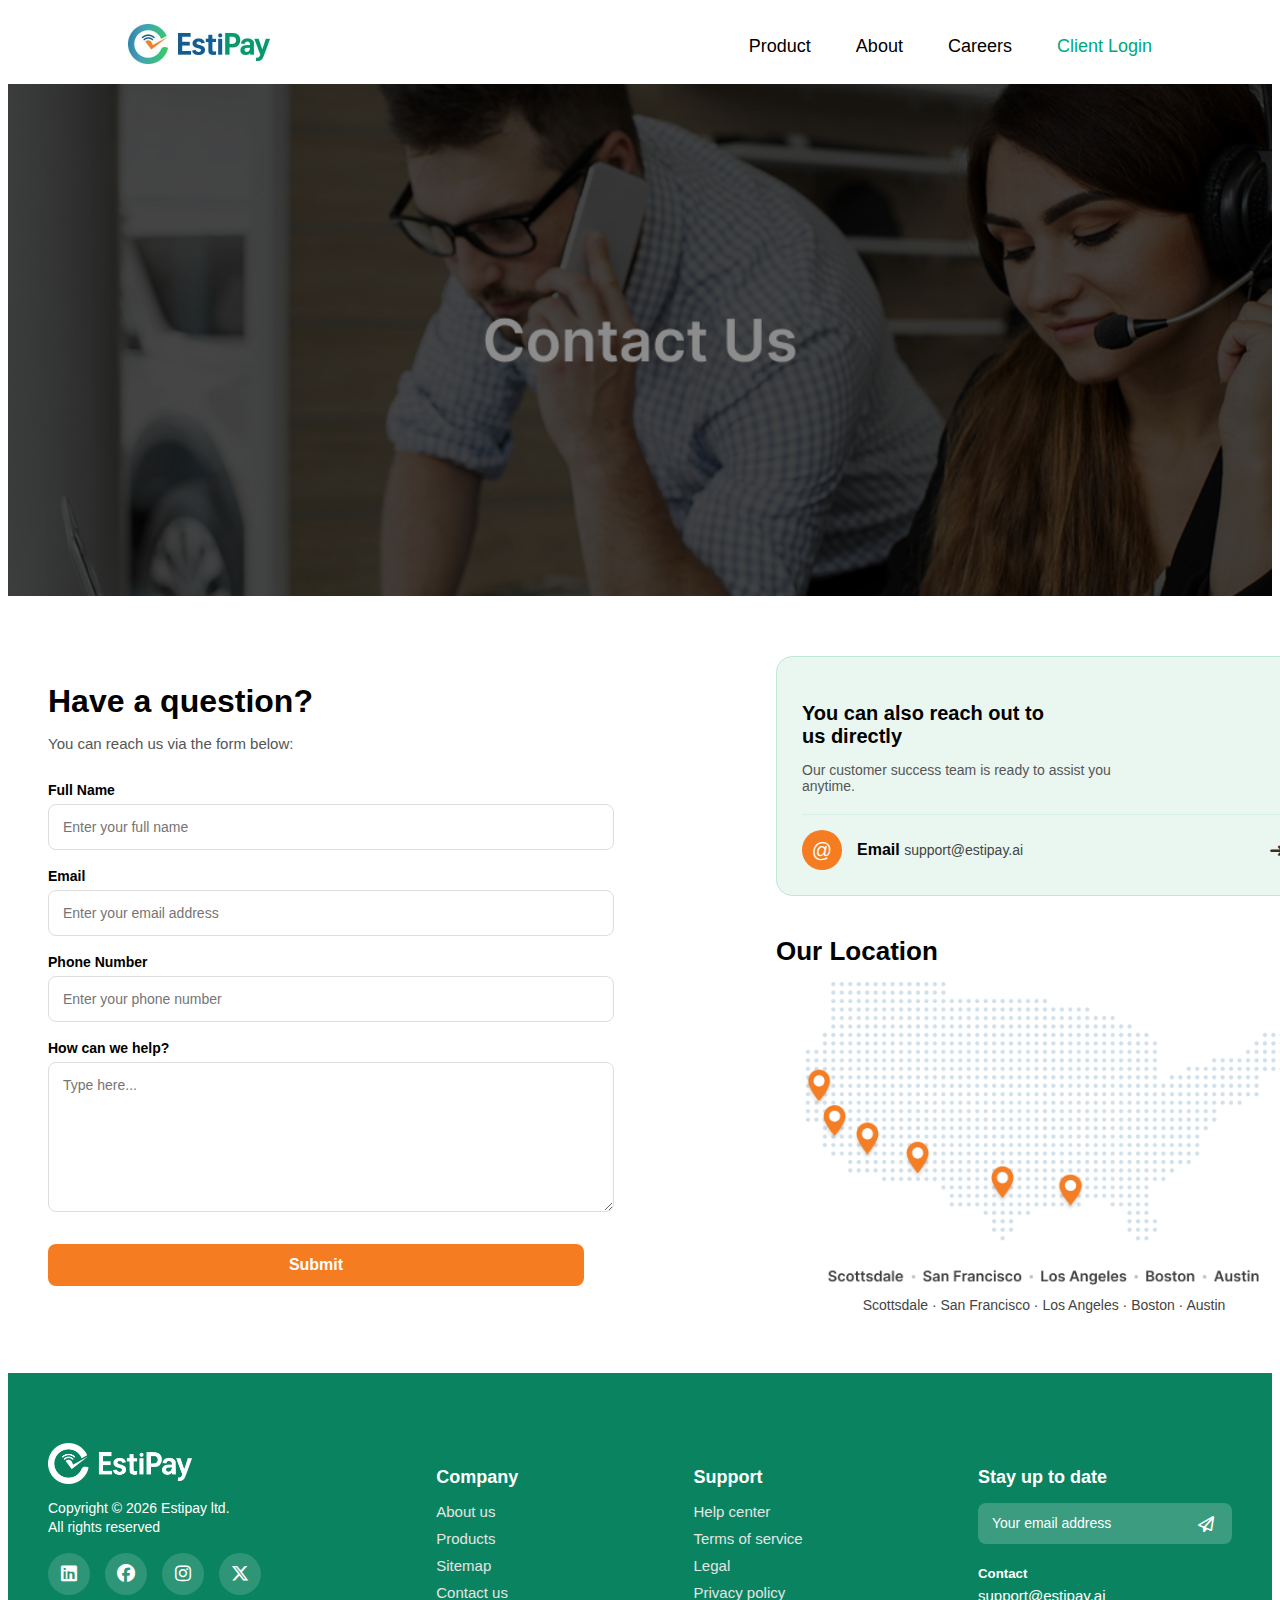
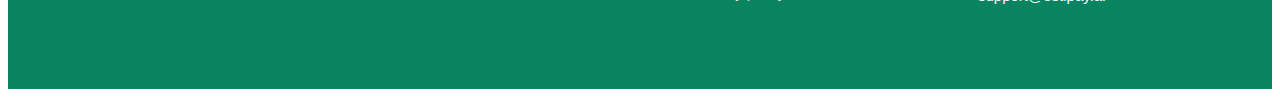
<file: contactus.html>
<!DOCTYPE html>
<html lang="en">
<head>
    <meta charset="UTF-8">
    <meta name="viewport" content="width=device-width, initial-scale=1.0">
    <title>EstiPay</title>
       <link rel="stylesheet" href="assets/styles.css">
        <link rel="stylesheet" href="assets/contactus.css">
<link rel="stylesheet" href="https://cdnjs.cloudflare.com/ajax/libs/font-awesome/6.5.0/css/all.min.css">

</head>
<body>
<header class="navbar">
    <div class="logo">
           <a href="index.html">
        <img src="assets/logo.jpg" alt="EstiPay Logo">
        </a>
    </div>

    <div class="menu-toggle">
        <i class="fa fa-bars"></i>
    </div>

    <nav class="nav-links">
        <a href="index.html">Product</a>
        <a href="#">About</a>
        <a href="#">Careers</a>
        <a href="#" class="client-login">Client Login</a>
    </nav>
</header>
<section class="contact-banner">
    <div class="contact-banner-overlay"></div>
</section>
<section class="contact-section">

    <div class="contact-left">
        <h2>Have a question?</h2>
        <p>You can reach us via the form below:</p>

        <form class="contact-form">
            <label>Full Name</label>
            <input type="text" placeholder="Enter your full name">

            <label>Email</label>
            <input type="email" placeholder="Enter your email address">

            <label>Phone Number</label>
            <input type="text" placeholder="Enter your phone number">

            <label>How can we help?</label>
            <textarea placeholder="Type here..."></textarea>

            <button type="submit">Submit</button>
        </form>
    </div>

    <div class="contact-right">
        
        <div class="contact-card">
            <h3>You can also reach out to <br> us directly</h3>
            <p>Our customer success team is ready to assist you <br> anytime.</p>

            <div class="contact-email-box">
                <div class="email-icon">@</div>
                <div class="email-details">
                    <strong>Email</strong>
                    <span>support@estipay.ai</span>
                </div>
                <div class="arrow">➜</div>
            </div>
        </div>

        <h2 class="location-heading">Our Location</h2>
        <img src="assets/location.png" class="location-map">

        <div class="location-list">
            Scottsdale · San Francisco · Los Angeles · Boston · Austin
        </div>

    </div>

</section>

<footer class="footer">
    <div class="footer-container">

        <div class="footer-brand">
            <div class="footer-logo">
                <img src="assets/estipayLogo.png" alt="" class="footer_image">
            </div>

            <p>Copyright © 2026 Estipay ltd.<br>All rights reserved</p>

<div class="social-icons">
    <i class="fa-brands fa-linkedin"></i>
   <i class="fa-brands fa-facebook"></i>
   <i class="fa-brands fa-instagram"></i>
    <i class="fa-brands fa-x-twitter"></i>
  
</div>

        </div>

        <div class="footer-column">
            <h4>Company</h4>
            <a href="#">About us</a>
            <a href="#">Products</a>
            <a href="#">Sitemap</a>
            <a href="#">Contact us</a>
        </div>

        <div class="footer-column">
            <h4>Support</h4>
            <a href="#">Help center</a>
            <a href="#">Terms of service</a>
            <a href="#">Legal</a>
            <a href="#">Privacy policy</a>
        </div>

        <div class="footer-column">
            <h4>Stay up to date</h4>

            <div class="subscribe-box">
                <input type="email" placeholder="Your email address">
                <button><i class="fa-regular fa-paper-plane"></i></button>
            </div>

            <h5 class="mb0">Contact</h5>
            <p class="footer-email">support@estipay.ai</p>
        </div>

    </div>
</footer>  
</body>
</html>
</file>
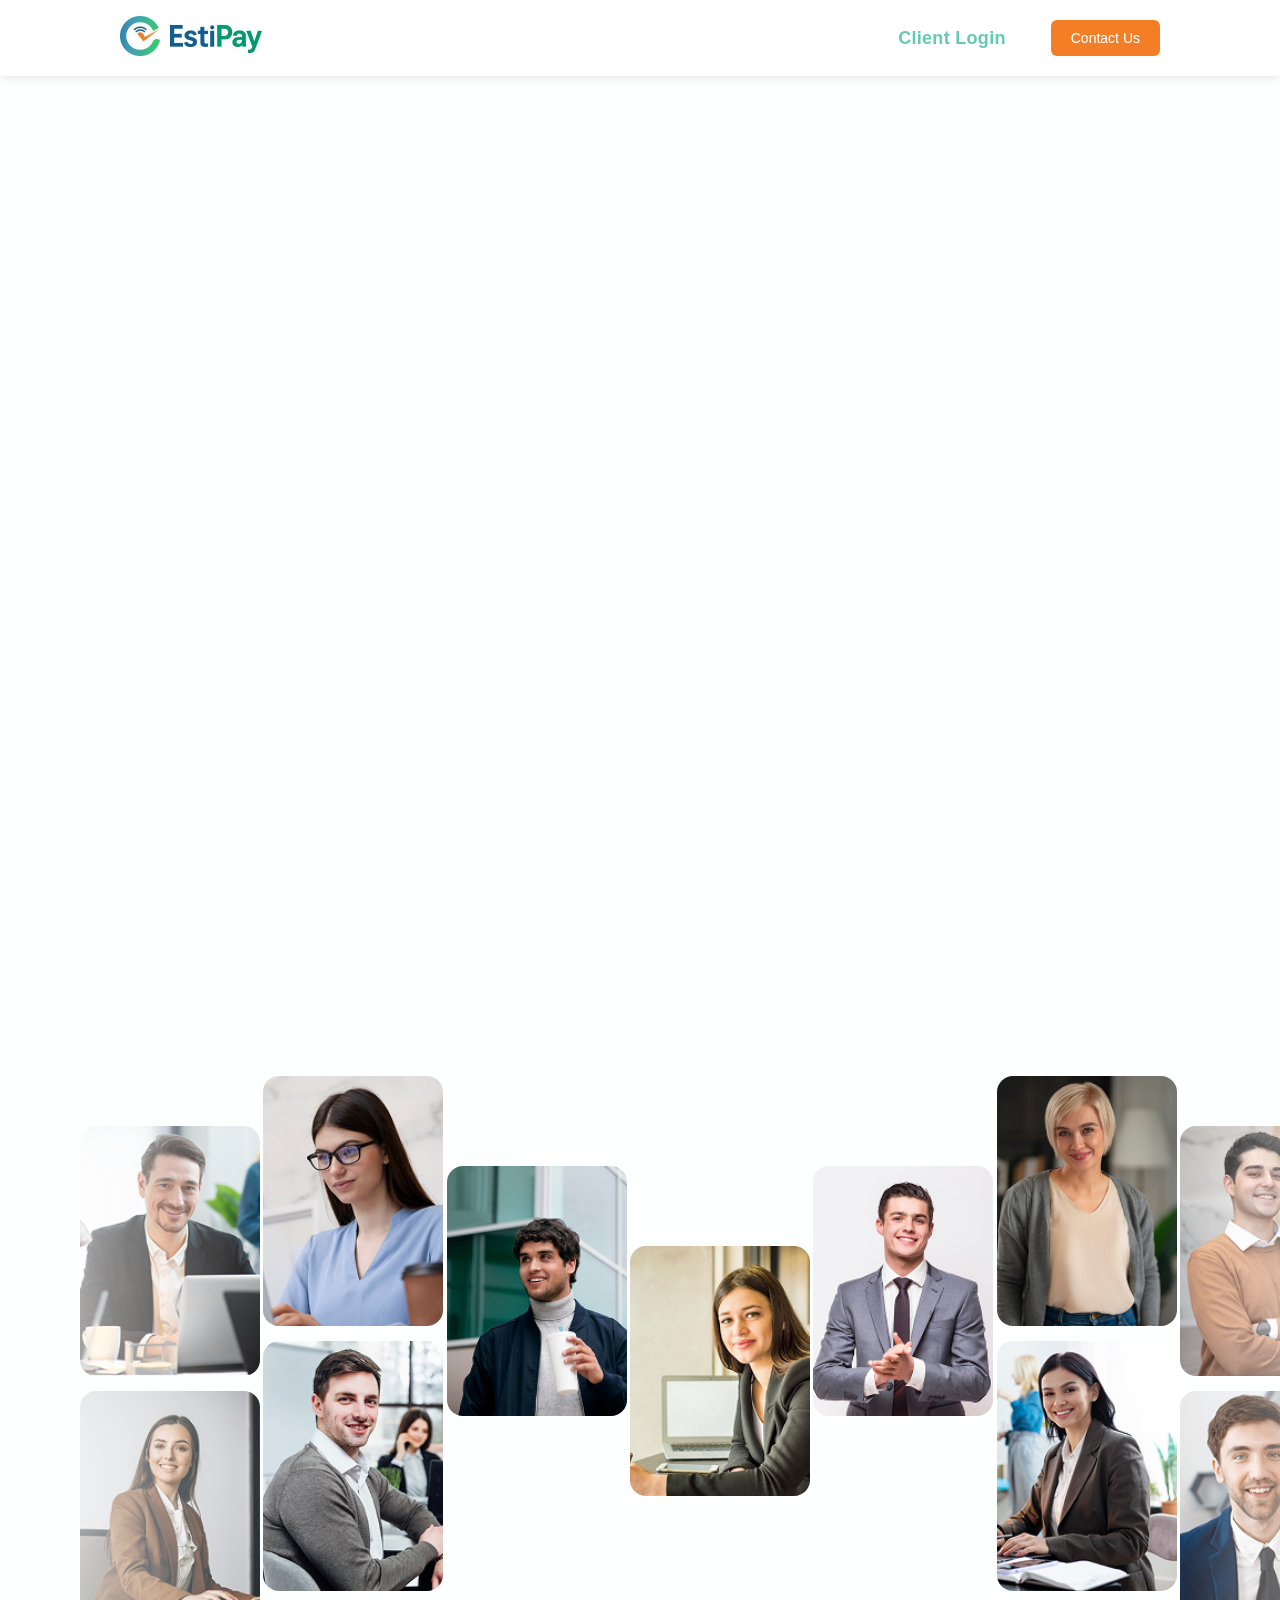
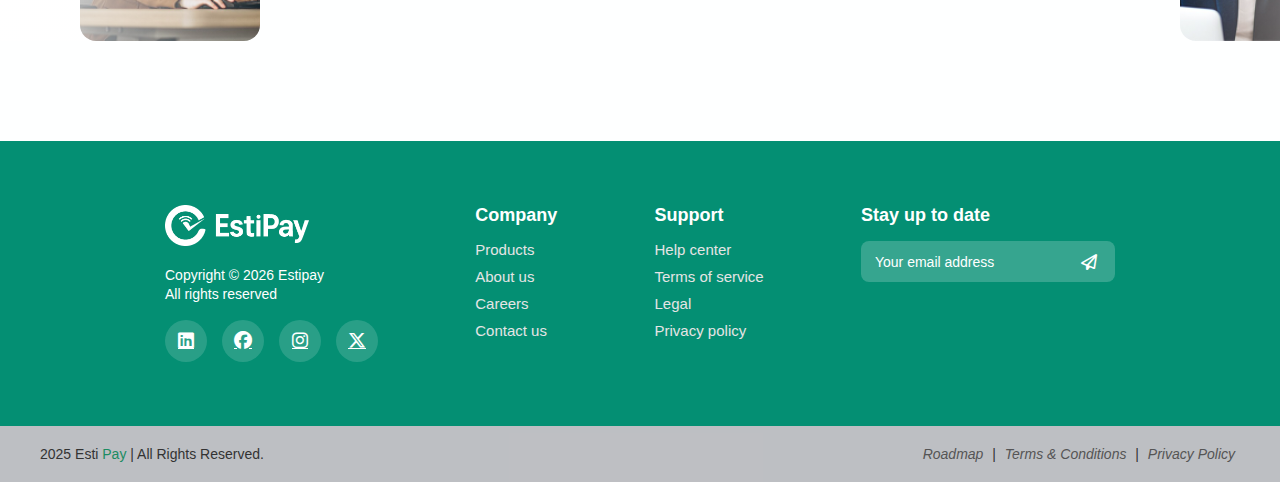
<file: EstiPay Webstie/careers.html>
<!DOCTYPE html>
<html lang="en">

<head>
    <meta charset="UTF-8">
    <meta name="viewport" content="width=device-width, initial-scale=1.0">
    <title>Careers</title>
    <link rel="stylesheet" href="assets/styles.css">
    <link rel="stylesheet" href="assets/careers.css">
    <link rel="stylesheet" href="https://cdnjs.cloudflare.com/ajax/libs/font-awesome/6.5.0/css/all.min.css">
    <link rel="stylesheet" href="assets/mobile-styles.css">
    <link rel="icon" href="assets/estipay-favicon.ico" type="image/x-icon">
</head>

<body>
    <!-- Header -->
    <header class="navbar">
        <div class="logo">
            <a href="index.html">
                <img src="assets/logo.jpg" alt="EstiPay Logo">
            </a>
        </div>

        <div class="menu-toggle">
            <i class="fa fa-bars"></i>
        </div>

        <nav class="nav-links">
            <!-- <a href="index.html" class="selected">Product</a>
                <a href="index.html">About Us</a>
                <a href="careers.html">Careers</a> -->
            <a href="index.html" class="client-login">Client Login</a>
            <!-- <button class="contact-btn nav-contact" href="contactus.html">Contact Us</button> -->
            <a href="contactus.html" class="contact-btn nav-contact">
                Contact Us
            </a>
        </nav>
    </header>

    <!-- Hero Section -->
    <section class="hero-section-careers">
        <div class="hero-image">
            <img src="assets/Careers Main.jpg" alt="Business professionals">
            <div class="hero-gradient"></div>
        </div>

        <div class="hero-content">
            <div class="work-with-us">
                <h1 class="hero-title">Work With Us</h1>
                <p class="hero-subtitle">If you're smart, fast, and not afraid to speak your mind, you'll fit right
                    in
                </p>

                <form class="application-form">
                    <div class="form-row">
                        <div class="form-group">
                            <div class="form-input-wrapper">
                                <svg class="input-icon" viewBox="0 0 24 24" fill="none">
                                    <path
                                        d="M8.69189 0C3.89916 0 0 3.89916 0 8.69184C0 14.6397 7.77839 23.3715 8.10956 23.7404C8.42062 24.0868 8.96372 24.0862 9.27422 23.7404C9.60539 23.3715 17.3838 14.6397 17.3838 8.69184C17.3837 3.89916 13.4846 0 8.69189 0ZM8.69189 13.065C6.28055 13.065 4.31883 11.1032 4.31883 8.69184C4.31883 6.2805 6.28059 4.31878 8.69189 4.31878C11.1032 4.31878 13.0649 6.28055 13.0649 8.69189C13.0649 11.1032 11.1032 13.065 8.69189 13.065Z"
                                        fill="#125E92" />
                                </svg>
                                <select class="form-input">
                                    <option>Location</option>
                                    <option>New York</option>
                                    <option>San Francisco</option>
                                    <option>Remote</option>
                                </select>
                            </div>
                        </div>

                        <div class="form-group">
                            <div class="form-input-wrapper">
                                <svg class="input-icon" width="26" height="18" viewBox="0 0 26 18" fill="none"
                                    xmlns="http://www.w3.org/2000/svg">
                                    <path
                                        d="M7.03328 13.0814V14.2948C7.02456 14.5401 7.10631 14.7801 7.26297 14.969C8.72892 16.6873 10.7011 17.1105 12.8455 17.1105C14.9898 17.1105 16.9634 16.6873 18.428 14.969C18.5856 14.7805 18.6679 14.5404 18.6589 14.2948V13.0814C18.6589 11.8378 18.2401 10.7134 17.5645 9.90142C16.9061 9.10681 16.0011 8.61484 15.0114 8.61484H10.6808C9.69099 8.61484 8.78607 9.10703 8.12627 9.90142C7.45208 10.7133 7.03328 11.8378 7.03328 13.0814ZM15.44 1.07447C14.927 0.561427 14.2733 0.212039 13.5617 0.07049C12.8501 -0.0710587 12.1125 0.00158997 11.4421 0.27925C10.7718 0.55691 10.1989 1.02711 9.79576 1.63039C9.39266 2.23367 9.17751 2.94293 9.17751 3.66849C9.17751 4.39405 9.39266 5.10332 9.79576 5.7066C10.1989 6.30988 10.7718 6.78008 11.4421 7.05774C12.1125 7.3354 12.8501 7.40805 13.5617 7.2665C14.2733 7.12495 14.927 6.77556 15.44 6.26251C15.7807 5.9219 16.051 5.51749 16.2354 5.07241C16.4198 4.62732 16.5147 4.15027 16.5147 3.66849C16.5147 3.18672 16.4198 2.70967 16.2354 2.26458C16.051 1.81949 15.7807 1.41509 15.44 1.07447ZM19.4132 14.7667C20.6468 14.903 22.1758 14.8356 23.2946 14.454C24.1529 14.1695 24.9158 13.6532 25.4992 12.9623C25.6302 12.805 25.6982 12.6047 25.6899 12.4001V11.3329C25.6899 10.2514 25.3271 9.27322 24.7404 8.56748C24.1696 7.88044 23.3878 7.45443 22.5315 7.45443H18.7275C17.9989 7.45443 17.3405 7.75854 16.8184 8.24909C16.8124 8.25454 16.8078 8.26134 16.805 8.26893C16.8022 8.27651 16.8013 8.28466 16.8022 8.29269C16.8032 8.30072 16.8061 8.3084 16.8107 8.31508C16.8152 8.32177 16.8213 8.32727 16.8284 8.33112C18.4636 9.21607 19.4117 11.1338 19.4117 13.0817V14.2951C19.4121 14.433 19.3977 14.5705 19.3687 14.7053C19.3671 14.7123 19.3671 14.7195 19.3685 14.7266C19.37 14.7336 19.3729 14.7402 19.3771 14.7461C19.3813 14.7519 19.3867 14.7568 19.3929 14.7604C19.3991 14.764 19.406 14.7662 19.4131 14.767L19.4132 14.7667ZM22.1155 1.31258C21.7556 0.952769 21.297 0.707766 20.7978 0.608552C20.2986 0.509338 19.7812 0.560367 19.311 0.755189C18.8408 0.95001 18.4389 1.27987 18.1562 1.70308C17.8734 2.12628 17.7225 2.62381 17.7225 3.13277C17.7225 3.64174 17.8734 4.13927 18.1562 4.56247C18.4389 4.98567 18.8408 5.31554 19.311 5.51036C19.7812 5.70518 20.2986 5.75621 20.7978 5.657C21.297 5.55778 21.7556 5.31278 22.1155 4.95297C22.5982 4.47017 22.8693 3.81545 22.8693 3.13277C22.8693 2.4501 22.5982 1.79538 22.1155 1.31258ZM7.21556 1.31258C6.85556 0.952583 6.39689 0.70742 5.89756 0.608096C5.39822 0.508772 4.88065 0.559748 4.41028 0.754579C3.93992 0.949409 3.5379 1.27934 3.25505 1.70266C2.9722 2.12597 2.82122 2.62366 2.82122 3.13277C2.82122 3.64189 2.9722 4.13958 3.25505 4.56289C3.5379 4.98621 3.93992 5.31614 4.41028 5.51097C4.88065 5.7058 5.39822 5.75678 5.89756 5.65745C6.39689 5.55813 6.85556 5.31297 7.21556 4.95297C7.69777 4.46994 7.9686 3.8153 7.9686 3.13277C7.9686 2.45025 7.69777 1.79561 7.21556 1.31258ZM6.28035 14.2954V13.0814C6.28035 11.1335 7.22704 9.2158 8.86362 8.33085C8.87073 8.32699 8.87682 8.3215 8.88137 8.31481C8.88592 8.30812 8.88881 8.30044 8.88979 8.29242C8.89077 8.28439 8.88981 8.27624 8.887 8.26865C8.88419 8.26107 8.87961 8.25427 8.87363 8.24882C8.35011 7.75827 7.69172 7.45415 6.96454 7.45415H3.16053C2.30424 7.45415 1.52253 7.88017 0.951652 8.56721C0.365019 9.27311 0.000691498 10.2514 0.000691498 11.3329V12.4001C-0.00771879 12.6049 0.0608347 12.8055 0.192863 12.9623C1.46943 14.4612 3.19209 14.8284 5.06246 14.8284C5.46874 14.8304 5.87482 14.8098 6.27882 14.7667C6.2859 14.7659 6.29272 14.7635 6.29886 14.7599C6.305 14.7562 6.31032 14.7514 6.31449 14.7456C6.31866 14.7398 6.3216 14.7332 6.32311 14.7262C6.32462 14.7193 6.32468 14.7121 6.32328 14.7051C6.29425 14.5703 6.27982 14.4328 6.28024 14.2949L6.28035 14.2954Z"
                                        fill="#125E92" />
                                </svg>

                                <select class="form-input">
                                    <option>All Team</option>
                                    <option>Engineering</option>
                                    <option>Design</option>
                                    <option>Marketing</option>
                                </select>
                            </div>
                        </div>
                    </div>

                    <div class="form-group">
                        <div class="form-input-wrapper">
                            <svg class="input-icon" width="24" height="20" viewBox="0 0 24 20" fill="none"
                                xmlns="http://www.w3.org/2000/svg">
                                <path
                                    d="M15 4.5C14.7348 4.5 14.4804 4.39464 14.2929 4.20711C14.1054 4.01957 14 3.76522 14 3.5V2H10V3.5C10 3.76522 9.89464 4.01957 9.70711 4.20711C9.51957 4.39464 9.26522 4.5 9 4.5C8.73478 4.5 8.48043 4.39464 8.29289 4.20711C8.10536 4.01957 8 3.76522 8 3.5V2C8 0.897 8.897 0 10 0H14C15.103 0 16 0.897 16 2V3.5C16 3.76522 15.8946 4.01957 15.7071 4.20711C15.5196 4.39464 15.2652 4.5 15 4.5ZM12.71 13.38C12.2293 13.5452 11.7061 13.5381 11.23 13.36L0 9.62V17.25C0 18.77 1.23 20 2.75 20H21.25C22.77 20 24 18.77 24 17.25V9.62L12.71 13.38Z"
                                    fill="#125E92" />
                                <path
                                    d="M24 5.75V8.04L12.24 11.96C12.16 11.99 12.08 12 12 12C11.92 12 11.84 11.99 11.76 11.96L0 8.04V5.75C0 4.23 1.23 3 2.75 3H21.25C22.77 3 24 4.23 24 5.75Z"
                                    fill="#125E92" />
                            </svg>
                            <select class="form-input">
                                <option>Job Title</option>
                                <option>Software Engineer</option>
                                <option>Product Manager</option>
                                <option>UI/UX Designer</option>
                            </select>
                        </div>
                    </div>

                    <button type="submit" class="apply-btn">Apply Now</button>
                </form>
            </div>
        </div>
    </section>

    <!-- Let's Work Together Section -->
    <section class="work-together-section">
        <h2 class="section-title">Let's Work Together</h2>
        <p class="section-tagline">No backlog, no bottlenecks just growth</p>
        <p class="section-description">Learn from our employee's what It's like at EstiPay, benefits & growth
            opportunities.</p>
        <p class="section-description">Check more about us on social media handles</p>
    </section>

    <!-- Employee Photos Grid -->
    <div class="photos-grid">
        <div class="grid-gradient-left"></div>

        <div class="display-flex space-between">
            <div class="photo-container display-flex flex-direction-column column-gap-15px" style="padding-top: 50px;">
                <div class="photo-item photo-top-middle-right">
                    <img src="assets/intern3.png" alt="Employee 3">
                </div>
                <div class="photo-item photo-top-right">
                    <img src="assets/intern4.png" alt="Employee 4">
                </div>
            </div>

            <div class="photo-container display-flex flex-direction-column column-gap-15px">
                <div class="photo-item photo-middle-left">
                    <img src="assets/intern5.png" alt="Employee 5">
                </div>
                <div class="photo-item photo-middle-center">
                    <img src="assets/intern6.png" alt="Employee 6">
                </div>
            </div>

            <div class="photo-container display-flex flex-direction-column" style="padding-top: 90px;">
                <div class="photo-item photo-middle-right">
                    <img src="assets/intern7.png" alt="Employee 7">
                </div>
            </div>

            <div class="photo-container display-flex flex-direction-column" style="padding-top: 170px;">
                <div class="photo-item photo-bottom-left">
                    <img src="assets/intern8.png" alt="Employee 8">
                </div>
            </div>

            <div class="photo-container display-flex flex-direction-column" style="padding-top: 90px;">
                <div class="photo-item photo-bottom-middle-left">
                    <img src="assets/intern9.jpg" alt="Employee 9">
                </div>
            </div>

            <div class="photo-container display-flex flex-direction-column column-gap-15px">
                <div class="photo-item photo-bottom-middle-right">
                    <img src="assets/intern10.jpg" alt="Employee 10">
                </div>
                <div class="photo-item photo-bottom-right">
                    <img src="assets/intern11.png" alt="Employee 11">
                </div>
            </div>
            <div class="photo-container display-flex flex-direction-column column-gap-15px" style="padding-top: 50px;">
                <div class="photo-item photo-top-left">
                    <img src="assets/intern1.jpg" alt="Employee 1">
                </div>
                <div class="photo-item photo-top-middle-left">
                    <img src="assets/intern2.png" alt="Employee 2">
                </div>
            </div>
        </div>

        <div class="grid-gradient-right"></div>


    </div>

    <!-- Footer -->
    <footer class="footer">
        <div class="footer-container">

            <div class="footer-brand">
                <div class="footer-logo">
                    <img src="assets/estipayLogo.png" alt="" class="footer_image">
                </div>

                <p>Copyright © 2026 Estipay <br>All rights reserved</p>

                <div class="social-icons">
                    <a href="#" target="_blank">
                        <i class="fa-brands fa-linkedin"></i>
                    </a>
                    <a href="https://www.facebook.com/profile.php?id=61584729181199" target="_blank">
                        <i class="fa-brands fa-facebook"></i>
                    </a>
                    <a href="https://www.instagram.com/estipay.ai/" target="_blank">
                        <i class="fa-brands fa-instagram"></i>
                    </a>
                    <a href="https://x.com/EstipayAi" target="_blank">
                        <i class="fa-brands fa-x-twitter"></i>
                    </a>
                </div>

            </div>

            <div class="footer-column">
                <h4>Company</h4>
                <a href="index.html">Products</a>
                <a href="index.html">About us</a>
                <a href="careers.html">Careers</a>
                <a href="contactus.html">Contact us</a>
            </div>

            <div class="footer-column">
                <h4>Support</h4>
                <a href="#">Help center</a>
                <a href="#">Terms of service</a>
                <a href="#">Legal</a>
                <a href="#">Privacy policy</a>
            </div>

            <div class="footer-column">
                <h4>Stay up to date</h4>

                <div class="subscribe-box">
                    <input type="email" placeholder="Your email address">
                    <button><i class="fa-regular fa-paper-plane"></i></button>
                </div>

            </div>

        </div>
    </footer>
    <footer id="footer" class="fusion-footer-copyright-area">
        <div class="fusion-row">
            <div class="fusion-copyright-content">
                <div class="fusion-copyright-notice">
                    <div>
                        <span id="copy_left">2025 <span class="esti">Esti</span> <span class="pay">Pay</span>
                            | All Rights Reserved.
                        </span>
                        <span id="copy_right">
                            <a target="_blank"
                                href="https://drive.google.com/file/d/1mYmUzrKTx8HQMLCHsA1crGowjbD8-hB0/view">
                                <i>Roadmap</i>
                            </a> |
                            <a href=""><i>Terms &amp; Conditions</i></a> |
                            <a href=""><i>Privacy Policy</i></a>
                        </span>
                    </div>
                </div>
                <div class="fusion-social-links-footer" style="display: none;"></div>
            </div>
        </div>
    </footer>
    <script src="assets/script.js"></script>
</body>

</html>
</file>
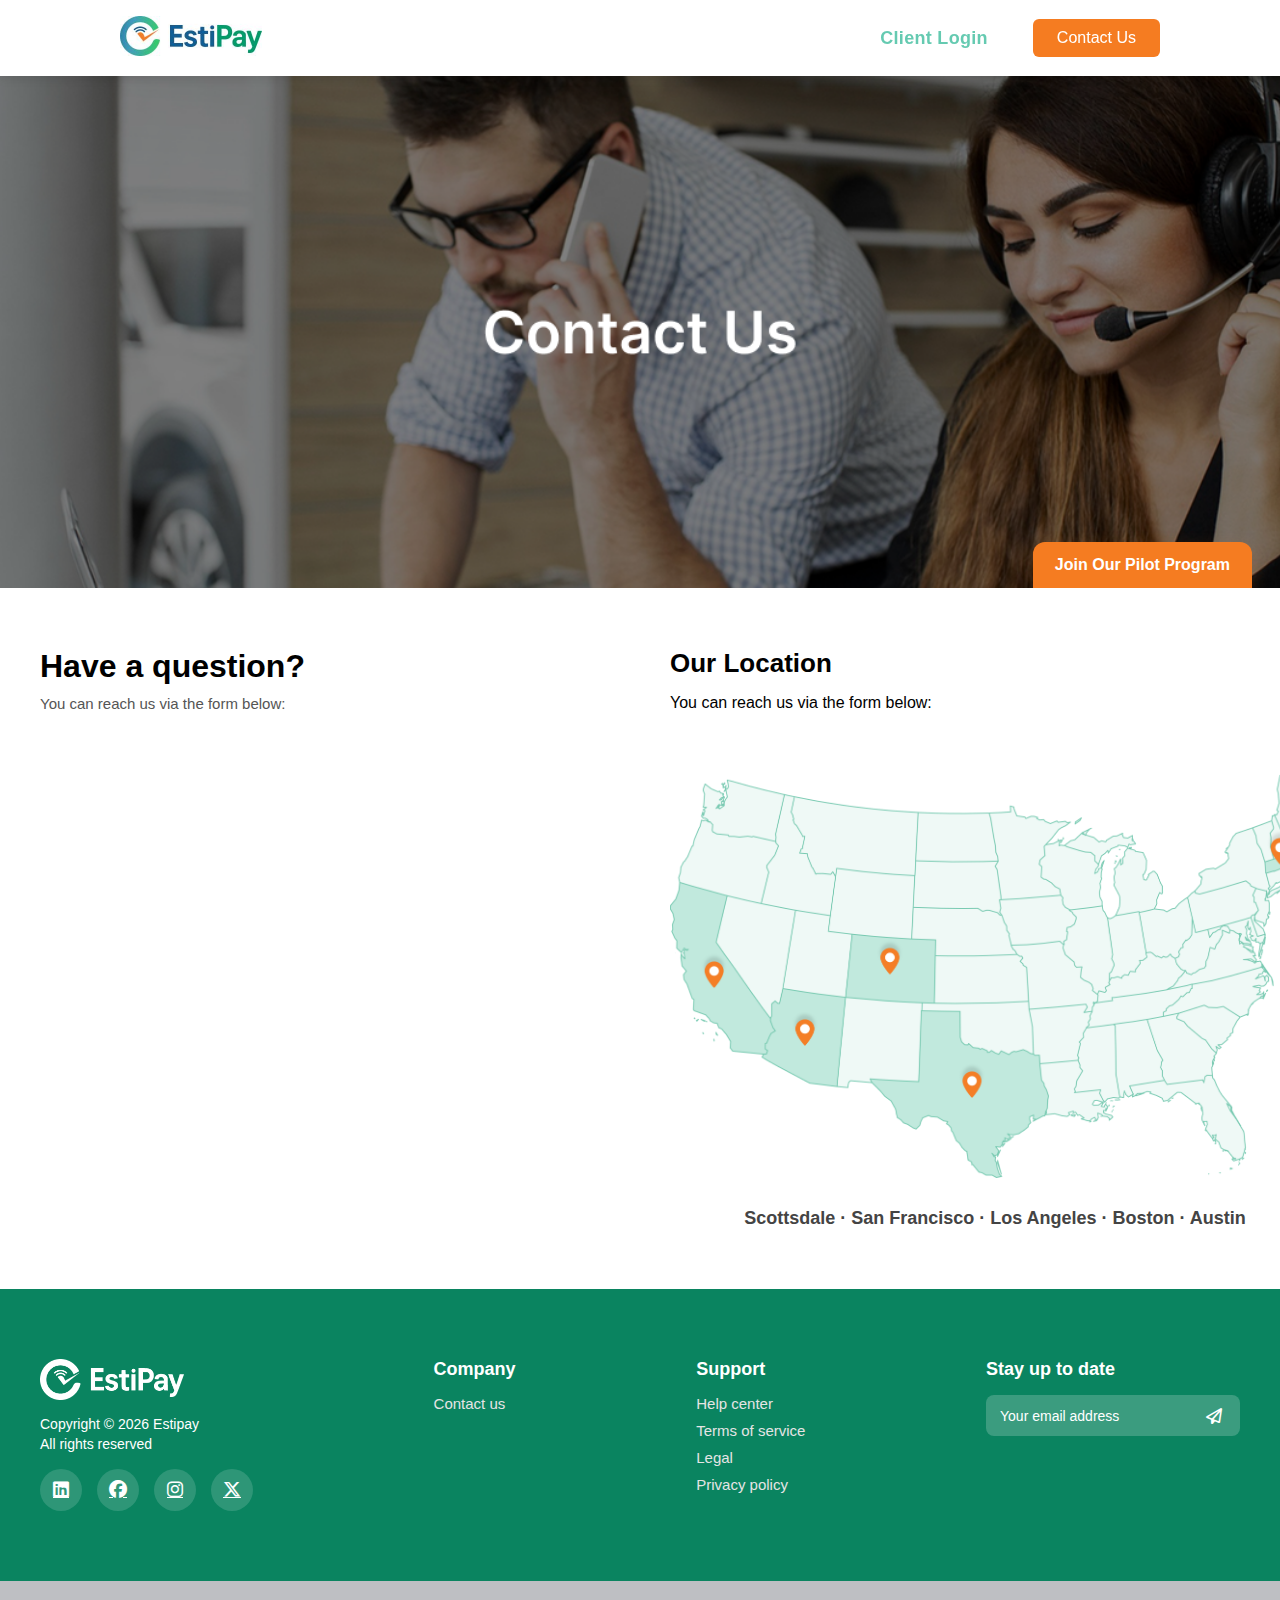
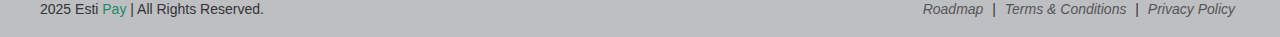
<file: EstiPay Webstie/contactus.html>
<!DOCTYPE html>
<html lang="en">

<head>
    <meta charset="UTF-8">
    <meta name="viewport" content="width=device-width, initial-scale=1.0">
    <title>EstiPay</title>

    <link rel="stylesheet" href="assets/styles.css">
    <link rel="stylesheet" href="assets/contactus.css">
    <link rel="stylesheet" href="assets/mobile-styles.css">
    <link rel="stylesheet" href="https://cdnjs.cloudflare.com/ajax/libs/font-awesome/6.5.0/css/all.min.css">
    <link rel="icon" href="assets/estipay-favicon.ico" type="image/x-icon">
</head>

<body>
    <header class="navbar">
        <div class="logo">
            <a href="index.html">
                <img src="assets/logo.jpg" alt="EstiPay Logo">
            </a>
        </div>

        <div class="menu-toggle">
            <i class="fa fa-bars"></i>
        </div>

        <nav class="nav-links">
            <!-- <a href="index.html" class="selected">Product</a>
                <a href="index.html">About Us</a>
                <a href="careers.html">Careers</a> -->
            <a href="index.html" class="client-login">Client Login</a>
            <!-- <button class="contact-btn nav-contact" href="contactus.html">Contact Us</button> -->
            <a href="contactus.html" class="contact-btn nav-contact">
                Contact Us
            </a>
        </nav>
    </header>

    <section class="contact-banner">
        <div class="contact-banner-overlay"></div>
        <a href="https://forms.office.com/Pages/ResponsePage.aspx?id=tTpuykqPD0-ZwAzvU8eubXMWiED35yVAq4S9U649SVZUMjQwU0ZJMjFIQlY5WDZaRlZVTjJQUUoySC4u"
            target="_blank" class="pilot-btn" aria-label="Join our pilot program">
            Join Our Pilot Program
        </a>
    </section>

    <section class="contact-section">
        <div class="contact-left">
            <h2>Have a question?</h2>
            <p>You can reach us via the form below:</p>

            <!-- EngageBay Form Container -->
            <div class="contact-form">
                <div class="engage-hub-form-embed" id="eh_form_4849773799276544" data-id="4849773799276544"></div>
            </div>
        </div>

        <div class="contact-right">
            <h2 class="location-heading">Our Location</h2>
            <p>You can reach us via the form below:</p>

            <img src="assets/location.png" class="location-map" alt="Location Map">

            <div class="location-list">
                <b>Scottsdale · San Francisco · Los Angeles · Boston · Austin</b>
            </div>
        </div>
    </section>

    <footer class="footer">
        <div class="footer-container">
            <div class="footer-brand">
                <div class="footer-logo">
                    <img src="assets/estipayLogo.png" alt="" class="footer_image">
                </div>

                <p>
                    Copyright © 2026 Estipay <br>
                    All rights reserved
                </p>

                <div class="social-icons">
                    <a href="#" target="_blank"><i class="fa-brands fa-linkedin"></i></a>
                    <a href="https://www.facebook.com/profile.php?id=61584729181199" target="_blank"><i
                            class="fa-brands fa-facebook"></i></a>
                    <a href="https://www.instagram.com/estipay.ai/" target="_blank"><i
                            class="fa-brands fa-instagram"></i></a>
                    <a href="https://x.com/EstipayAi" target="_blank"><i class="fa-brands fa-x-twitter"></i></a>
                </div>
            </div>


            <div class="footer-column">
                <h4>Company</h4>
                <!-- <a href="index.html">Products</a>
                <a href="index.html">About us</a>
                <a href="careers.html">Careers</a> -->
                <a href="contactus.html">Contact us</a>
            </div>

            <div class="footer-column">
                <h4>Support</h4>
                <a href="#">Help center</a>
                <a href="#">Terms of service</a>
                <a href="#">Legal</a>
                <a href="#">Privacy policy</a>
            </div>

            <div class="footer-column">
                <h4>Stay up to date</h4>
                <div class="subscribe-box">
                    <input type="email" placeholder="Your email address">
                    <button><i class="fa-regular fa-paper-plane"></i></button>
                </div>
            </div>
        </div>
    </footer>
    <footer id="footer" class="fusion-footer-copyright-area">
        <div class="fusion-row">
            <div class="fusion-copyright-content">
                <div class="fusion-copyright-notice">
                    <div>
                        <span id="copy_left">2025 <span class="esti">Esti</span> <span class="pay">Pay</span>
                            | All Rights Reserved.
                        </span>
                        <span id="copy_right">
                            <a target="_blank"
                                href="https://drive.google.com/file/d/1mYmUzrKTx8HQMLCHsA1crGowjbD8-hB0/view">
                                <i>Roadmap</i>
                            </a> |
                            <a href=""><i>Terms &amp; Conditions</i></a> |
                            <a href=""><i>Privacy Policy</i></a>
                        </span>
                    </div>
                </div>
                <div class="fusion-social-links-footer" style="display: none;"></div>
            </div>
        </div>
    </footer>
    <!-- ================= EngageBay OFFICIAL Integration ================= -->

    <script type="text/javascript">
        var EhAPI = EhAPI || {}; EhAPI.after_load = function () { EhAPI.set_account('hedd10f6tqki3gqusm6u26s89p', 'interbizconsulting'); EhAPI.execute('rules'); }; (function (d, s, f) { var sc = document.createElement(s); sc.type = 'text/javascript'; sc.async = true; sc.src = f; var m = document.getElementsByTagName(s)[0]; m.parentNode.insertBefore(sc, m); })(document, 'script', '//d2p078bqz5urf7.cloudfront.net/jsapi/ehform.js?v' + new Date().getHours());
    </script>

</body>

</html>
</file>
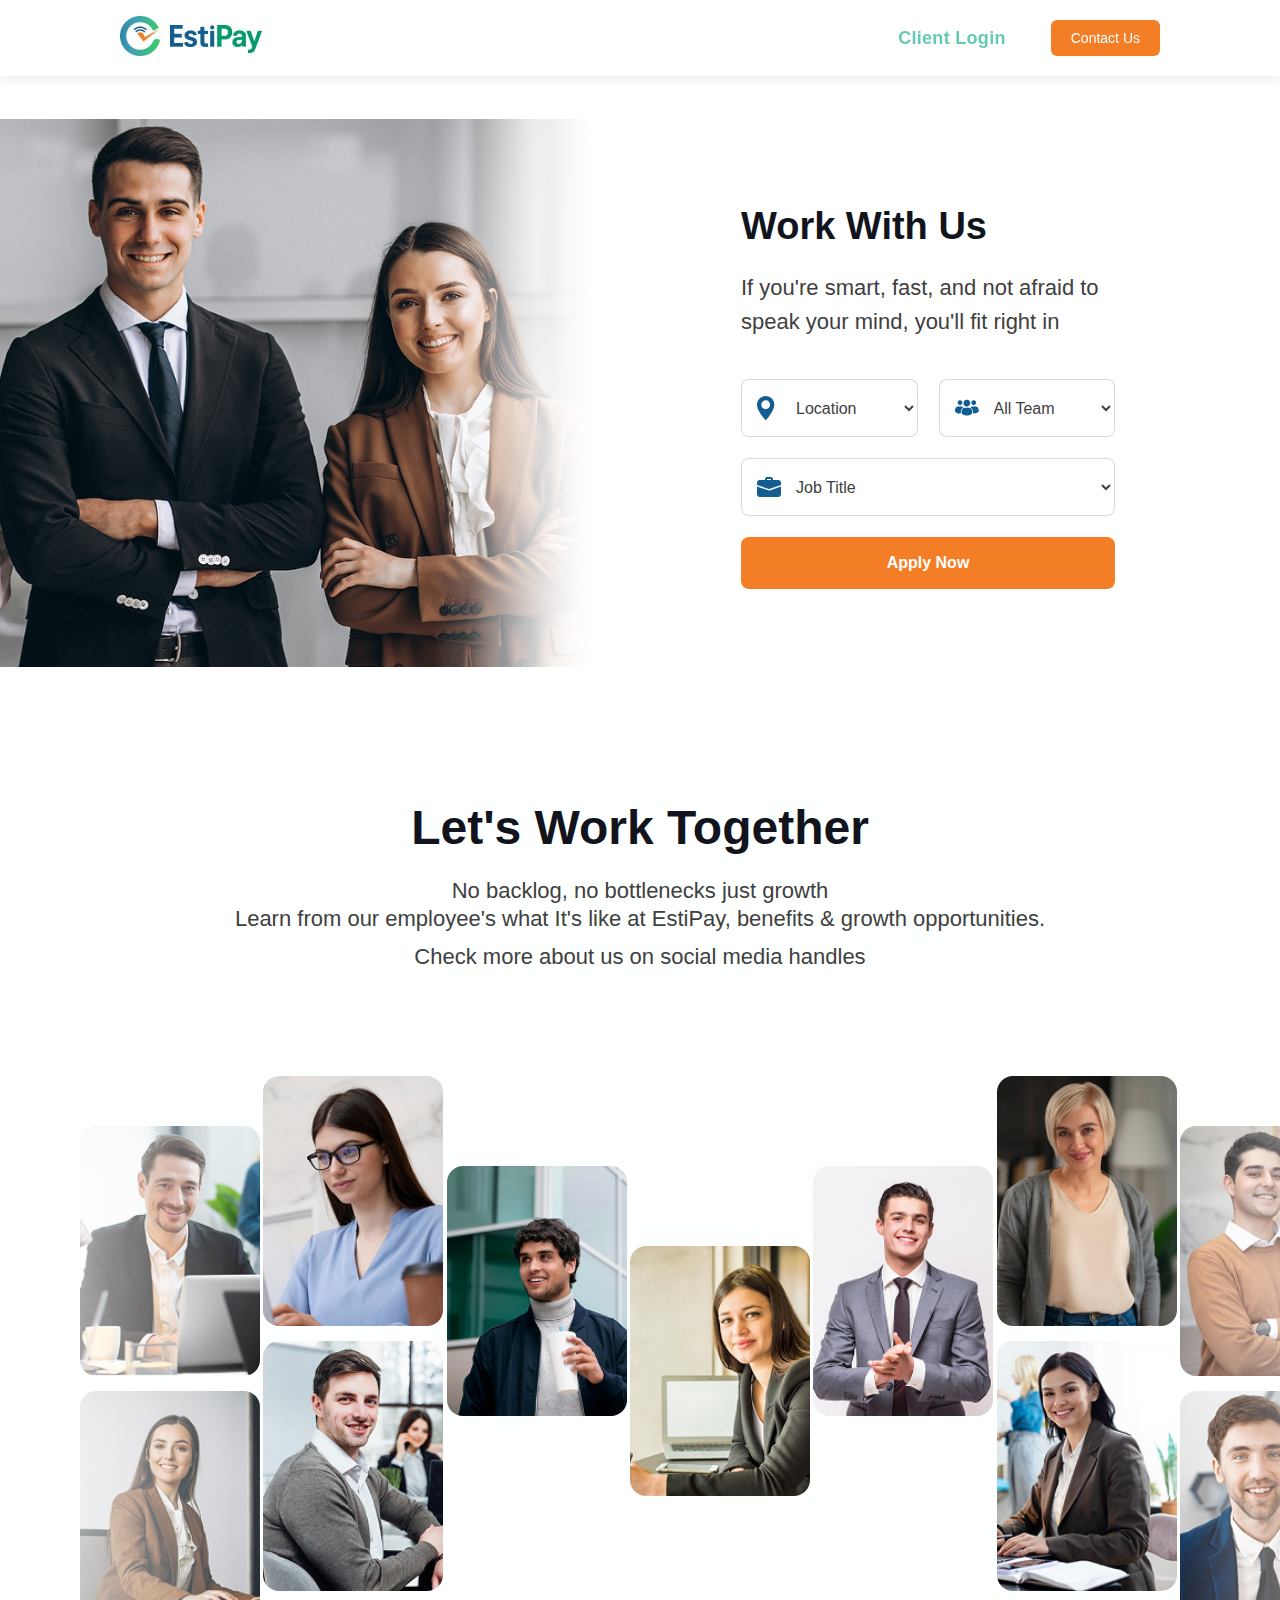
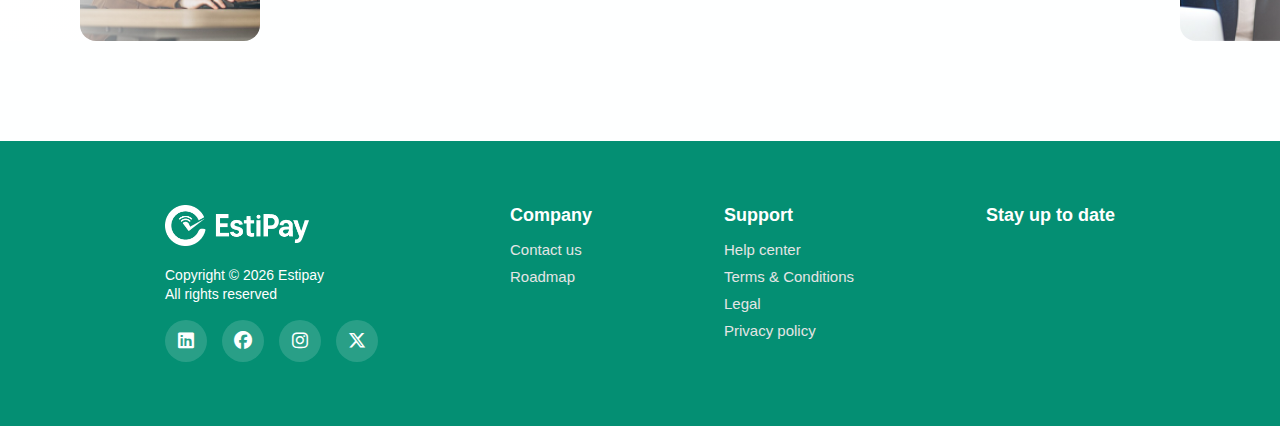
<file: public/careers.html>
<!DOCTYPE html>
<html lang="en">

<head>
    <meta charset="UTF-8">
    <meta name="viewport" content="width=device-width, initial-scale=1.0">
    <title>Careers</title>
    <link rel="stylesheet" href="assets/styles.css">
    <link rel="stylesheet" href="assets/careers.css">
    <link rel="stylesheet" href="https://cdnjs.cloudflare.com/ajax/libs/font-awesome/6.5.0/css/all.min.css">
    <link rel="stylesheet" href="assets/mobile-styles.css">
    <link rel="icon" href="assets/estipay-favicon.ico" type="image/x-icon">
</head>

<body>
    <!-- Header -->
    <header class="navbar">
        <div class="logo">
            <a href="index.html">
                <img src="assets/logo.jpg" alt="EstiPay Logo">
            </a>
        </div>

        <div class="menu-toggle">
            <i class="fa fa-bars"></i>
        </div>

        <nav class="nav-links">
            <!-- <a href="index.html" class="selected">Product</a>
                <a href="index.html">About Us</a>
                <a href="careers.html">Careers</a> -->
            <a href="index.html" class="client-login">Client Login</a>
            <!-- <button class="contact-btn nav-contact" href="contactus.html">Contact Us</button> -->
            <a href="contactus.html" class="contact-btn nav-contact">
                Contact Us
            </a>
        </nav>
    </header>

    <!-- Hero Section -->
    <section class="hero-section-careers">
        <div class="hero-image">
            <img src="assets/Careers Main.jpg" alt="Business professionals">
            <div class="hero-gradient"></div>
        </div>

        <div class="hero-content">
            <div class="work-with-us">
                <h1 class="hero-title">Work With Us</h1>
                <p class="hero-subtitle">If you're smart, fast, and not afraid to speak your mind, you'll fit right
                    in
                </p>

                <form class="application-form">
                    <div class="form-row">
                        <div class="form-group">
                            <div class="form-input-wrapper">
                                <svg class="input-icon" viewBox="0 0 24 24" fill="none">
                                    <path
                                        d="M8.69189 0C3.89916 0 0 3.89916 0 8.69184C0 14.6397 7.77839 23.3715 8.10956 23.7404C8.42062 24.0868 8.96372 24.0862 9.27422 23.7404C9.60539 23.3715 17.3838 14.6397 17.3838 8.69184C17.3837 3.89916 13.4846 0 8.69189 0ZM8.69189 13.065C6.28055 13.065 4.31883 11.1032 4.31883 8.69184C4.31883 6.2805 6.28059 4.31878 8.69189 4.31878C11.1032 4.31878 13.0649 6.28055 13.0649 8.69189C13.0649 11.1032 11.1032 13.065 8.69189 13.065Z"
                                        fill="#125E92" />
                                </svg>
                                <select class="form-input">
                                    <option>Location</option>
                                    <option>New York</option>
                                    <option>San Francisco</option>
                                    <option>Remote</option>
                                </select>
                            </div>
                        </div>

                        <div class="form-group">
                            <div class="form-input-wrapper">
                                <svg class="input-icon" width="26" height="18" viewBox="0 0 26 18" fill="none"
                                    xmlns="http://www.w3.org/2000/svg">
                                    <path
                                        d="M7.03328 13.0814V14.2948C7.02456 14.5401 7.10631 14.7801 7.26297 14.969C8.72892 16.6873 10.7011 17.1105 12.8455 17.1105C14.9898 17.1105 16.9634 16.6873 18.428 14.969C18.5856 14.7805 18.6679 14.5404 18.6589 14.2948V13.0814C18.6589 11.8378 18.2401 10.7134 17.5645 9.90142C16.9061 9.10681 16.0011 8.61484 15.0114 8.61484H10.6808C9.69099 8.61484 8.78607 9.10703 8.12627 9.90142C7.45208 10.7133 7.03328 11.8378 7.03328 13.0814ZM15.44 1.07447C14.927 0.561427 14.2733 0.212039 13.5617 0.07049C12.8501 -0.0710587 12.1125 0.00158997 11.4421 0.27925C10.7718 0.55691 10.1989 1.02711 9.79576 1.63039C9.39266 2.23367 9.17751 2.94293 9.17751 3.66849C9.17751 4.39405 9.39266 5.10332 9.79576 5.7066C10.1989 6.30988 10.7718 6.78008 11.4421 7.05774C12.1125 7.3354 12.8501 7.40805 13.5617 7.2665C14.2733 7.12495 14.927 6.77556 15.44 6.26251C15.7807 5.9219 16.051 5.51749 16.2354 5.07241C16.4198 4.62732 16.5147 4.15027 16.5147 3.66849C16.5147 3.18672 16.4198 2.70967 16.2354 2.26458C16.051 1.81949 15.7807 1.41509 15.44 1.07447ZM19.4132 14.7667C20.6468 14.903 22.1758 14.8356 23.2946 14.454C24.1529 14.1695 24.9158 13.6532 25.4992 12.9623C25.6302 12.805 25.6982 12.6047 25.6899 12.4001V11.3329C25.6899 10.2514 25.3271 9.27322 24.7404 8.56748C24.1696 7.88044 23.3878 7.45443 22.5315 7.45443H18.7275C17.9989 7.45443 17.3405 7.75854 16.8184 8.24909C16.8124 8.25454 16.8078 8.26134 16.805 8.26893C16.8022 8.27651 16.8013 8.28466 16.8022 8.29269C16.8032 8.30072 16.8061 8.3084 16.8107 8.31508C16.8152 8.32177 16.8213 8.32727 16.8284 8.33112C18.4636 9.21607 19.4117 11.1338 19.4117 13.0817V14.2951C19.4121 14.433 19.3977 14.5705 19.3687 14.7053C19.3671 14.7123 19.3671 14.7195 19.3685 14.7266C19.37 14.7336 19.3729 14.7402 19.3771 14.7461C19.3813 14.7519 19.3867 14.7568 19.3929 14.7604C19.3991 14.764 19.406 14.7662 19.4131 14.767L19.4132 14.7667ZM22.1155 1.31258C21.7556 0.952769 21.297 0.707766 20.7978 0.608552C20.2986 0.509338 19.7812 0.560367 19.311 0.755189C18.8408 0.95001 18.4389 1.27987 18.1562 1.70308C17.8734 2.12628 17.7225 2.62381 17.7225 3.13277C17.7225 3.64174 17.8734 4.13927 18.1562 4.56247C18.4389 4.98567 18.8408 5.31554 19.311 5.51036C19.7812 5.70518 20.2986 5.75621 20.7978 5.657C21.297 5.55778 21.7556 5.31278 22.1155 4.95297C22.5982 4.47017 22.8693 3.81545 22.8693 3.13277C22.8693 2.4501 22.5982 1.79538 22.1155 1.31258ZM7.21556 1.31258C6.85556 0.952583 6.39689 0.70742 5.89756 0.608096C5.39822 0.508772 4.88065 0.559748 4.41028 0.754579C3.93992 0.949409 3.5379 1.27934 3.25505 1.70266C2.9722 2.12597 2.82122 2.62366 2.82122 3.13277C2.82122 3.64189 2.9722 4.13958 3.25505 4.56289C3.5379 4.98621 3.93992 5.31614 4.41028 5.51097C4.88065 5.7058 5.39822 5.75678 5.89756 5.65745C6.39689 5.55813 6.85556 5.31297 7.21556 4.95297C7.69777 4.46994 7.9686 3.8153 7.9686 3.13277C7.9686 2.45025 7.69777 1.79561 7.21556 1.31258ZM6.28035 14.2954V13.0814C6.28035 11.1335 7.22704 9.2158 8.86362 8.33085C8.87073 8.32699 8.87682 8.3215 8.88137 8.31481C8.88592 8.30812 8.88881 8.30044 8.88979 8.29242C8.89077 8.28439 8.88981 8.27624 8.887 8.26865C8.88419 8.26107 8.87961 8.25427 8.87363 8.24882C8.35011 7.75827 7.69172 7.45415 6.96454 7.45415H3.16053C2.30424 7.45415 1.52253 7.88017 0.951652 8.56721C0.365019 9.27311 0.000691498 10.2514 0.000691498 11.3329V12.4001C-0.00771879 12.6049 0.0608347 12.8055 0.192863 12.9623C1.46943 14.4612 3.19209 14.8284 5.06246 14.8284C5.46874 14.8304 5.87482 14.8098 6.27882 14.7667C6.2859 14.7659 6.29272 14.7635 6.29886 14.7599C6.305 14.7562 6.31032 14.7514 6.31449 14.7456C6.31866 14.7398 6.3216 14.7332 6.32311 14.7262C6.32462 14.7193 6.32468 14.7121 6.32328 14.7051C6.29425 14.5703 6.27982 14.4328 6.28024 14.2949L6.28035 14.2954Z"
                                        fill="#125E92" />
                                </svg>

                                <select class="form-input">
                                    <option>All Team</option>
                                    <option>Engineering</option>
                                    <option>Design</option>
                                    <option>Marketing</option>
                                </select>
                            </div>
                        </div>
                    </div>

                    <div class="form-group">
                        <div class="form-input-wrapper">
                            <svg class="input-icon" width="24" height="20" viewBox="0 0 24 20" fill="none"
                                xmlns="http://www.w3.org/2000/svg">
                                <path
                                    d="M15 4.5C14.7348 4.5 14.4804 4.39464 14.2929 4.20711C14.1054 4.01957 14 3.76522 14 3.5V2H10V3.5C10 3.76522 9.89464 4.01957 9.70711 4.20711C9.51957 4.39464 9.26522 4.5 9 4.5C8.73478 4.5 8.48043 4.39464 8.29289 4.20711C8.10536 4.01957 8 3.76522 8 3.5V2C8 0.897 8.897 0 10 0H14C15.103 0 16 0.897 16 2V3.5C16 3.76522 15.8946 4.01957 15.7071 4.20711C15.5196 4.39464 15.2652 4.5 15 4.5ZM12.71 13.38C12.2293 13.5452 11.7061 13.5381 11.23 13.36L0 9.62V17.25C0 18.77 1.23 20 2.75 20H21.25C22.77 20 24 18.77 24 17.25V9.62L12.71 13.38Z"
                                    fill="#125E92" />
                                <path
                                    d="M24 5.75V8.04L12.24 11.96C12.16 11.99 12.08 12 12 12C11.92 12 11.84 11.99 11.76 11.96L0 8.04V5.75C0 4.23 1.23 3 2.75 3H21.25C22.77 3 24 4.23 24 5.75Z"
                                    fill="#125E92" />
                            </svg>
                            <select class="form-input">
                                <option>Job Title</option>
                                <option>Software Engineer</option>
                                <option>Product Manager</option>
                                <option>UI/UX Designer</option>
                            </select>
                        </div>
                    </div>

                    <button type="submit" class="apply-btn">Apply Now</button>
                </form>
            </div>
        </div>
    </section>

    <!-- Let's Work Together Section -->
    <section class="work-together-section">
        <h2 class="section-title">Let's Work Together</h2>
        <p class="section-tagline">No backlog, no bottlenecks just growth</p>
        <p class="section-description">Learn from our employee's what It's like at EstiPay, benefits & growth
            opportunities.</p>
        <p class="section-description">Check more about us on social media handles</p>
    </section>

    <!-- Employee Photos Grid -->
    <div class="photos-grid">
        <div class="grid-gradient-left"></div>

        <div class="display-flex space-between">
            <div class="photo-container display-flex flex-direction-column column-gap-15px" style="padding-top: 50px;">
                <div class="photo-item photo-top-middle-right">
                    <img src="assets/intern3.png" alt="Employee 3">
                </div>
                <div class="photo-item photo-top-right">
                    <img src="assets/intern4.png" alt="Employee 4">
                </div>
            </div>

            <div class="photo-container display-flex flex-direction-column column-gap-15px">
                <div class="photo-item photo-middle-left">
                    <img src="assets/intern5.png" alt="Employee 5">
                </div>
                <div class="photo-item photo-middle-center">
                    <img src="assets/intern6.png" alt="Employee 6">
                </div>
            </div>

            <div class="photo-container display-flex flex-direction-column" style="padding-top: 90px;">
                <div class="photo-item photo-middle-right">
                    <img src="assets/intern7.png" alt="Employee 7">
                </div>
            </div>

            <div class="photo-container display-flex flex-direction-column" style="padding-top: 170px;">
                <div class="photo-item photo-bottom-left">
                    <img src="assets/intern8.png" alt="Employee 8">
                </div>
            </div>

            <div class="photo-container display-flex flex-direction-column" style="padding-top: 90px;">
                <div class="photo-item photo-bottom-middle-left">
                    <img src="assets/intern9.jpg" alt="Employee 9">
                </div>
            </div>

            <div class="photo-container display-flex flex-direction-column column-gap-15px">
                <div class="photo-item photo-bottom-middle-right">
                    <img src="assets/intern10.jpg" alt="Employee 10">
                </div>
                <div class="photo-item photo-bottom-right">
                    <img src="assets/intern11.png" alt="Employee 11">
                </div>
            </div>
            <div class="photo-container display-flex flex-direction-column column-gap-15px" style="padding-top: 50px;">
                <div class="photo-item photo-top-left">
                    <img src="assets/intern1.jpg" alt="Employee 1">
                </div>
                <div class="photo-item photo-top-middle-left">
                    <img src="assets/intern2.png" alt="Employee 2">
                </div>
            </div>
        </div>

        <div class="grid-gradient-right"></div>


    </div>

    <!-- Footer -->
    <footer class="footer">
        <div class="footer-container">

            <div class="footer-brand">
                <div class="footer-logo">
                    <img src="assets/estipayLogo.png" alt="" class="footer_image">
                </div>

                <p>Copyright © 2026 Estipay <br>All rights reserved</p>

                <div class="social-icons">
                    <a href="#" target="_blank">
                        <i class="fa-brands fa-linkedin"></i>
                    </a>
                    <a href="https://www.facebook.com/profile.php?id=61584729181199" target="_blank">
                        <i class="fa-brands fa-facebook"></i>
                    </a>
                    <a href="https://www.instagram.com/estipay.ai/" target="_blank">
                        <i class="fa-brands fa-instagram"></i>
                    </a>
                    <a href="https://x.com/EstipayAi" target="_blank">
                        <i class="fa-brands fa-x-twitter"></i>
                    </a>
                </div>

            </div>

            <div class="footer-column">
                <h4>Company</h4>
                <!-- 
                    <a href="index.html">About us</a>
                    <a href="careers.html">Careers</a> -->
                <a href="contactus.html">Contact us</a>
                <a href="https://drive.google.com/file/d/1tdJEh5UBdtBsxGQ81MmS4Y0dsyz53vv1/view">Roadmap</a>
            </div>

            <div class="footer-column">
                <h4>Support</h4>
                <a href="#">Help center</a>
                <a href="#">Terms &amp; Conditions</a>
                <a href="#">Legal</a>
                <a href="#">Privacy policy</a>
            </div>

            <div class="footer-column">
                <h4>Stay up to date</h4>

                <!-- <div class="subscribe-box">
                    <input type="email" placeholder="Your email address">
                    <button><i class="fa-regular fa-paper-plane"></i></button>
                </div> -->
                <div class="engage-hub-form-embed" id="eh_form_6529917257515008" data-id="6529917257515008"> </div>

            </div>
    </footer>
    <!-- <footer id="footer" class="fusion-footer-copyright-area">
        <div class="fusion-row">
            <div class="fusion-copyright-content">
                <div class="fusion-copyright-notice">
                    <div>
                        <span id="copy_left">2025 <span class="esti">Esti</span><span class="pay">Pay</span>
                            | All Rights Reserved.
                        </span>
                        <span id="copy_right">
                            <a target="_blank"
                                href="https://drive.google.com/file/d/1tdJEh5UBdtBsxGQ81MmS4Y0dsyz53vv1/view">
                                <i>Roadmap</i>
                            </a> |
                            <a href=""><i>Terms &amp; Conditions</i></a> |
                            <a href=""><i>Privacy Policy</i></a>
                        </span>
                    </div>
                </div>
                <div class="fusion-social-links-footer" style="display: none;"></div>
            </div>
        </div>
    </footer> -->
    <script src="assets/script.js"></script>
</body>

</html>
</file>
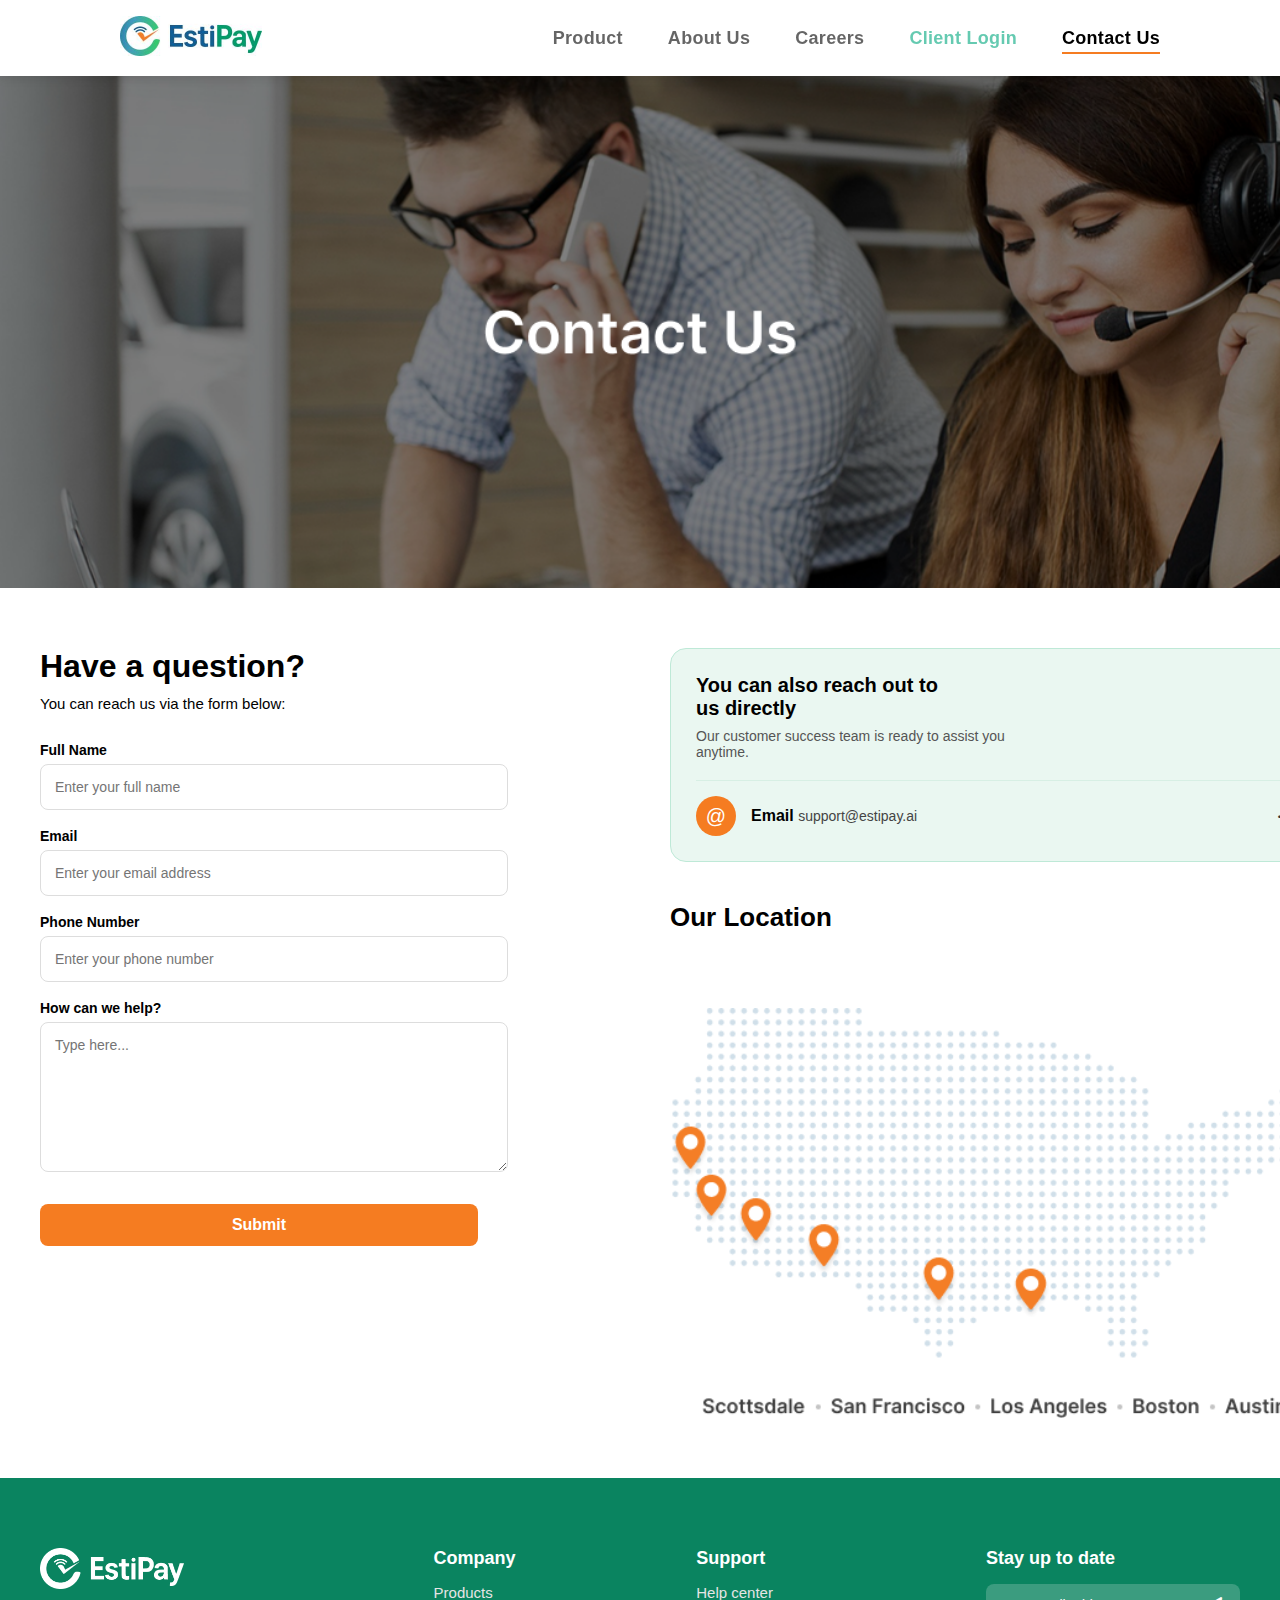
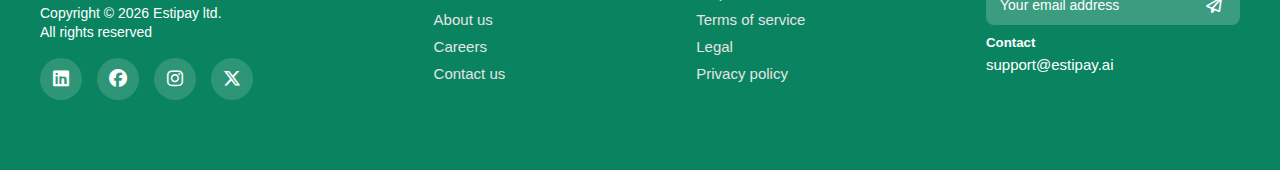
<file: public/contactus.html>
<!DOCTYPE html>
<html lang="en">
<head>
    <meta charset="UTF-8">
    <meta name="viewport" content="width=device-width, initial-scale=1.0">
    <title>EstiPay</title>
       <link rel="stylesheet" href="assets/styles.css">
        <link rel="stylesheet" href="assets/contactus.css">
<link rel="stylesheet" href="https://cdnjs.cloudflare.com/ajax/libs/font-awesome/6.5.0/css/all.min.css">

</head>
<body>
<header class="navbar">
    <div class="logo">
           <a href="index.html">
        <img src="assets/logo.jpg" alt="EstiPay Logo">
        </a>
    </div>

    <div class="menu-toggle">
        <i class="fa fa-bars"></i>
    </div>

    <nav class="nav-links">
        <a href="index.html">Product</a>
        <a href="index.html">About Us</a>
        <a href="careers.html">Careers</a>
        <a href="#" class="client-login">Client Login</a>
        <a href="contactus.html" class="selected">Contact Us</a>
    </nav>
</header>
<section class="contact-banner">
    <div class="contact-banner-overlay"></div>
</section>
<section class="contact-section">

    <div class="contact-left">
        <h2>Have a question?</h2>
        <p>You can reach us via the form below:</p>

        <form class="contact-form">
            <label>Full Name</label>
            <input type="text" placeholder="Enter your full name">

            <label>Email</label>
            <input type="email" placeholder="Enter your email address">

            <label>Phone Number</label>
            <input type="text" placeholder="Enter your phone number">

            <label>How can we help?</label>
            <textarea placeholder="Type here..."></textarea>

            <button type="submit">Submit</button>
        </form>
    </div>

    <div class="contact-right">
        
        <div class="contact-card">
            <h3>You can also reach out to <br> us directly</h3>
            <p>Our customer success team is ready to assist you <br> anytime.</p>

            <div class="contact-email-box">
                <div class="email-icon">@</div>
                <div class="email-details">
                    <strong>Email</strong>
                    <span>support@estipay.ai</span>
                </div>
                <div class="arrow">➜</div>
            </div>
        </div>

        <h2 class="location-heading">Our Location</h2>
        <img src="assets/location.png" class="location-map">

        <!-- <div class="location-list">
            Scottsdale · San Francisco · Los Angeles · Boston · Austin
        </div> -->

    </div>

</section>

<footer class="footer">
    <div class="footer-container">

        <div class="footer-brand">
            <div class="footer-logo">
                <img src="assets/estipayLogo.png" alt="" class="footer_image">
            </div>

            <p>Copyright © 2026 Estipay ltd.<br>All rights reserved</p>

            <div class="social-icons">
                <a href="#" target="_blank">
                    <i class="fa-brands fa-linkedin"></i>
                </a>
                <a href="https://www.facebook.com/profile.php?id=61584729181199" target="_blank">
                    <i class="fa-brands fa-facebook"></i>
                </a>
                <a href="https://www.instagram.com/estipay.ai/" target="_blank">
                    <i class="fa-brands fa-instagram"></i>
                </a>
                <a href="https://x.com/EstipayAi" target="_blank">
                    <i class="fa-brands fa-x-twitter"></i>
                </a>
            </div>

        </div>

        <div class="footer-column">
            <h4>Company</h4>
            <a href="index.html">Products</a>
            <a href="index.html">About us</a>
            <a href="careers.html">Careers</a>
            <a href="contactus.html">Contact us</a>
        </div>

        <div class="footer-column">
            <h4>Support</h4>
            <a href="#">Help center</a>
            <a href="#">Terms of service</a>
            <a href="#">Legal</a>
            <a href="#">Privacy policy</a>
        </div>

        <div class="footer-column">
            <h4>Stay up to date</h4>

            <div class="subscribe-box">
                <input type="email" placeholder="Your email address">
                <button><i class="fa-regular fa-paper-plane"></i></button>
            </div>

            <h5 class="mb0">Contact</h5>
            <p class="footer-email">support@estipay.ai</p>
        </div>

    </div>
</footer>  
</body>
</html>
</file>
<file: assets/styles.css>
.navbar {
    display: flex;
    align-items: center;
    justify-content: space-between;
    padding: 16px 120px;
    background: #ffffff;
    position: sticky;
    top:0;
    z-index: 999;
}
*{
       font-family: 'Inter',sans-serif;
}
.logo img {
    height: 40px;
}

.nav-links {
    display: flex;
    align-items: center;
    gap: 45px;   
    margin-left: auto;
}

.nav-links a {
    text-decoration: none;
    font-size: 18px;
    color: #000;
    font-weight: 500;
}

.nav-links a.client-login {
    color: #00A87E;
    font-weight: 500;
}

.nav-contact {
    padding: 10px 24px;
    background-color: #f57c21;
    color: #fff;
    border: none;
    border-radius: 6px;
    font-size: 16px;
    cursor: pointer;
    font-weight: 500;
}


.menu-toggle {
    display: none;
    font-size: 26px;
    cursor: pointer;
}

@media (max-width: 900px) {

    .menu-toggle {
        display: block;
    }

    .nav-links {
        position: absolute;
        top: 70px;
        right: 0;
        background: white;
        width: 100%;
        flex-direction: column;
        gap: 25px;
        padding: 25px 0;
        display: none;
        border-top: 1px solid #ddd;
    }

 
    .nav-links.active {
        display: flex;
    }

    .nav-contact {
        width: 160px;
        text-align: center;
    }
}


.contact-btn:hover {
    background-color: #e96d10;
}
.hero-section {
    background: #EAF7F1;  
    padding: 80px 60px;
}

.hero-container {
    max-width: 1350px;
    margin: 0 auto;
    display: flex;
    justify-content: space-between;
    align-items: center;
    gap: 50px;
}

.hero-left {
    flex: 1;
}

.hero-left h1 {
    font-size: 48px;
    font-weight: 550;
    line-height: 1.3;
    margin-bottom: 20px;

}

.hero-left .subtext {
    font-size: 18px;
    color: #555;
    margin-bottom: 30px;
    max-width: 570px;

}

.demo-btn {
    background-color: #f57c21;
    color: #fff;
    padding: 12px 32px;
    border-radius: 8px;
    font-size: 16px;
    border: none;
    cursor: pointer;
    font-weight: 600;
}

.hero-right img {
    width: 450px;
    height: auto;
}

@media(max-width: 1000px) {
    .hero-container {
        flex-direction: column;
        text-align: center;
    }

    .hero-left .subtext {
        margin: 0 auto 30px;
    }
}

.hero-image-box img {
    width: 330px;
    max-width: 100%;
    display: block;
    margin: 0 auto;
}

.damage-section {
    text-align: center;
    padding: 60px 40px;
    background: #fff;
}

.damage-section h2 {
    font-size: 34px;
    font-weight: 550;
    margin-bottom: 10px;
    color: #111;
}

.damage-subtext {
    max-width: 800px;
    margin: 0 auto 50px;
    font-size: 16px;
    color: #555;
}

.damage-content {
    display: flex;
    justify-content: center;
    align-items: center;
    gap: 50px;
    flex-wrap: wrap;
}

.damage-image-wrapper {
    flex: 1;
    min-width: 320px;
}

.dotted-circle {
    border: 4px dotted #0fa55d;
    border-radius: 50%;
    padding: 10px;
    display: inline-block;
}

.dotted-circle img {
    width: 350px;
    height: 350px;
    object-fit: cover;
    border-radius: 50%;
}
    .damage-content {
    display: flex;
    align-items: center;
    justify-content: center;
    gap: 60px;
    flex-wrap: wrap;
}

.damage-image-wrapper {
    flex: 1;
    max-width: fit-content;
}

.damage-full-img {
    width: auto;
    height: inherit;
    display: block;
}

.damage-points {
    flex: 1;
    max-width: 480px;
    position: relative;
    /* right: 7rem; */
}

.point-item {
    margin-bottom: 35px;
    text-align: justify;
}

.point-item h4 {
    font-size: 20px;
    font-weight: 600;
    margin-bottom: 6px;
}

.point-item p {
    color: #555;
    font-size: 16px;
    line-height: 1.5;
}

@media (max-width: 900px) {
    .damage-content {
        flex-direction: column;
        text-align: center;
    }

    .damage-points {
        text-align: center;
    }
}
.circle-item{
    margin-left:  -5rem;
}
.lost-email{
    margin-left: -3rem
}
.icon-circle {
    width: 60px;
    height: 60px;
    background: #f57c21;
    border-radius: 50%;
    display: flex;
    align-items: center;
    justify-content: center;
    margin-right: 20px;
}

.icon-circle img {
    width: 28px;
}

.point-text h4 {
    margin: 0;
    font-size: 18px;
    font-weight: 400px;
}

.point-text p {
    margin: 5px 0 0;
    color: #555;
    font-size: 15px;
}
.point-text {
       text-align: left;
       margin-left: 2rem;
       font-weight: 500px;
}

.assistant-section {
    padding: 70px 40px;
    display: flex;
    justify-content: center;
}

.assistant-box {
    background: #eaf3f9;
    border: 2px solid #b4d9f3;
    border-radius: 20px;
    padding: 50px;
    width: 90%;
    max-width: 1150px;
    display: flex;
    flex-wrap: wrap; /* IMPORTANT for full-width imp */
    justify-content: space-between;
    align-items: flex-start;
    gap: 40px;
}

.assistant-box .imp {
    width: 100%;
    margin-top: -30px;
    font-size: 15px;
    color: #1B8C62;
    font-family: sans-serif;
    font-style: italic;
}
.assistant-left {
    flex: 1.2;
}

.assistant-left h2 {
    font-size: 34px;
    font-weight: 600;
    margin-bottom: 15px;
}

.assistant-left p {
    font-size: 16px;
    color: #555;
    max-width: 600px;
    margin-bottom: 25px;
}

.assistant-left h4 {
    font-size: 18px;
    font-weight: 600;
    margin-bottom: 10px;
}

.assistant-left ul {
    padding-left: 18px;
}

.assistant-left ul li {
    margin-bottom: 10px;
    font-size: 15px;
    color: #333;
}

.assistant-right {
    display: flex;
    justify-content: center; /* horizontal center */
    align-items: center;     /* vertical center */
}

.assistant-right img {
    width: 300px;
    max-width: 100%;
    display: block;
    margin: 83px 30px;  /* Centers the image horizontally */
}

/* @media (max-width: 900px) {
    .assistant-box {
        flex-direction: column;
        text-align: center;
    }

    .assistant-left {
        text-align: center;
    }

    .assistant-left p {
        margin: 0 auto 25px;
    }
} */

.estipay-edge-section {
    padding: 80px 40px;
    display: flex;
    justify-content: center;
}

.edge-container {
    width: 90%;
    max-width: 1400px;
    display: flex;
    justify-content: space-between;
    align-items: center;
    gap: 50px;
}

.edge-left {
    flex: 1;
}

.edge-left h2 {
    font-size: 36px;
    font-weight: 700;
    margin-bottom: 40px;
    line-height: 1.3;
}

.edge-features {
    display: grid;
    grid-template-columns: repeat(2, 1fr);
    gap: 30px 40px;
}

.feature-item {
    display: flex;
    align-items: flex-start;
    gap: 15px;
}

.feature-item img {
    width: 42px;
    height: 42px;
}

.feature-item h4 {
    margin: 0;
    font-size: 18px;
    font-weight: 600;
}

.feature-item p {
    margin-top: 5px;
    font-size: 14px;
    color: #555;
}

.edge-right {
    flex: 1;
}

.edge-right img {
    width: 100%;
    border-radius: 20px;
    display: block;
}

@media (max-width: 1000px) {
    .edge-container {
        flex-direction: column;
        text-align: center;
    }

    .edge-features {
        grid-template-columns: 1fr 1fr;
    }

    .feature-item {
        justify-content: center;
    }
}

@media (max-width: 700px) {
    .edge-features {
        grid-template-columns: 1fr;
        text-align: center;
    }
}
.impact-section {
    padding: 80px 40px;
    display: flex;
    justify-content: center;
}
/* CONTAINER SIDE BY SIDE */
.impact-container {
    width: 90%;
    max-width: 1400px;
    display: flex;
    justify-content: space-between;
    align-items: center;
    gap: 80px;
}

/* LEFT IMAGE */
.impact-left img {
    width: 520px;
}

/* RIGHT CONTENT */
.impact-right {
    flex: 1;
}

/* BEFORE / AFTER HEADINGS */
.metrics-header {
    display: grid;
    grid-template-columns: 220px 150px 40px 150px;
    margin: 10px 0 15px 0;
    font-weight: 700;
    color: #444;
}

.before-head {
    grid-column: 2;
    text-align: center;
}

.after-head {
    grid-column: 4;
    text-align: center;
}

/* METRIC ROWS */
.metric-row {
    display: grid;
    grid-template-columns: 220px 150px 40px 150px;
    align-items: center;
    margin-bottom: 14px;
}

/* BEFORE VALUES */
.metric-before {
    background: #FFEFE4;
    padding: 10px 15px;
    border-radius: 25px;
    color: #D86C36;
    font-weight: 600;
    text-align: center;
}

/* AFTER VALUES */
.metric-after {
    background: #E6F8F1;
    padding: 10px 15px;
    border-radius: 25px;
    color: #0B855F;
    font-weight: 700;
    text-align: center;
}

.metric-arrow {
    font-size: 22px;
    font-weight: 900;
    color: #2b6482;
    text-align: center;
}

.impact-left img {
    width: 500px;   
    height: auto;
}
.impact-right {
    flex: 1;
}
.metric-row {
    display: grid;
    grid-template-columns: 200px 140px 40px 140px;
    align-items: center;
    gap: 15px;
    margin: 12px 0;
} 

span.pay {
    color: #1B8C62 !important; 
}
.assistant-left span.esti {
    color: #2b6482; 
}
.assistant-left .imp {
    color: #1B8C62; 
}
.impact-subtext {
    font-size: 15px;
    color: #555;
    margin-bottom: 35px;
}

.metrics-table {
    display: flex;
    flex-direction: column;
    gap: 18px;
}

.metric-row {
    display: grid;
    grid-template-columns: 220px 150px 40px 150px;
    align-items: center;
    gap: 15px;
}

.metric-title {
    font-size: 16px;
    font-weight: 600;
}

.metric-before {
    background: #FFEFE4;
    padding: 10px 15px;
    border-radius: 25px;
    color: #E07A3C;
    text-align: center;
    font-weight: 600;
    font-size: 14px;
}

.metric-after {
    background: #E6F8F1;
    padding: 10px 15px;
    border-radius: 25px;
    color: #1B8C62;
    text-align: center;
    font-weight: 700;
    font-size: 14px;
}

@media (max-width: 1000px) {
    .impact-container {
        flex-direction: column;
        text-align: center;
    }

    .metric-row {
        grid-template-columns: 1fr 1fr 40px 1fr;
    }
}

@media (max-width: 700px) {
    .metric-row {
        grid-template-columns: 1fr;
        gap: 10px;
    }

    .metric-arrow {
        font-size: 24px;
        margin: 10px 0;
    }
}

.estipay-edge-section {
    padding: 80px 40px;
    display: flex;
    justify-content: center;
}

.edge-container {
    width: 90%;
    max-width: 1400px;
    display: flex;
    justify-content: space-between;
    align-items: center;
    gap: 50px;
}

.edge-left {
    flex: 1;
}

.edge-left h2 {
    font-size: 36px;
    font-weight: 700;
    margin-bottom: 40px;
    line-height: 1.3;
}

.edge-features {
    display: grid;
    grid-template-columns: repeat(2, 1fr);
    gap: 30px 40px;
}

.feature-item {
    display: flex;
    align-items: flex-start;
    gap: 15px;
}

.feature-item img {
    width: 42px;
    height: 42px;
}

.feature-item h4 {
    margin: 0;
    font-size: 18px;
    font-weight: 600;
}

.feature-item p {
    margin-top: 5px;
    font-size: 14px;
    color: #555;
}

.edge-right {
    flex: 1;
}

.edge-right img {
    width: 100%;
    border-radius: 20px;
    display: block;
}

@media (max-width: 1000px) {
    .edge-container {
        flex-direction: column;
        text-align: center;
    }

    .edge-features {
        grid-template-columns: 1fr 1fr;
    }

    .feature-item {
        justify-content: center;
    }
}

@media (max-width: 700px) {
    .edge-features {
        grid-template-columns: 1fr;
        text-align: center;
    }
}

.compliance-overlay-section {
    position: relative;
    background-image: url('Compliance.png');
    background-size: cover;
    background-position: center;
    padding: 100px 40px;
    min-height: 350px;
    display: flex;
    align-items: center;
    color: #111;
}

.compliance-overlay-section::before {
    content: "";
    position: absolute;
    left: 0;
    top: 0;
    width: 55%;
    height: 100%;
    background: linear-gradient(
        to right,
        rgba(255, 255, 255, 0.85) 0%,
        rgba(255, 255, 255, 0.40) 60%,
        rgba(255, 255, 255, 0) 100%
    );
    backdrop-filter: blur(4px);
}

.compliance-content {
    position: relative;
    max-width: 480px;
    left:1rem;
    z-index: 10;
}

.compliance-content h2 {
    font-size: 30px;
    font-weight: 600;
    line-height: 1.3;
    margin-bottom: 12px;
}

.compliance-content h2 span {
    color: #0E8C62;
}

.comp-desc {
    font-size: 15px;
    color: #444;
    margin-bottom: 25px;
    max-width: 450px;
}

.comp-points {
    padding: 0;
    margin: 0;
    list-style: none;
}

.comp-points li {
    display: flex;
    align-items: center;
    gap: 12px;
    font-weight: 700 !important;
    margin-bottom: 14px;
    font-size: 12px;
    color: #222;
}

.comp-points img {
    width: 28px;
}


@media (max-width: 900px) {
    .compliance-overlay-section::before {
        width: 100%;
    }
    .compliance-content {
        max-width: 100%;
        text-align: center;
        margin: 0 auto;
    }
    .comp-points li {
        justify-content: center;
        font-weight: 200px;
    }
}

.footer {
    background: #0A8460;
    color: #fff;
    padding: 70px 40px;
}

.footer-container {
    max-width: 1400px;
    margin: auto;
    display: flex;
    justify-content: space-between;
    flex-wrap: wrap;
    gap: 50px;
}

.footer-logo {
    display: flex;
    align-items: center;
    gap: 10px;
}

.footer-logo img {
    width: 50px;
    filter: brightness(0) invert(1);
}
.footer_image{
    width: 9rem !important;
    /* height: 3rem; */
}

.footer-brand p {
    margin: 15px 0;
    font-size: 14px;
    line-height: 1.4;
}


.social-icons i {
    width: 42px;
    height: 42px;
    border-radius: 50%;
    background: rgba(255, 255, 255, 0.15); /* soft white glow */
    display: flex;
    align-items: center;
    justify-content: center;
    color: #ffffff;
    font-size: 18px;
    transition: 0.3s ease;
}


.footer-column h4 {
    margin-bottom: 15px;
    font-size: 18px;
}

.footer-column a {
    display: block;
    margin-bottom: 10px;
    text-decoration: none;
    color: #e5e5e5;
    font-size: 15px;
    transition: 0.3s;
}

.footer-column a:hover {
    color: #fff;
}

.subscribe-box {
    display: flex;
    align-items: center;
    background: rgba(255, 255, 255, 0.18);
    padding: 8px 12px;
    border-radius: 8px;
    width: 240px;
    margin-bottom: 10px;
}

.subscribe-box input {
    flex: 1;
    background: transparent;
    border: none;
    color: #fff;
    outline: none;
    font-size: 14px;
}

.subscribe-box input::placeholder {
    color: #ffffff;
    opacity: 1;
}

.subscribe-box input::-webkit-input-placeholder {
    color: #ffffff;
    opacity: 1;
}

.subscribe-box input::-moz-placeholder {
    color: #ffffff;
    opacity: 1;
}

.subscribe-box input:-ms-input-placeholder {
    color: #ffffff;
    opacity: 1;
}

.subscribe-box button {
    background: transparent;
    border: none;
    font-size: 20px;
    color: #fff;
    cursor: pointer;
}

.footer-email {
    margin-top: 6px;
    font-size: 15px;
}

@media (max-width: 900px) {
    .footer-container {
        flex-direction: column;
        text-align: center;
    }

    .social-icons {
        justify-content: center;
    }

    .subscribe-box {
        margin: 0 auto;
    }
}
.social-icons {
    display: flex;
    gap: 15px;
    margin-top: 15px;
}

.social-icons a {
    color: #ffffff;
    font-size: 20px;
    transition: 0.3s;
}

.social-icons a:hover {
    color: #cceede;
}
.subscribe-box {
    display: flex;
    align-items: center;
    background: rgba(255,255,255,0.2);
    padding: 8px 12px;
    border-radius: 8px;
    width: 230px;
}

.subscribe-box input {
    flex: 1;
    background: transparent;
    border: none;
    outline: none;
    color: #fff;
    font-size: 14px;
}

.subscribe-box input::placeholder {
    color: #ffffff;
    opacity: 1;
}

.subscribe-box input::-webkit-input-placeholder {
    color: #ffffff;
    opacity: 1;
}

.subscribe-box input::-moz-placeholder {
    color: #ffffff;
    opacity: 1;
}

.subscribe-box input:-ms-input-placeholder {
    color: #ffffff;
    opacity: 1;
}

.subscribe-box button {
    background: transparent;
    border: none;
    cursor: pointer;
    color: #fff;
}

.subscribe-box button i {
    font-size: 16px;
    color: #fff;
}
.mb0{
    margin-bottom: 0rem !important;
}
.hero-image-wrapper {
    position: relative;
    width: 450px;
    margin: 0 auto;
}

.hero-main-img {
    width: 100%;
    display: block;
}

.hero-small-icon {
    position: absolute;
    width: 82px;
    height: 82px;
    border-radius: 50%;
    padding: 12px;
    background-color: #ff8a24;
    object-fit: contain;
}

.hero-figure {
    position: relative;
    width: 520px;        
    margin: 0 auto;
}

.hero-main {
    width: 100%;
    display: block;
}

.hero-icon {
    width: 50px;
    height: 50px;
    position: absolute;
    border-radius: 50%;
    background: #ff8a24; 
    padding: 12px;
    object-fit: contain;
}


.top-icon {
top: 15px;
    left: 50%;
    transform: translateX(-50%);
}

.left-icon {
    top: 80px;
    left: 96px;
}

.right-icon {
    top: 82px;
    right: 97px;
}

.damage-img{
    height: 50px;
    width: 50px;
}

.nav-contact {
    padding: 10px 24px;
    background-color: #f57c21;
    color: #fff !important;
    border-radius: 6px;
    font-size: 16px;
    font-weight: 500;
    text-decoration: none;
}

.display-flex {
    display: flex;
}
.flex-direction-column {
    flex-direction: column;
}
.gap-15px {
    gap: 15px;
}
.column-gap-15px {
    gap: 15px;
}

.space-between{
    justify-content: space-between;
}
</file>
<file: EstiPay Webstie/assets/styles.css>
.navbar {
    display: flex;
    align-items: center;
    justify-content: space-between;
    padding: 16px 120px;
    background: #ffffff;
    position: sticky;
    top: 0;
    z-index: 999;
}

* {
    font-family: 'Inter', sans-serif;
    margin: 0;
}

.logo img {
    height: 40px;
}

.nav-links a:not(.contact-btn):not(.selected) {
    opacity: 0.6;
}

.nav-links a.selected {
    font-weight: 700;
    opacity: 1;
}

.nav-links a:not(.contact-btn):hover {
    opacity: 1;
}

.nav-links {
    display: flex;
    align-items: center;
    gap: 45px;
    margin-left: auto;
}

.nav-links a:not(.contact-btn) {
    text-decoration: none;
    font-size: 18px;
    color: #000;
    font-weight: 600;
    letter-spacing: 0.3px;
}

.nav-links a.client-login {
    color: #00A87E;
    font-weight: 600;
    letter-spacing: 0.3px;
}

/* The Original */
.nav-contact {
    padding: 10px 24px;
    background-color: #f57c21;
    color: #fff;
    border: none;
    border-radius: 6px;
    font-size: 16px;
    cursor: pointer;
    font-weight: 500;
}


.menu-toggle {
    display: none;
    font-size: 26px;
    cursor: pointer;
}

@media (max-width: 900px) {

    .menu-toggle {
        display: block;
    }

    .nav-links {
        position: absolute;
        top: 70px;
        right: 0;
        background: white;
        width: 100%;
        flex-direction: column;
        gap: 25px;
        padding: 25px 0;
        display: none;
        border-top: 1px solid #ddd;
    }


    .nav-links.active {
        display: flex;
    }

    .nav-contact {
        width: 160px;
        text-align: center;
    }
}


.contact-btn:hover {
    background-color: #e96d10;
}

.hero-section {
    background: linear-gradient(180deg, #d4ede3 0%, #EAF7F1 40%, #f0f9f5 100%);
    padding: 80px 60px;
    position: relative;
    overflow: hidden;
}

.hero-section::before {
    content: '';
    position: absolute;
    top: 0;
    left: 0;
    right: 0;
    bottom: 0;
    background: linear-gradient(180deg,
            rgba(212, 237, 227, 0.8) 0%,
            rgba(234, 247, 241, 0.6) 30%,
            rgba(240, 249, 245, 0.4) 60%,
            rgba(255, 255, 255, 0.2) 100%);
    pointer-events: none;
    z-index: 0;
}

.hero-container {
    position: relative;
    z-index: 1;
    max-width: 1350px;
    margin: 0 auto;
    display: flex;
    justify-content: space-between;
    align-items: center;
    gap: 50px;
}

.hero-left {
    flex: 1;
}

.hero-left h1 {
    font-size: 48px;
    font-weight: 550;
    line-height: 1.3;
    margin-bottom: 20px;

}

.hero-left .subtext {
    font-size: 18px;
    color: #555;
    margin-bottom: 30px;
    max-width: 570px;

}

.demo-btn {
    background-color: #f57c21;
    color: #fff;
    padding: 12px 32px;
    border-radius: 8px;
    font-size: 16px;
    border: none;
    cursor: pointer;
    font-weight: 600;
}

.hero-right {
    position: relative;
    z-index: 1;
    display: flex;
    align-items: center;
    justify-content: center;
}

.hero-right img {
    width: 450px;
    height: auto;
    animation: heroImageFloat 6s ease-in-out infinite;
    filter: drop-shadow(0 10px 30px rgba(0, 0, 0, 0.15));
    transition: all 0.3s ease;
    position: relative;
    z-index: 2;
}

.hero-right img:hover {
    transform: scale(1.05) !important;
    filter: drop-shadow(0 15px 40px rgba(245, 124, 33, 0.3));
    animation-play-state: paused;
}

/* Hero image floating animation with subtle rotation */
@keyframes heroImageFloat {

    0%,
    100% {
        transform: translateY(0px) rotate(0deg) scale(1);
    }

    25% {
        transform: translateY(-25px) rotate(2deg) scale(1.02);
    }

    50% {
        transform: translateY(-35px) rotate(0deg) scale(1.03);
    }

    75% {
        transform: translateY(-20px) rotate(-2deg) scale(1.01);
    }
}

/* Floating decorative icons around hero image */
.floating-icon {
    position: absolute;
    font-size: 36px;
    opacity: 0.8;
    z-index: 1;
    pointer-events: none;
    animation: iconFloat 4s ease-in-out infinite;
    filter: drop-shadow(0 4px 12px rgba(0, 0, 0, 0.25));
    transition: all 0.3s ease;
}

.floating-icon:hover {
    opacity: 1;
    transform: scale(1.2);
}

/* Individual icon positions and animations */
.floating-icon.icon-1 {
    top: 10%;
    left: -10%;
    animation: iconFloat 5s ease-in-out infinite;
    animation-delay: 0s;
}

.floating-icon.icon-2 {
    top: 15%;
    right: -5%;
    animation: iconFloat 4.5s ease-in-out infinite;
    animation-delay: 0.5s;
}

.floating-icon.icon-3 {
    top: 50%;
    right: -8%;
    animation: iconFloat 5.5s ease-in-out infinite;
    animation-delay: 1s;
}

.floating-icon.icon-4 {
    bottom: 30%;
    left: -8%;
    animation: iconFloat 4s ease-in-out infinite;
    animation-delay: 1.5s;
}

.floating-icon.icon-5 {
    top: 35%;
    right: -12%;
    animation: iconFloat 5s ease-in-out infinite;
    animation-delay: 2s;
}

.floating-icon.icon-6 {
    bottom: 15%;
    right: -5%;
    animation: iconFloat 4.5s ease-in-out infinite;
    animation-delay: 2.5s;
}

/* Icon floating animation */
@keyframes iconFloat {

    0%,
    100% {
        transform: translateY(0px) translateX(0px) rotate(0deg) scale(1);
        opacity: 0.7;
    }

    25% {
        transform: translateY(-20px) translateX(10px) rotate(5deg) scale(1.1);
        opacity: 0.9;
    }

    50% {
        transform: translateY(-30px) translateX(-5px) rotate(-5deg) scale(1.15);
        opacity: 1;
    }

    75% {
        transform: translateY(-15px) translateX(8px) rotate(3deg) scale(1.05);
        opacity: 0.8;
    }
}

/* Responsive adjustments for floating icons */
@media(max-width: 1000px) {
    .floating-icon {
        display: none;
        /* Hide on mobile for cleaner look */
    }
}

@media(max-width: 1000px) {
    .hero-container {
        flex-direction: column;
        text-align: center;
    }

    .hero-left .subtext {
        margin: 0 auto 30px;
    }
}

.hero-image-box img {
    width: 330px;
    max-width: 100%;
    display: block;
    margin: 0 auto;
}

.damage-section {
    text-align: center;
    padding: 60px 40px;
    background: linear-gradient(180deg, #ffffff 0%, #f8fbf9 100%);
    position: relative;
}

.damage-section h2 {
    font-size: 34px;
    font-weight: 550;
    margin-bottom: 10px;
    color: #111;
}

.damage-subtext {
    max-width: 800px;
    margin: 0 auto 50px;
    font-size: 16px;
    color: #555;
    line-height: 1.5;
}

/* The Original */
.damage-content {
    display: flex;
    justify-content: center;
    align-items: center;
    gap: 50px;
    flex-wrap: wrap;
}

/* The Original */
.damage-image-wrapper {
    flex: 1;
    min-width: 320px;
}

.dotted-circle {
    border: 4px dotted #0fa55d;
    border-radius: 50%;
    padding: 10px;
    display: inline-block;
}

.dotted-circle img {
    width: 350px;
    height: 350px;
    object-fit: cover;
    border-radius: 50%;
}

/* TODO: Remove Redundant classes */
.damage-content {
    display: flex;
    align-items: center;
    justify-content: center;
    gap: 50px;
    flex-wrap: wrap;
}

/* TODO: Remove Redundant classes */
.damage-image-wrapper {
    flex: 1;
    max-width: fit-content;
}

.damage-full-img {
    width: auto;
    height: inherit;
    display: block;
}

.damage-points {
    flex: 1;
    max-width: 480px;
    position: relative;
    margin-top: 60px;
    /* right: 7rem; */
}

.point-item {
    margin-bottom: 65px;
    text-align: justify;
}

.point-item h4 {
    font-size: 20px;
    font-weight: 600;
    margin-bottom: 6px;
    color: #1a1a1a;
}

.point-item p {
    color: #555;
    font-size: 16px;
    line-height: 1.6;
    font-weight: 400;
}

@media (max-width: 900px) {
    .damage-content {
        flex-direction: column;
        text-align: center;
    }

    .damage-points {
        text-align: center;
    }
}

.circle-item {
    margin-left: -5rem;
}

.lost-email {
    margin-left: -1rem
}

.icon-circle {
    width: 60px;
    height: 60px;
    background: #f57c21;
    border-radius: 50%;
    display: flex;
    align-items: center;
    justify-content: center;
    margin-right: 20px;
}

.icon-circle img {
    width: 28px;
}

.point-text h4 {
    margin: 0;
    font-size: 18px;
    font-weight: 400px;
}

.point-text p {
    margin: 5px 0 0;
    color: #555;
    font-size: 15px;
}

.point-text {
    text-align: left;
    margin-left: 2rem;
    font-weight: 500px;
}

.assistant-section {
    padding: 70px 40px;
    display: flex;
    justify-content: center;
    background: linear-gradient(135deg, #f0f8f5 0%, #e8f4f0 50%, #f5f9fc 100%);
}

.assistant-box {
    background: #eaf3f9;
    border: 2px solid #b4d9f3;
    border-radius: 20px;
    padding: 50px;
    width: 90%;
    max-width: 1150px;
    display: flex;
    flex-wrap: wrap;
    /* IMPORTANT for full-width imp */
    justify-content: space-between;
    align-items: flex-start;
    gap: 40px;
}

.assistant-box .imp {
    width: 100%;
    margin-top: -30px;
    font-size: 15px;
    color: #1B8C62;
    font-family: sans-serif;
    font-style: italic;
}

.assistant-left {
    flex: 1.2;
}

.assistant-left h2 {
    font-size: 34px;
    font-weight: 600;
    margin-bottom: 15px;
}

.assistant-left p {
    font-size: 16px;
    color: #555;
    max-width: 600px;
    margin-bottom: 25px;
}

.assistant-left h4 {
    font-size: 18px;
    font-weight: 600;
    margin-bottom: 10px;
}

.assistant-left ul {
    padding-left: 18px;
}

.assistant-left ul li {
    margin-bottom: 10px;
    font-size: 15px;
    color: #333;
}

.assistant-right {
    display: flex;
    justify-content: center;
    /* horizontal center */
    align-items: center;
    /* vertical center */
}



/* @media (max-width: 900px) {
    .assistant-box {
        flex-direction: column;
        text-align: center;
    }

    .assistant-left {
        text-align: center;
    }

    .assistant-left p {
        margin: 0 auto 25px;
    }
} */

/* The Original */
.estipay-edge-section {
    padding: 80px 40px;
    display: flex;
    justify-content: center;
    background: linear-gradient(135deg, #f5f9fc 0%, #e8f4f0 100%);
    position: relative;
    overflow: hidden;
}

.estipay-edge-section::before {
    content: '';
    position: absolute;
    top: 0;
    left: 0;
    right: 0;
    bottom: 0;
    background:
        radial-gradient(circle at 20% 50%, rgba(11, 133, 95, 0.05) 0%, transparent 50%),
        radial-gradient(circle at 80% 50%, rgba(245, 124, 33, 0.05) 0%, transparent 50%);
    pointer-events: none;
}

/* The Original */
.edge-container {
    width: 90%;
    max-width: 1400px;
    display: flex;
    justify-content: space-between;
    align-items: center;
    gap: 50px;
    position: relative;
    z-index: 1;
}

.edge-left {
    flex: 1;
    position: relative;
    z-index: 1;
}

.edge-right {
    position: relative;
    z-index: 1;
}

.edge-left h2,
.impact-right h2 {
    font-size: 36px;
    font-weight: 700;
    margin-bottom: 40px;
    line-height: 1.3;
    color: #1a1a1a;
    text-shadow: 0 2px 4px rgba(0, 0, 0, 0.05);
}

/* The Original */
.edge-features {
    display: grid;
    grid-template-columns: repeat(2, 1fr);
    gap: 30px 40px;
}

/* The Original */
.feature-item {
    display: flex;
    align-items: flex-start;
    gap: 15px;
}

/* The Original */
.feature-item img {
    width: 42px;
    height: 42px;
}

/* The Original */
.feature-item h4 {
    margin: 0;
    font-size: 18px;
    font-weight: 600;
}

/* The Original */
.feature-item p {
    margin-top: 5px;
    font-size: 14px;
    color: #555;
}

/* The Original */
.edge-right {
    flex: 1;
    display: flex !important;
    align-items: center;
    justify-content: center;
    min-height: 400px;
    visibility: visible !important;
    opacity: 1 !important;
    position: relative;
}

.edge-right img {
    width: 100% !important;
    max-width: 600px !important;
    height: auto !important;
    border-radius: 20px;
    display: block !important;
    visibility: visible !important;
    opacity: 1 !important;
    object-fit: contain;
    background: transparent;
    position: relative;
    z-index: 1;
}

@media (max-width: 1000px) {
    .edge-container {
        flex-direction: column;
        text-align: center;
    }

    .edge-features {
        grid-template-columns: 1fr 1fr;
    }

    .feature-item {
        justify-content: center;
    }
}

@media (max-width: 700px) {
    .edge-features {
        grid-template-columns: 1fr;
        text-align: center;
    }
}

.impact-section {
    padding: 80px 40px;
    display: flex;
    justify-content: center;
    background: linear-gradient(180deg, #ffffff 0%, #f0f8f5 100%);
}

/* CONTAINER SIDE BY SIDE */
.impact-container {
    width: 90%;
    max-width: 1400px;
    display: flex;
    justify-content: space-between;
    align-items: center;
    gap: 80px;
}

/* LEFT IMAGE */
/* The Original */
.impact-left-img img {
    width: 520px;
}

/* RIGHT CONTENT */
/* The Original */
.impact-right {
    flex: 1;
}

/* BEFORE / AFTER HEADINGS */
.metrics-header {
    display: grid;
    grid-template-columns: 220px 150px 40px 150px;
    margin: 10px 0 15px 0;
    font-weight: 700;
    color: #444;
}

.before-head {
    grid-column: 2;
    text-align: center;
}

.after-head {
    grid-column: 4;
    text-align: center;
}

/* METRIC ROWS */
/* The Original */
.metric-row {
    display: grid;
    grid-template-columns: 220px 150px 40px 150px;
    align-items: center;
    margin-bottom: 14px;
}

/* BEFORE VALUES */
/* The Original */
.metric-before {
    background: #FFEFE4;
    padding: 10px 15px;
    border-radius: 25px;
    color: #D86C36;
    font-weight: 600;
    text-align: center;
}

/* AFTER VALUES */
/* The Original */
.metric-after {
    background: #E6F8F1;
    padding: 10px 15px;
    border-radius: 25px;
    color: #0B855F;
    font-weight: 700;
    text-align: center;
}

.metric-arrow {
    font-size: 22px;
    font-weight: 900;
    color: #2b6482;
    text-align: center;
}

/* TODO: Remove Redundant classes */
.impact-left img {
    width: 500px;
    height: auto;
}

/* TODO: Remove Redundant classes */
.impact-right {
    flex: 1;
}

/* TODO: Remove Redundant classes */
.metric-row {
    display: grid;
    grid-template-columns: 200px 140px 40px 140px;
    align-items: center;
    gap: 15px;
    margin: 12px 0;
}

span.pay {
    color: #1B8C62 !important;
}

.assistant-left span.esti {
    color: #2b6482;
}

.assistant-left .imp {
    color: #1B8C62;
}

.impact-subtext {
    font-size: 15px;
    color: #555;
    margin-bottom: 35px;
}

.metrics-table {
    display: flex;
    flex-direction: column;
    gap: 18px;
}

/* TODO: Remove Redundant classes */
.metric-row {
    display: grid;
    grid-template-columns: 220px 150px 40px 150px;
    align-items: center;
    gap: 15px;
}

.metric-title {
    font-size: 16px;
    font-weight: 600;
}

/* TODO: Remove Redundant classes */
.metric-before {
    background: #FFEFE4;
    padding: 10px 15px;
    border-radius: 25px;
    color: #E07A3C;
    text-align: center;
    font-weight: 600;
    font-size: 14px;
}

/* TODO: Remove Redundant classes */
.metric-after {
    background: #E6F8F1;
    padding: 10px 15px;
    border-radius: 25px;
    color: #1B8C62;
    text-align: center;
    font-weight: 700;
    font-size: 14px;
}

@media (max-width: 1000px) {
    .impact-container {
        flex-direction: column;
        text-align: center;
    }

    .metric-row {
        grid-template-columns: 1fr 1fr 40px 1fr;
    }
}

@media (max-width: 700px) {
    .metric-row {
        grid-template-columns: 1fr;
        gap: 10px;
    }

    .metric-arrow {
        font-size: 24px;
        margin: 10px 0;
    }
}

/* TODO: Remove Redundant classes */
.estipay-edge-section {
    padding: 80px 40px;
    display: flex;
    justify-content: center;
}

/* TODO: Remove Redundant classes */
.edge-container {
    width: 90%;
    max-width: 1400px;
    display: flex;
    justify-content: space-between;
    align-items: center;
    gap: 50px;
}

/* TODO: Remove Redundant classes */
.feature-item {
    display: flex;
    align-items: flex-start;
    gap: 15px;
}

/* TODO: Remove Redundant classes */
.feature-item img {
    width: 42px;
    height: 42px;
}

/* TODO: Remove Redundant classes */
.feature-item h4 {
    margin: 0;
    font-size: 18px;
    font-weight: 600;
}

/* TODO: Remove Redundant classes */
.feature-item p {
    margin-top: 5px;
    font-size: 14px;
    color: #555;
}

/* TODO: Remove Redundant classes */
.edge-right {
    flex: 1;
}

/* TODO: Remove Redundant classes */
.edge-right {
    flex: 1;
    display: flex;
    align-items: center;
    justify-content: center;
    min-height: 400px;
}

.edge-right-img img {
    width: 100%;
    max-width: 600px;
    height: auto;
    border-radius: 20px;
    display: block;
    object-fit: contain;
    transition: transform 0.3s ease;
}

.edge-right-img img:hover {
    transform: scale(1.05);
}


.edge-right-img img {
    transition: transform 0.35s cubic-bezier(0.4, 0, 0.2, 1);
}

.edge-right-img img:hover {
    transform: scale(1.02);
}

.edge-right-img img {
    width: 300px;
    max-width: 100%;
    display: block;
    margin: 83px 30px;
    /* Centers the image horizontally */
}

/* TODO: Remove Redundant classes */
@media (max-width: 1000px) {
    .edge-container {
        flex-direction: column;
        text-align: center;
    }

    .edge-features {
        grid-template-columns: 1fr 1fr;
    }

    .feature-item {
        justify-content: center;
    }
}

/* TODO: Remove Redundant classes */
@media (max-width: 700px) {
    .edge-features {
        grid-template-columns: 1fr;
        text-align: center;
    }
}

.compliance-overlay-section {
    position: relative;
    background-image: url('Compliance.png');
    background-size: cover;
    background-position: center;
    padding: 100px 40px;
    min-height: 350px;
    display: flex;
    align-items: center;
    color: #111;
}

.compliance-overlay-section::before {
    content: "";
    position: absolute;
    left: 0;
    top: 0;
    width: 55%;
    height: 100%;
    background: linear-gradient(to right,
            rgba(255, 255, 255, 0.85) 0%,
            rgba(255, 255, 255, 0.40) 60%,
            rgba(255, 255, 255, 0) 100%);
    backdrop-filter: blur(4px);
}

.compliance-content {
    position: relative;
    max-width: 480px;
    left: 1rem;
    z-index: 10;
}

.compliance-content h2 {
    font-size: 30px;
    font-weight: 600;
    line-height: 1.3;
    margin-bottom: 12px;
}

.compliance-content h2 span,
.impact-right h2 span {
    color: #0E8C62;
}

.comp-desc {
    font-size: 15px;
    color: #444;
    margin-bottom: 25px;
    max-width: 450px;
    line-height: 1.5;
    text-align: justify;
}

.comp-points-title {
    margin-bottom: 10px;
}

.comp-points {
    padding: 0;
    margin: 0;
    list-style: none;
}

.comp-points li {
    display: flex;
    align-items: center;
    gap: 12px;
    font-weight: 700 !important;
    margin-bottom: 14px;
    font-size: 12px;
    color: #222;
}

.comp-points img {
    width: 28px;
}


@media (max-width: 900px) {
    .compliance-overlay-section::before {
        width: 100%;
    }

    .compliance-content {
        max-width: 100%;
        text-align: center;
        margin: 0 auto;
    }

    .comp-points li {
        justify-content: center;
        font-weight: 200px;
    }
}

.footer {
    background: #0A8460;
    color: #fff;
    padding: 70px 40px;
}

.footer-container {
    max-width: 1400px;
    margin: auto;
    display: flex;
    justify-content: space-between;
    flex-wrap: wrap;
    gap: 50px;
}

.footer-logo {
    display: flex;
    align-items: center;
    gap: 10px;
}

.footer-logo img {
    width: 50px;
    filter: brightness(0) invert(1);
}

.footer_image {
    width: 9rem !important;
    /* height: 3rem; */
}

.footer-brand p {
    margin: 15px 0;
    font-size: 14px;
    line-height: 1.4;
}


.social-icons i {
    width: 42px;
    height: 42px;
    border-radius: 50%;
    background: rgba(255, 255, 255, 0.15);
    /* soft white glow */
    display: flex;
    align-items: center;
    justify-content: center;
    color: #ffffff;
    font-size: 18px;
    transition: 0.3s ease;
}


.footer-column h4 {
    margin-bottom: 15px;
    font-size: 18px;
}

.footer-column a {
    display: block;
    margin-bottom: 10px;
    text-decoration: none;
    color: #e5e5e5;
    font-size: 15px;
    transition: 0.3s;
}

.footer-column a:hover {
    color: #fff;
}

/* The Original */
.subscribe-box {
    display: flex;
    align-items: center;
    background: rgba(255, 255, 255, 0.18);
    padding: 8px 12px;
    border-radius: 8px;
    width: 240px;
    margin-bottom: 10px;
}

/* The Original */
.subscribe-box input {
    flex: 1;
    background: transparent;
    border: none;
    color: #fff;
    outline: none;
    font-size: 14px;
}

/* The Original */
.subscribe-box input::placeholder {
    color: #ffffff;
    opacity: 1;
}

/* The Original */
.subscribe-box input::-webkit-input-placeholder {
    color: #ffffff;
    opacity: 1;
}

/* The Original */
.subscribe-box input::-moz-placeholder {
    color: #ffffff;
    opacity: 1;
}

/* The Original */
.subscribe-box input:-ms-input-placeholder {
    color: #ffffff;
    opacity: 1;
}

/* The Original */
.subscribe-box button {
    background: transparent;
    border: none;
    font-size: 20px;
    color: #fff;
    cursor: pointer;
}

.footer-email {
    margin-top: 6px;
    font-size: 15px;
}

@media (max-width: 900px) {
    .footer-container {
        flex-direction: column;
        text-align: center;
    }

    .social-icons {
        justify-content: center;
    }

    .subscribe-box {
        margin: 0 auto;
    }
}

.social-icons {
    display: flex;
    gap: 15px;
    margin-top: 15px;
}

.social-icons a {
    color: #ffffff;
    font-size: 20px;
    transition: 0.3s;
}

.social-icons a:hover {
    color: #cceede;
}

/* TODO: Remove Redundant classes */
.subscribe-box {
    display: flex;
    align-items: center;
    background: rgba(255, 255, 255, 0.2);
    padding: 8px 12px;
    border-radius: 8px;
    width: 230px;
}

/* TODO: Remove Redundant classes */
.subscribe-box input {
    flex: 1;
    background: transparent;
    border: none;
    outline: none;
    color: #fff;
    font-size: 14px;
}

/* TODO: Remove Redundant classes */
.subscribe-box input::placeholder {
    color: #ffffff;
    opacity: 1;
}

/* TODO: Remove Redundant classes */
.subscribe-box input::-webkit-input-placeholder {
    color: #ffffff;
    opacity: 1;
}

/* TODO: Remove Redundant classes */
.subscribe-box input::-moz-placeholder {
    color: #ffffff;
    opacity: 1;
}

/* TODO: Remove Redundant classes */
.subscribe-box input:-ms-input-placeholder {
    color: #ffffff;
    opacity: 1;
}

/* TODO: Remove Redundant classes */
.subscribe-box button {
    background: transparent;
    border: none;
    cursor: pointer;
    color: #fff;
}

.subscribe-box button i {
    font-size: 16px;
    color: #fff;
}

.mb0 {
    margin-bottom: 0rem !important;
}

.hero-image-wrapper {
    position: relative;
    width: 450px;
    margin: 0 auto;
}

.hero-main-img {
    width: 100%;
    display: block;
}

.hero-small-icon {
    position: absolute;
    width: 82px;
    height: 82px;
    border-radius: 50%;
    padding: 12px;
    background-color: #ff8a24;
    object-fit: contain;
}

.hero-figure {
    position: relative;
    width: 520px;
    margin: 0 auto;
}

.hero-main {
    width: 100%;
    display: block;
}

.hero-icon {
    width: 50px;
    height: 50px;
    position: absolute;
    border-radius: 50%;
    background: #ff8a24;
    padding: 12px;
    object-fit: contain;
}


.top-icon {
    top: 15px;
    left: 50%;
    transform: translateX(-50%);
}

.left-icon {
    top: 80px;
    left: 96px;
}

.right-icon {
    top: 82px;
    right: 97px;
}

.damage-img {
    height: 50px;
    width: 50px;
}

/* TODO: Remove Redundant classes */
.nav-contact {
    padding: 10px 24px;
    background-color: #f57c21;
    color: #fff !important;
    border-radius: 6px;
    font-size: 16px;
    font-weight: 500;
    text-decoration: none;
}

.display-flex {
    display: flex;
}

.flex-direction-column {
    flex-direction: column;
}

.gap-15px {
    gap: 15px;
}

.column-gap-15px {
    gap: 15px;
}

.space-between {
    justify-content: space-between;
}

/* Video Section */
.video-section {
    padding: 60px 40px;
    text-align: center;
    background-color: #f9f9f9;
}

.video-subtext {
    font-size: 24px;
    color: #555;
    margin-bottom: 30px;
    font-weight: 600;
}


/* ============================================
   ANIMATIONS & TRANSITIONS
   ============================================ */

/* Smooth scrolling */
html {
    scroll-behavior: smooth;
}

/* Fade-in animation */
@keyframes fadeIn {
    from {
        opacity: 0;
        transform: translateY(30px);
    }

    to {
        opacity: 1;
        transform: translateY(0);
    }
}

/* Slide-in from left */
@keyframes slideInLeft {
    from {
        opacity: 0;
        transform: translateX(-50px);
    }

    to {
        opacity: 1;
        transform: translateX(0);
    }
}

/* Slide-in from right */
@keyframes slideInRight {
    from {
        opacity: 0;
        transform: translateX(50px);
    }

    to {
        opacity: 1;
        transform: translateX(0);
    }
}

/* Scale animation */
@keyframes scaleIn {
    from {
        opacity: 0;
        transform: scale(0.8);
    }

    to {
        opacity: 1;
        transform: scale(1);
    }
}

/* Float animation - Smooth continuous up and down */
@keyframes float {

    0%,
    100% {
        transform: translateY(0px);
    }

    50% {
        transform: translateY(-25px);
    }
}

/* Float animation variant 2 - Different speed */
@keyframes floatSlow {

    0%,
    100% {
        transform: translateY(0px);
    }

    50% {
        transform: translateY(-20px);
    }
}

/* Float animation variant 3 - More movement */
@keyframes floatFast {

    0%,
    100% {
        transform: translateY(0px);
    }

    50% {
        transform: translateY(-30px);
    }
}

/* Smooth bounce animation */
@keyframes smoothBounce {

    0%,
    100% {
        transform: translateY(0px);
    }

    25% {
        transform: translateY(-15px);
    }

    75% {
        transform: translateY(-10px);
    }
}

/* Pulse animation */
@keyframes pulse {

    0%,
    100% {
        transform: scale(1);
    }

    50% {
        transform: scale(1.05);
    }
}

/* Rotate animation */
@keyframes rotate {
    from {
        transform: rotate(0deg);
    }

    to {
        transform: rotate(360deg);
    }
}

/* Shimmer effect */
@keyframes shimmer {
    0% {
        background-position: -1000px 0;
    }

    100% {
        background-position: 1000px 0;
    }
}

/* Initial hidden state for animated elements */
.fade-in,
.slide-in-left,
.scale-in {
    opacity: 0;
}

/* Edge-right should be visible even before animation */
.edge-right.slide-in-right {
    opacity: 1;
}

.slide-in-right:not(.edge-right) {
    opacity: 0;
}

/* Animation classes */
.fade-in.animate {
    animation: fadeIn 0.8s ease-out forwards;
}

.slide-in-left.animate {
    animation: slideInLeft 0.8s ease-out forwards;
}

.slide-in-right.animate {
    animation: slideInRight 0.8s ease-out forwards;
}

/* Edge-right should animate but start visible */
.edge-right.slide-in-right.animate {
    animation: slideInRight 0.8s ease-out forwards;
    opacity: 1;
}

.scale-in.animate {
    animation: scaleIn 0.8s ease-out forwards;
}

/* Stagger animation delays */
.animate-delay-1 {
    animation-delay: 0.1s;
}

.animate-delay-2 {
    animation-delay: 0.2s;
}

.animate-delay-3 {
    animation-delay: 0.3s;
}

.animate-delay-4 {
    animation-delay: 0.4s;
}

.animate-delay-5 {
    animation-delay: 0.5s;
}

/* Hero section animations */
.hero-left h1 {
    animation: fadeIn 1s ease-out;
}

/* .hero-left .subtext {
    animation: fadeIn 1.2s ease-out;
} */

.hero-right img {
    animation: slideInRight 1s ease-out, float 3s ease-in-out infinite;
    animation-delay: 0.2s, 1.5s;
}

/* Navbar animation */
.navbar {
    animation: fadeIn 0.6s ease-out;
    box-shadow: 0 2px 10px rgba(0, 0, 0, 0.1);
    transition: box-shadow 0.3s ease;
}

.navbar.scrolled {
    box-shadow: 0 4px 20px rgba(0, 0, 0, 0.15);
}

/* Button animations */
.demo-btn,
.contact-btn {
    position: relative;
    overflow: hidden;
    transition: all 0.3s ease;
}

.demo-btn::before,
.contact-btn::before {
    content: '';
    position: absolute;
    top: 50%;
    left: 50%;
    width: 0;
    height: 0;
    border-radius: 50%;
    background: rgba(255, 255, 255, 0.3);
    transform: translate(-50%, -50%);
    transition: width 0.6s, height 0.6s;
}

.demo-btn:hover::before,
.contact-btn:hover::before {
    width: 300px;
    height: 300px;
}

.demo-btn:hover,
.contact-btn:hover {
    transform: translateY(-2px);
    box-shadow: 0 6px 20px rgba(245, 124, 33, 0.4);
}

/* Damage section animations */
.damage-section h2 {
    animation: fadeIn 0.8s ease-out;
}

.damage-subtext {
    animation: fadeIn 1s ease-out;
}

.damage-image-wrapper img {
    transition: transform 0.5s ease;
}

.damage-image-wrapper img:hover {
    transform: scale(1.05);
}

.point-item {
    transition: all 0.3s ease;
    padding: 20px;
    border-radius: 12px;
    background: rgba(255, 255, 255, 0.9);
    border: 1px solid rgba(245, 124, 33, 0.1);
    box-shadow: 0 2px 8px rgba(0, 0, 0, 0.05);
}

.point-item:hover {
    background: rgba(245, 124, 33, 0.08);
    transform: translateX(10px);
    box-shadow: 0 4px 15px rgba(245, 124, 33, 0.2);
    border-color: rgba(245, 124, 33, 0.3);
}

/* Assistant section animations */
.assistant-box {
    animation: scaleIn 0.8s ease-out;
}

.assistant-right img {
    transition: transform 0.5s ease;
    /* animation: float 4s ease-in-out infinite; */
}

.assistant-right-logo img {
    transition: transform 0.35s cubic-bezier(0.4, 0, 0.2, 1);
}

.assistant-right-logo img:hover {
    transform: scale(1.1);
}

.assistant-right-logo img {
    width: 300px;
    max-width: 100%;
    display: block;
    margin: 83px 30px;
    /* Centers the image horizontally */
}

/* Icon animations - Shake, Bounce, Float */
@keyframes iconShake {

    0%,
    100% {
        transform: translateX(0) translateY(0) rotate(0deg);
    }

    25% {
        transform: translateX(-3px) translateY(-3px) rotate(-5deg);
    }

    50% {
        transform: translateX(3px) translateY(3px) rotate(5deg);
    }

    75% {
        transform: translateX(-2px) translateY(2px) rotate(-3deg);
    }
}

@keyframes iconBounce {

    0%,
    100% {
        transform: translateY(0);
    }

    50% {
        transform: translateY(-10px);
    }
}

@keyframes iconFloat {

    0%,
    100% {
        transform: translateY(0px) rotate(0deg);
    }

    50% {
        transform: translateY(-15px) rotate(5deg);
    }
}

@keyframes iconPulse {

    0%,
    100% {
        transform: scale(1);
        opacity: 1;
    }

    50% {
        transform: scale(1.15);
        opacity: 0.9;
    }
}

/* Feature items animations */
.feature-item {
    transition: all 0.3s ease;
    padding: 20px;
    border-radius: 15px;
    background: rgba(255, 255, 255, 0.8);
    border: 1px solid rgba(11, 133, 95, 0.1);
}

.feature-item:hover {
    background: rgba(11, 133, 95, 0.08);
    transform: translateY(-8px);
    box-shadow: 0 8px 20px rgba(0, 0, 0, 0.15);
    border-color: rgba(11, 133, 95, 0.3);
}

.feature-item img {
    transition: all 0.4s ease;
    /* animation: iconFloat 3s ease-in-out infinite; */
    filter: drop-shadow(0 2px 4px rgba(0, 0, 0, 0.1));
}

.feature-item:hover img {
    /* animation: iconBounce 0.6s ease-in-out infinite; */
    transform: scale(1.2);
    filter: drop-shadow(0 4px 8px rgba(245, 124, 33, 0.4));
}

/* Icon animations for different items */
/* .feature-item:nth-child(1) img {
    animation-delay: 0s;
}

.feature-item:nth-child(2) img {
    animation-delay: 0.5s;
}

.feature-item:nth-child(3) img {
    animation-delay: 1s;
}

.feature-item:nth-child(4) img {
    animation-delay: 1.5s;
} */

/* Metric row animations */
.metric-row {
    transition: all 0.3s ease;
    padding: 10px;
    border-radius: 8px;
}

.metric-row:hover {
    background: rgba(11, 133, 95, 0.05);
    transform: translateX(5px);
}

.metric-arrow {
    animation: pulse 2s ease-in-out infinite;
}

.metric-before,
.metric-after {
    transition: all 0.3s ease;
}

.metric-row:hover .metric-before {
    transform: scale(0.95);
}

.metric-row:hover .metric-after {
    transform: scale(1.05);
}

/* Compliance section animations */
.compliance-overlay-section {
    position: relative;
    overflow: hidden;
}

.compliance-content {
    animation: slideInLeft 1s ease-out;
}

.compliance-content h2 {
    animation: fadeIn 0.8s ease-out;
}

.comp-points li {
    transition: all 0.3s ease;
    padding: 8px;
    border-radius: 5px;
}

/* Footer animations */
.footer {
    animation: fadeIn 1s ease-out;
}

.footer-column a {
    position: relative;
    transition: all 0.3s ease;
}

/* .footer-column a::before {
    content: '';
    position: absolute;
    left: 0;
    bottom: -2px;
    width: 0;
    height: 2px;
    background: #fff;
    transition: width 0.3s ease;
} */

.footer-column a:hover::before {
    width: 100%;
}

.social-icons a {
    transition: all 0.3s ease;
}

.social-icons a:hover {
    transform: translateY(-5px) scale(1.1);
}

.social-icons a:hover i {
    background: rgba(255, 255, 255, 0.3);
}

/* Video section animations */
.video-section {
    animation: fadeIn 1s ease-out;
    background: linear-gradient(135deg, #f9f9f9 0%, #f0f8f5 100%);
    padding: 60px 40px;
}

.video-container iframe {
    width: 900px;
    height: 406px;
}

/* Impact section animations */
.impact-left img {
    transition: transform 0.5s ease;
    /* animation: float 5s ease-in-out infinite; */
}

.impact-left-img img:hover {
    transform: scale(1.05);
}

/* Edge section animations */
.edge-right img {
    transition: transform 0.5s ease;
}

.edge-right img:hover {
    transform: scale(1.05) rotate(2deg);
}

/* Logo animation */
.logo img {
    transition: transform 0.3s ease;
}

.logo:hover img {
    transform: scale(1.1);
}

/* Loading animation */
@keyframes spin {
    from {
        transform: rotate(0deg);
    }

    to {
        transform: rotate(360deg);
    }
}

.loading {
    display: inline-block;
    animation: spin 1s linear infinite;
}

/* Number counting animation */
.count-up {
    display: inline-block;
}

/* Smooth transitions for all interactive elements */
a,
button,
img {
    transition: all 0.3s ease;
}

/* Parallax effect */
.parallax {
    transition: transform 0.3s ease-out;
}

/* Text reveal animation */
@keyframes textReveal {
    from {
        opacity: 0;
        transform: translateY(20px);
    }

    to {
        opacity: 1;
        transform: translateY(0);
    }
}

.text-reveal {
    animation: textReveal 0.8s ease-out forwards;
}

/* Gradient animation */
@keyframes gradientShift {
    0% {
        background-position: 0% 50%;
    }

    50% {
        background-position: 100% 50%;
    }

    100% {
        background-position: 0% 50%;
    }
}

.gradient-animate {
    background-size: 200% 200%;
    animation: gradientShift 3s ease infinite;
}

/* Ripple effect */
.ripple {
    position: absolute;
    border-radius: 50%;
    background: rgba(255, 255, 255, 0.6);
    transform: scale(0);
    animation: ripple-animation 0.6s linear;
    pointer-events: none;
}

@keyframes ripple-animation {
    to {
        transform: scale(4);
        opacity: 0;
    }
}

.demo-btn,
.contact-btn {
    position: relative;
    overflow: hidden;
}

/* Custom cursor */
.custom-cursor {
    width: 20px;
    height: 20px;
    border: 2px solid #f57c21;
    border-radius: 50%;
    position: fixed;
    pointer-events: none;
    z-index: 9999;
    transition: transform 0.1s ease;
    display: none;
    /* Hide by default, can be enabled if desired */
}

.custom-cursor.active {
    display: block;
}

/* Loading screen (optional) */
@keyframes fadeOut {
    from {
        opacity: 1;
    }

    to {
        opacity: 0;
        visibility: hidden;
    }
}

.loading-screen {
    position: fixed;
    top: 0;
    left: 0;
    width: 100%;
    height: 100%;
    background: #EAF7F1;
    display: flex;
    justify-content: center;
    align-items: center;
    z-index: 10000;
    animation: fadeOut 0.5s ease-out 1s forwards;
}

/* Enhanced button styles */
.demo-btn:active,
.contact-btn:active {
    transform: translateY(0) scale(0.98);
}

/* Smooth transitions for navbar links */
.nav-links a {
    position: relative;
}

.nav-links a::after {
    content: '';
    position: absolute;
    bottom: -5px;
    left: 0;
    width: 0;
    height: 2px;
    background: #f57c21;
    transition: width 0.3s ease;
}

.nav-links a:hover::after,
.nav-links a.selected::after {
    width: 100%;
}

/* Enhanced image hover effects */
img {
    transition: transform 0.3s ease, filter 0.3s ease;
}

img:hover {
    filter: brightness(1.05);
}

/* Continuous floating animation for images */
.hero-right img,
.assistant-right img,
.edge-right img,
.impact-left img,
.damage-image-wrapper img,
.hero-image img,
.career-portrait img,
.team-member img {
    /* animation: float 4s ease-in-out infinite; */
}

/* Different animation speeds for variety */
.hero-right img {
    /* animation: float 5s ease-in-out infinite; */
}

.assistant-right img {
    /* animation: floatSlow 6s ease-in-out infinite; */
}

.edge-right img {
    animation: smoothBounce 5s ease-in-out infinite;
}

.impact-left img {
    /* animation: floatFast 4.5s ease-in-out infinite; */
}

.damage-image-wrapper img {
    /* animation: float 5.5s ease-in-out infinite; */
}

/* Career page images */
.hero-image img,
.career-portrait img,
.team-member img {
    /* animation: float 4s ease-in-out infinite; */
}

/* Staggered delays for multiple images */
/* .hero-right img:nth-child(1),
.assistant-right img:nth-child(1) {
    animation-delay: 0s !;
}

.edge-right img:nth-child(1) {
    animation-name: smoothBounce;
    animation-duration: 5s;
    animation-timing-function: ease-in-out;
    animation-iteration-count: 1; 
    animation-fill-mode: none; 
}

.impact-left img:nth-child(1) {
    animation-delay: 1s;
}

.damage-image-wrapper img:nth-child(1) {
    animation-delay: 1.5s;
} */

/* Stagger animation for lists */
.assistant-left ul li.fade-in {
    opacity: 0;
    transform: translateX(-20px);
}

.assistant-left ul li.fade-in.animate {
    opacity: 1;
    transform: translateX(0);
    transition: all 0.5s ease;
}

/* Enhanced metric animations */
.metrics-table {
    opacity: 0;
    transform: translateY(20px);
    transition: all 0.8s ease;
}

.metrics-table.animate {
    opacity: 1;
    transform: translateY(0);
}


/* Fusion Footer Copyright Area */
.fusion-footer-copyright-area {
    background-color: #585b6463;
    padding: 20px 40px;
    font-size: 14px;
    color: #333;
}

.fusion-row {
    max-width: 1400px;
    margin: 0 auto;
}

.fusion-copyright-notice div {
    display: flex;
    justify-content: space-between;
    align-items: center;
    flex-wrap: wrap;
    gap: 15px;
}

#copy_left {
    font-weight: 500;
}

#copy_right a {
    text-decoration: none;
    color: #555;
    transition: color 0.3s ease;
    margin: 0 5px;
}

#copy_right a:hover {
    color: #0A8460;
}

@media (max-width: 900px) {
    .fusion-copyright-notice div {
        flex-direction: column;
        text-align: center;
        gap: 10px;
    }
}
</file>
<file: EstiPay Webstie/assets/mobile-styles.css>
/* Mobile Styles - Max-width 900px to ensure Desktop is unaffected */
@media (max-width: 900px) {

  /* =========================
       NAVBAR
       ========================= */
  .navbar {
    padding: 15px 20px;
    /* Smaller padding */
  }

  .logo img {
    height: 35px;
    /* Slightly smaller logo */
  }

  .nav-links {
    /* Dropdown style for mobile */
    position: absolute;
    top: 70px;
    left: 0;
    right: 0;
    width: 100%;
    background: #ffffff;
    flex-direction: column;
    align-items: center;
    gap: 20px;
    padding: 30px 0;
    box-shadow: 0 10px 20px rgba(0, 0, 0, 0.05);
    display: none;
    /* Hidden by default */
    z-index: 1000;
    border-top: 1px solid #f0f0f0;
  }

  /* Shown when 'active' class is added by script.js */
  .nav-links.active {
    display: flex;
  }

  .menu-toggle {
    display: block;
    /* Show hamburger */
    color: #333;
  }

  /* =========================
       HERO SECTION
       ========================= */
  .hero-section {
    padding: 40px 20px;
    /* Reduced padding */
    text-align: center;
  }

  .hero-container {
    flex-direction: column;
    /* Stack vertically */
    gap: 40px;
  }

  .hero-left h1 {
    font-size: 32px;
    /* Smaller heading */
    line-height: 1.25;
    margin-bottom: 15px;
  }

  .hero-left .subtext {
    font-size: 17px;
    margin: 25px auto 25px;
    /* Center align */
  }

  .hero-right {
    justify-content: center;
    width: 100%;
    margin-top: 2.5rem;
  }

  .hero-right img {
    width: 100%;
    max-width: 350px;
    /* Limit image size */
    margin: 0 auto;
  }

  /* Hide floating icons on mobile cleanliness */
  .floating-icon {
    display: none;
  }

  /* =========================
       DAMAGE SECTION
       ========================= */
  .damage-section {
    padding: 40px 20px;
  }

  .damage-section h2 {
    font-size: 28px;
    line-height: 1.3;
  }

  .damage-subtext {
    font-size: 15px;
    margin-bottom: 30px;
  }

  .damage-content {
    flex-direction: column;
    gap: 40px;
  }

  .damage-image-wrapper {
    width: 100%;
    max-width: 300px;
    margin: 0 auto;
  }

  .damage-full-img {
    width: 100%;
    max-width: 100%;
    height: auto;
  }

  .dotted-circle img {
    width: 100%;
    height: auto;
  }

  .damage-points {
    margin-top: 0;
    text-align: center;
    max-width: 100%;
  }

  .point-item {
    margin-bottom: 30px;
    text-align: center;
    /* Center align points on mobile */
    display: flex;
    flex-direction: column;
    align-items: center;
  }

  .circle-item,
  .lost-email {
    margin-left: 0 !important;
    /* Reset desktop offsets */
  }

  .point-item h4 {
    margin-top: 10px;
  }

  /* =========================
       ASSISTANT SECTION
       ========================= */
  .assistant-section {
    padding: 40px 20px;
  }

  .assistant-box {
    padding: 30px 20px;
    flex-direction: column;
    gap: 30px;
  }


  .assistant-left ul {
    display: inline-block;
    text-align: left;
    /* Keep list left-aligned but centered block */
    padding-left: 20px;
  }

  .assistant-box .imp {
    margin-top: 10px;
    text-align: center;
    font-size: 14px;
  }

  /* =========================
       VIDEO SECTION
       ========================= */
  .video-section {
    padding: 40px 20px;
  }

  .video-subtext {
    font-size: 18px;
    padding: 0 10px;
  }

  .video-container iframe {
    height: 200px;
    width: 300px;
    /* Reduced height for mobile */
  }

  /* =========================
       EDGE SECTION
       ========================= */
  .estipay-edge-section {
    padding: 40px 20px;
  }

  .edge-container {
    display: flex;
    flex-direction: column;
    gap: 30px;
  }

  /* UNBOX .edge-left so its children (h2 and .edge-features) become flex items of .edge-container */
  .edge-left {
    display: contents;
  }

  /* ORDER 1: Header */
  .edge-left h2 {
    order: 1;
    font-size: 27px;
    text-align: center;
    margin-bottom: 20px;
  }

  /* ORDER 2: Image (Moved to top below header) */
  .edge-right-img {
    order: 2;
    display: flex !important;
    justify-content: center;
    width: 100%;
    margin-bottom: 30px;
  }

  .edge-right-img img {
    width: 100% !important;
    max-width: 300px !important;
    /* Adjusted to match typical mobile width */
    height: auto !important;
    margin: 0 !important;
  }

  /* ORDER 3: Features Cards */
  .edge-features {
    order: 3;
    display: grid;
    grid-template-columns: 1fr;
    gap: 20px;
  }

  .feature-item {
    flex-direction: column;
    text-align: center;
    align-items: center;
    /* Clean card look */
    background: #fff;
    padding: 20px;
    border-radius: 12px;
    box-shadow: 0 4px 15px rgba(0, 0, 0, 0.05);
  }

  .feature-item img {
    margin-bottom: 15px;
    width: 50px;
    height: auto;
  }

  .feature-item h4 {
    font-size: 18px;
    margin-bottom: 5px;
    color: #111;
  }

  .feature-item p {
    color: #666;
    font-size: 14px;
  }

  /* Remove old wrong class if present */
  .edge-right {
    display: none;
  }

  /* =========================
       IMPACT SECTION
       ========================= */
  .impact-section {
    padding: 60px 20px;
    background: #fff;
    /* Ensure white bg */
  }

  .impact-container {
    display: flex;
    flex-direction: column;
    gap: 30px;
  }

  /* UNBOX .impact-right so its children become flex items of .impact-container */
  .impact-right {
    display: contents;
  }

  /* ORDER 1: Header */
  .impact-right h2 {
    order: 1;
    text-align: center;
    font-size: 32px;
    margin-bottom: 5px;
  }

  /* ORDER 2: Subtext */
  .impact-subtext {
    order: 2;
    text-align: center;
    font-size: 16px;
    margin-bottom: 20px;
    color: #666;
    line-height: 1.5;
    padding: 0 10px;
  }

  /* ORDER 3: Image (Moved to middle) */
  .impact-left-img {
    order: 3;
    display: flex;
    justify-content: center;
    margin-bottom: 30px;
  }

  .impact-left-img img {
    width: 100%;
    max-width: 320px;
    /* Adjusted size */
    height: auto;
    margin: 0 auto;
    display: block;
  }

  /* ORDER 4: Metrics Header (Hidden on mobile usually but let's see) */
  .metrics-header {
    order: 4;
    display: grid !important;
    grid-template-columns: 1fr 1fr;
    justify-content: space-between;
    margin-bottom: 10px;
    font-weight: 700;
    font-size: 14px;
    color: #333;
    padding: 0 10px;
  }

  .before-head {
    text-align: center;
    margin-right: 3rem;
  }

  .after-head {
    text-align: center;
  }

  /* ORDER 5: Metrics Table */
  .metrics-table {
    order: 5;
    display: flex;
    flex-direction: column;
    gap: 15px;
  }

  .metric-row {
    display: grid;
    /* Grid for alignment */
    grid-template-columns: 1fr 1fr 1fr;
    /* Before - Arrow - After */
    align-items: center;
    text-align: center;
    background: transparent;
    /* Cleaner look */
    /* If we want the title above, we might need grid-template-areas or column flex */
    /* Let's try the specific mobile card look from image: */
    /* Image shows: Title Left, Before -> After Right? OR Title Top. */
    /* Looking at image:
       Label Left (Claim Approval Time)
       Right side: Value -> Value
    */
    /* Actually image shows: Label (Left)  [Value -> Value] (Right) aligned? */
    /* Wait, the image shows:
       Label (Row 1)
       [Value] -> [Value] (Row 2, or same row?)
       
       Actually looking closely at the provided image:
       It has a header "Before" "After"
       Then rows:
       "Claim Approval Time"   Months -> Days
       
       This is a 3-column layout on mobile might be tight.
       Let's try a clean stacked card or row.
       
       Image actually shows: 
       Title Row
       Before -> After
    */
    /* But standard mobile is usually row based. Let's stick to a clean row with title on top */
    display: flex;
    flex-direction: column;
    gap: 8px;
    background: #fff;
    /* White background cards if needed, or transparent */
    padding: 15px 0;
    border-bottom: 1px solid #eee;
  }

  .metric-row:last-child {
    border-bottom: none;
  }

  /* Reset grid specific styling from desktop if needed */

  /* Let's try to match the image exactly if possible. 
     The image shows:
     Label (Far Left) ... Before (Middle) -> After (Right)
     Actually looking at "Impact Metrics" image:
     It has a header row: Before       After
     Row 1: Claim Approval Time     Months -> Days
     
     This is a grid.
  */

  .metric-row {
    display: grid;
    grid-template-columns: 1.2fr 1fr 0.2fr 1fr;
    /* Title, Before, Arrow, After */
    align-items: center;
    text-align: center;
    gap: 5px;
    padding: 15px 10px;
    border-bottom: 1px solid #f0f0f0;
    box-shadow: none;
    background: transparent;
    border-radius: 0;
  }

  /* On really small screens, title might wrap. Use flex column for rows if needed. 
     But let's try to keep it row based as per image suggestion of "table" look */

  .metric-title {
    text-align: left;
    font-size: 13px;
    font-weight: 700;
    color: #333;
  }

  .metric-before {
    background: #FFF5EC;
    /* Orange tint */
    color: #F57C21;
    font-weight: 600;
    padding: 8px 4px;
    border-radius: 6px;
    font-size: 13px;
  }

  .metric-after {
    background: #EAF7F1;
    /* Green tint */
    color: #0E8C62;
    font-weight: 600;
    padding: 8px 4px;
    border-radius: 6px;
    font-size: 13px;
  }

  .metric-arrow {
    color: #0E8C62;
    /* Teal arrow */
    font-weight: bold;
    transform: none;
    /* Reset rotation */
  }

  /* =========================
       COMPLIANCE SECTION
       ========================= */
  .compliance-overlay-section {
    padding: 60px 20px;
    /* More padding for importance */
    text-align: center;
    background-size: cover;
  }

  .compliance-content {
    max-width: 100%;
    padding: 0;
  }

  .compliance-content h2 {
    font-size: 28px;
    margin-bottom: 20px;
  }

  .comp-desc {
    font-size: 15px;
    margin-bottom: 30px;
    text-align: center;
    line-height: 1.6;
  }

  .comp-points {
    display: flex;
    /* Override ul default */
    flex-direction: row;
    /* Stack icons */
    gap: 30px;
    padding: 0;
    list-style: none;
    /* Remove bullets */
    align-items: center;
    /* Center items */
    margin-top: 30px;
  }

  .comp-points li {
    display: flex;
    flex-direction: column;
    align-items: center;
    font-weight: 600;
    gap: 15px;
    color: #111;
    /* Ensure text is dark */
  }

  .comp-points li img {
    width: 60px;
    /* Ensure icons are visible size */
    height: auto;
  }

  /* =========================
       FOOTER (REFINED FOR MOBILE MATCHING)
       ========================= */
  .footer {
    padding: 40px 20px 30px;
    background-color: #009067;
    /* Adjusted to match image closer */
    color: #fff;
    text-align: center;
  }

  .footer-container {
    display: flex;
    flex-direction: column;
    gap: 30px;
  }

  /* REORDERING MAGIC using display: contents */
  .footer-brand {
    display: contents;
    /* Ungroup children so they become flex items of container */
  }

  .footer-logo {
    order: 1;
    margin-bottom: 20px;
    justify-content: center;
  }

  /* The columns (Company, Support, Stay up to date) should come next */
  .footer-column {
    order: 2;
    display: flex;
    flex-direction: column;
    align-items: center;
    width: 100%;
  }

  /* Specific targeting to ensure "Stay up to date" has its own spacing if needed */
  .footer-column:last-child {
    margin-bottom: 10px;
  }

  /* Social Icons below columns */
  .social-icons {
    order: 3;
    display: flex;
    justify-content: center;
    gap: 15px;
    margin: 20px 0;
  }

  /* Copyright at the very bottom */
  .footer-brand p {
    order: 4;
    font-size: 13px;
    opacity: 0.9;
    color: #e6f7f1;
    margin: 0;
  }

  .footer-column h4 {
    font-size: 20px;
    font-weight: 700;
    margin-bottom: 20px;
    color: #fff;
  }

  .footer-column a {
    color: #e6f7f1;
    margin-bottom: 12px;
    text-decoration: none;
    font-size: 16px;
    font-weight: 400;
  }

  .footer-logo img {
    height: 40px;
    filter: brightness(0) invert(1);
  }

  .social-icons a {
    width: 45px;
    height: 45px;
    background: rgba(255, 255, 255, 0.15);
    /* Slightly visible circle */
    border-radius: 50%;
    display: flex;
    align-items: center;
    justify-content: center;
    color: #fff;
    font-size: 18px;
    text-decoration: none;
    transition: background 0.3s;
  }

  .social-icons a:hover {
    background: rgba(255, 255, 255, 0.3);
  }

  /* Newsletter Box Styling */
  .subscribe-box {
    display: flex;
    align-items: center;
    background: rgba(255, 255, 255, 0.15);
    /* Translucent green */
    border-radius: 8px;
    /* Rounded corners */
    padding: 5px 15px;
    width: 90%;
    max-width: 350px;
    margin: 0 auto;
  }

  .subscribe-box input {
    background: transparent;
    border: none;
    color: #fff;
    flex: 1;
    padding: 10px 0;
    font-size: 15px;
    outline: none;
  }

  .subscribe-box input::placeholder {
    color: rgba(255, 255, 255, 0.7);
  }

  .subscribe-box button {
    background: transparent;
    border: none;
    color: #fff;
    cursor: pointer;
    font-size: 18px;
    padding: 5px;
  }

  .assistant-right-logo img {
    width: 50%;
    max-width: 100%;
    display: block;
    margin: 0 auto;
  }

}
</file>
<file: public/assets/styles.css>
.navbar {
    display: flex;
    align-items: center;
    justify-content: space-between;
    padding: 16px 120px;
    background: #ffffff;
    position: sticky;
    top: 0;
    z-index: 999;
}

a {
    text-decoration: none;
}

.form-panel-body .powered-by {
    display: none !important;
}

* {
    font-family: 'Inter', sans-serif;
    margin: 0;
}

.ml-10 {
    margin-left: 100px;
}

.ml-5 {
    margin-left: 50px;
}

.logo img {
    height: 40px;
}

.nav-links a:not(.contact-btn):not(.selected) {
    opacity: 0.6;
}

.nav-links a.selected {
    font-weight: 700;
    opacity: 1;
}

.nav-links a:not(.contact-btn):hover {
    opacity: 1;
}

.nav-links {
    display: flex;
    align-items: center;
    gap: 45px;
    margin-left: auto;
}

.nav-links a:not(.contact-btn) {
    text-decoration: none;
    font-size: 18px;
    color: #000;
    font-weight: 600;
    letter-spacing: 0.3px;
}

.nav-links a.client-login {
    color: #00A87E;
    font-weight: 600;
    letter-spacing: 0.3px;
}

/* The Original */
.nav-contact {
    padding: 10px 24px;
    background-color: #f57c21;
    color: #fff;
    border: none;
    border-radius: 6px;
    font-size: 16px;
    cursor: pointer;
    font-weight: 500;
}


.menu-toggle {
    display: none;
    font-size: 26px;
    cursor: pointer;
}

@media (max-width: 900px) {

    .menu-toggle {
        display: block;
    }

    .nav-links {
        position: absolute;
        top: 70px;
        right: 0;
        background: white;
        width: 100%;
        flex-direction: column;
        gap: 25px;
        padding: 25px 0;
        display: none;
        border-top: 1px solid #ddd;
    }


    .nav-links.active {
        display: flex;
    }

    .nav-contact {
        width: 160px;
        text-align: center;
    }
}


.contact-btn:hover {
    background-color: #e96d10;
}

.hero-section {
    background: linear-gradient(180deg, #d4ede3 0%, #EAF7F1 40%, #f0f9f5 100%);
    padding: 80px 60px;
    position: relative;
    overflow: hidden;
}

.hero-section::before {
    content: '';
    position: absolute;
    top: 0;
    left: 0;
    right: 0;
    bottom: 0;
    background: linear-gradient(180deg,
            rgba(212, 237, 227, 0.8) 0%,
            rgba(234, 247, 241, 0.6) 30%,
            rgba(240, 249, 245, 0.4) 60%,
            rgba(255, 255, 255, 0.2) 100%);
    pointer-events: none;
    z-index: 0;
}

.hero-container {
    position: relative;
    z-index: 1;
    max-width: 1350px;
    margin: 0 auto;
    display: flex;
    justify-content: space-between;
    align-items: center;
    gap: 50px;
}

.hero-left {
    flex: 1;
}

.hero-left h1 {
    font-size: 48px;
    font-weight: 550;
    line-height: 1.3;
    margin-bottom: 20px;

}

.hero-left .subtext {
    font-size: 18px;
    color: #555;
    margin-bottom: 30px;
    max-width: 620px;

}

.demo-btn {
    background-color: #f57c21;
    color: #fff;
    padding: 12px 32px;
    border-radius: 8px;
    font-size: 16px;
    border: none;
    cursor: pointer;
    font-weight: 600;
}

.hero-right {
    position: relative;
    z-index: 1;
    display: flex;
    align-items: center;
    justify-content: center;
}

.hero-right img {
    width: 450px;
    height: auto;
    animation: heroImageFloat 6s ease-in-out infinite;
    filter: drop-shadow(0 10px 30px rgba(0, 0, 0, 0.15));
    transition: all 0.3s ease;
    position: relative;
    z-index: 2;
}

.hero-right img:hover {
    transform: scale(1.05) !important;
    filter: drop-shadow(0 15px 40px rgba(245, 124, 33, 0.3));
    animation-play-state: paused;
}

/* Hero image floating animation with subtle rotation */
@keyframes heroImageFloat {

    0%,
    100% {
        transform: translateY(0px) rotate(0deg) scale(1);
    }

    25% {
        transform: translateY(-25px) rotate(2deg) scale(1.02);
    }

    50% {
        transform: translateY(-35px) rotate(0deg) scale(1.03);
    }

    75% {
        transform: translateY(-20px) rotate(-2deg) scale(1.01);
    }
}

/* Floating decorative icons around hero image */
.floating-icon {
    position: absolute;
    font-size: 36px;
    opacity: 0.8;
    z-index: 1;
    pointer-events: none;
    animation: iconFloat 4s ease-in-out infinite;
    filter: drop-shadow(0 4px 12px rgba(0, 0, 0, 0.25));
    transition: all 0.3s ease;
}

.floating-icon:hover {
    opacity: 1;
    transform: scale(1.2);
}

/* Individual icon positions and animations */
.floating-icon.icon-1 {
    top: 10%;
    left: -10%;
    animation: iconFloat 5s ease-in-out infinite;
    animation-delay: 0s;
}

.floating-icon.icon-2 {
    top: 15%;
    right: -5%;
    animation: iconFloat 4.5s ease-in-out infinite;
    animation-delay: 0.5s;
}

.floating-icon.icon-3 {
    top: 50%;
    right: -8%;
    animation: iconFloat 5.5s ease-in-out infinite;
    animation-delay: 1s;
}

.floating-icon.icon-4 {
    bottom: 30%;
    left: -8%;
    animation: iconFloat 4s ease-in-out infinite;
    animation-delay: 1.5s;
}

.floating-icon.icon-5 {
    top: 35%;
    right: -12%;
    animation: iconFloat 5s ease-in-out infinite;
    animation-delay: 2s;
}

.floating-icon.icon-6 {
    bottom: 15%;
    right: -5%;
    animation: iconFloat 4.5s ease-in-out infinite;
    animation-delay: 2.5s;
}

/* Icon floating animation */
@keyframes iconFloat {

    0%,
    100% {
        transform: translateY(0px) translateX(0px) rotate(0deg) scale(1);
        opacity: 0.7;
    }

    25% {
        transform: translateY(-20px) translateX(10px) rotate(5deg) scale(1.1);
        opacity: 0.9;
    }

    50% {
        transform: translateY(-30px) translateX(-5px) rotate(-5deg) scale(1.15);
        opacity: 1;
    }

    75% {
        transform: translateY(-15px) translateX(8px) rotate(3deg) scale(1.05);
        opacity: 0.8;
    }
}

/* Responsive adjustments for floating icons */
@media(max-width: 1000px) {
    .floating-icon {
        display: none;
        /* Hide on mobile for cleaner look */
    }
}

@media(max-width: 1000px) {
    .hero-container {
        flex-direction: column;
        text-align: center;
    }

    .hero-left .subtext {
        margin: 0 auto 30px;
    }
}

.hero-image-box img {
    width: 330px;
    max-width: 100%;
    display: block;
    margin: 0 auto;
}

.damage-section {
    text-align: center;
    padding: 60px 40px;
    background: linear-gradient(180deg, #ffffff 0%, #f8fbf9 100%);
    position: relative;
}

.damage-section h2 {
    font-size: 34px;
    font-weight: 550;
    margin-bottom: 10px;
    color: #111;
}

.damage-subtext {
    max-width: 800px;
    margin: 0 auto 50px;
    font-size: 16px;
    color: #555;
    line-height: 1.5;
}

/* The Original */
.damage-content {
    display: flex;
    justify-content: center;
    align-items: center;
    gap: 50px;
    flex-wrap: wrap;
}

/* The Original */
.damage-image-wrapper {
    flex: 1;
    min-width: 320px;
}

.dotted-circle {
    border: 4px dotted #0fa55d;
    border-radius: 50%;
    padding: 10px;
    display: inline-block;
}

.dotted-circle img {
    width: 350px;
    height: 350px;
    object-fit: cover;
    border-radius: 50%;
}

/* TODO: Remove Redundant classes */
.damage-content {
    display: flex;
    align-items: center;
    justify-content: center;
    gap: 50px;
    flex-wrap: wrap;
}

/* TODO: Remove Redundant classes */
.damage-image-wrapper {
    flex: 1;
    /* max-width: fit-content; REMOVED to allow full width scaling if needed */
    max-width: 600px;
    /* Added a reasonable max-width */
    width: 100%;
}

.damage-full-img {
    width: 100%;
    height: auto;
    display: block;
    object-fit: contain;
    /* Ensures image isn't cropped */
}

.damage-points {
    flex: 1;
    max-width: 480px;
    position: relative;
    margin-top: 60px;
    /* right: 7rem; */
}

.point-item {
    margin-bottom: 65px;
    text-align: left;
}

.point-item h4 {
    font-size: 20px;
    font-weight: 600;
    margin-bottom: 6px;
    color: #1a1a1a;
}

.point-item p {
    color: #555;
    font-size: 16px;
    line-height: 1.6;
    font-weight: 400;
}

@media (max-width: 900px) {
    .damage-content {
        flex-direction: column;
        text-align: center;
    }

    .damage-points {
        text-align: center;
    }
}

.circle-item {
    margin-left: -5rem;
}

.lost-email {
    margin-left: -1rem
}

.icon-circle {
    width: 60px;
    height: 60px;
    background: #f57c21;
    border-radius: 50%;
    display: flex;
    align-items: center;
    justify-content: center;
    margin-right: 20px;
}

.icon-circle img {
    width: 28px;
}

.point-text h4 {
    margin: 0;
    font-size: 18px;
    font-weight: 400px;
}

.point-text p {
    margin: 5px 0 0;
    color: #555;
    font-size: 15px;
}

.point-text {
    text-align: left;
    margin-left: 2rem;
    font-weight: 500px;
}

.assistant-section {
    padding: 70px 40px;
    display: flex;
    justify-content: center;
    background: linear-gradient(135deg, #f0f8f5 0%, #e8f4f0 50%, #f5f9fc 100%);
}

.assistant-box {
    background: #eaf3f9;
    border: 2px solid #b4d9f3;
    border-radius: 20px;
    padding: 50px;
    width: 90%;
    max-width: 1150px;
    display: flex;
    flex-wrap: wrap;
    /* IMPORTANT for full-width imp */
    justify-content: space-between;
    align-items: flex-start;
    gap: 40px;
}

.assistant-box .imp {
    width: 100%;
    margin-top: -30px;
    font-size: 15px;
    color: #1B8C62;
    font-family: sans-serif;
    font-style: italic;
}

.assistant-left {
    flex: 1.2;
}

.assistant-left h2 {
    font-size: 34px;
    font-weight: 600;
    margin-bottom: 15px;
}

.assistant-left p {
    font-size: 16px;
    color: #555;
    max-width: 600px;
    margin-bottom: 25px;
}

.assistant-left h4 {
    font-size: 18px;
    font-weight: 600;
    margin-bottom: 10px;
}

.assistant-left ul {
    padding-left: 18px;
}

.assistant-left ul li {
    margin-bottom: 10px;
    font-size: 15px;
    color: #333;
}

.assistant-right {
    display: flex;
    justify-content: center;
    /* horizontal center */
    align-items: center;
    /* vertical center */
}



/* @media (max-width: 900px) {
    .assistant-box {
        flex-direction: column;
        text-align: center;
    }

    .assistant-left {
        text-align: center;
    }

    .assistant-left p {
        margin: 0 auto 25px;
    }
} */

/* The Original */
.estipay-edge-section {
    padding: 10px 40px;
    display: flex;
    justify-content: center;
    background: linear-gradient(135deg, #f5f9fc 0%, #e8f4f0 100%);
    position: relative;
    overflow: hidden;
}

.estipay-edge-section::before {
    content: '';
    position: absolute;
    top: 0;
    left: 0;
    right: 0;
    bottom: 0;
    background:
        radial-gradient(circle at 20% 50%, rgba(11, 133, 95, 0.05) 0%, transparent 50%),
        radial-gradient(circle at 80% 50%, rgba(245, 124, 33, 0.05) 0%, transparent 50%);
    pointer-events: none;
}

/* The Original */
.edge-container {
    width: 90%;
    max-width: 1400px;
    display: flex;
    justify-content: space-between;
    align-items: center;
    gap: 50px;
    position: relative;
    z-index: 1;
}

.edge-left {
    flex: 1;
    position: relative;
    z-index: 1;
}

.edge-right {
    position: relative;
    z-index: 1;
}

.edge-left h2,
.impact-right h2 {
    font-size: 36px;
    font-weight: 700;
    margin-bottom: 40px;
    line-height: 1.3;
    color: #1a1a1a;
    text-shadow: 0 2px 4px rgba(0, 0, 0, 0.05);
}

/* The Original */
.edge-features {
    display: grid;
    grid-template-columns: repeat(2, 1fr);
    gap: 30px 40px;
}

/* The Original */
.feature-item {
    display: flex;
    align-items: flex-start;
    gap: 15px;
}

/* The Original */
.feature-item img {
    width: 42px;
    height: 42px;
}

/* The Original */
.feature-item h4 {
    margin: 0;
    font-size: 18px;
    font-weight: 600;
}

/* The Original */
.feature-item p {
    margin-top: 5px;
    font-size: 14px;
    color: #555;
}

/* The Original */
.edge-right {
    flex: 1;
    display: flex !important;
    align-items: center;
    justify-content: center;
    min-height: 400px;
    visibility: visible !important;
    opacity: 1 !important;
    position: relative;
}

.edge-right img {
    width: 100% !important;
    max-width: 600px !important;
    height: auto !important;
    border-radius: 20px;
    display: block !important;
    visibility: visible !important;
    opacity: 1 !important;
    object-fit: contain;
    background: transparent;
    position: relative;
    z-index: 1;
}

@media (max-width: 1000px) {
    .edge-container {
        flex-direction: column;
        text-align: center;
    }

    .edge-features {
        grid-template-columns: 1fr 1fr;
    }

    .feature-item {
        justify-content: center;
    }
}

@media (max-width: 700px) {
    .edge-features {
        grid-template-columns: 1fr;
        text-align: center;
    }
}

.impact-section {
    padding: 80px 40px;
    display: flex;
    justify-content: center;
    background: linear-gradient(180deg, #ffffff 0%, #f0f8f5 100%);
}

/* CONTAINER SIDE BY SIDE */
.impact-container {
    width: 90%;
    max-width: 1400px;
    display: flex;
    justify-content: space-between;
    align-items: center;
    gap: 80px;
}

/* LEFT IMAGE */
/* The Original */
.impact-left-img img {
    width: 520px;
}

/* RIGHT CONTENT */
/* The Original */
.impact-right {
    flex: 1;
}

/* BEFORE / AFTER HEADINGS */
.metrics-header {
    display: grid;
    grid-template-columns: 220px 150px 40px 150px;
    margin: 10px 0 15px 0;
    font-weight: 700;
    color: #444;
}

.before-head1 {
    grid-column: 1;
    text-align: center;
    visibility: hidden;
    ;
}

.before-head {
    grid-column: 2;
    text-align: center;
}

.after-head {
    grid-column: 4;
    text-align: center;
}

/* METRIC ROWS */
/* The Original */
.metric-row {
    display: grid;
    grid-template-columns: 220px 150px 40px 150px;
    align-items: center;
    margin-bottom: 14px;
}

/* BEFORE VALUES */
/* The Original */
.metric-before {
    background: #FFEFE4;
    padding: 10px 15px;
    border-radius: 25px;
    color: #D86C36;
    font-weight: 600;
    text-align: center;
}

/* AFTER VALUES */
/* The Original */
.metric-after {
    background: #E6F8F1;
    padding: 10px 15px;
    border-radius: 25px;
    color: #0B855F;
    font-weight: 700;
    text-align: center;
}

.metric-arrow {
    font-size: 22px;
    font-weight: 900;
    color: #2b6482;
    text-align: center;
}

/* TODO: Remove Redundant classes */
.impact-left img {
    width: 500px;
    height: auto;
}

/* TODO: Remove Redundant classes */
.impact-right {
    flex: 1;
}

/* TODO: Remove Redundant classes */
.metric-row {
    display: grid;
    grid-template-columns: 200px 140px 40px 140px;
    align-items: center;
    gap: 15px;
    margin: 12px 0;
}

span.pay {
    color: #1B8C62 !important;
}

.assistant-left span.esti {
    color: #2b6482;
}

.assistant-left .imp {
    color: #1B8C62;
}

.impact-subtext {
    font-size: 15px;
    color: #555;
    margin-bottom: 35px;
}

.metrics-table {
    display: flex;
    flex-direction: column;
    gap: 18px;
}

/* TODO: Remove Redundant classes */
.metric-row {
    display: grid;
    grid-template-columns: 220px 150px 40px 150px;
    align-items: center;
    gap: 15px;
}

.metric-title {
    font-size: 16px;
    font-weight: 600;
}

/* TODO: Remove Redundant classes */
.metric-before {
    background: #FFEFE4;
    padding: 10px 15px;
    border-radius: 25px;
    color: #E07A3C;
    text-align: center;
    font-weight: 600;
    font-size: 14px;
}

/* TODO: Remove Redundant classes */
.metric-after {
    background: #E6F8F1;
    padding: 10px 15px;
    border-radius: 25px;
    color: #1B8C62;
    text-align: center;
    font-weight: 700;
    font-size: 14px;
}

@media (max-width: 1400px) {
    .impact-container {
        flex-direction: column;
        text-align: center;
    }

    .metric-row {
        grid-template-columns: 1fr 1fr 40px 1fr;
    }
}

@media (max-width: 700px) {
    .metric-row {
        grid-template-columns: 1fr;
        gap: 10px;
    }

    .metric-arrow {
        font-size: 24px;
        margin: 10px 0;
    }
}

/* TODO: Remove Redundant classes */
.estipay-edge-section {
    padding: 10px 40px;
    display: flex;
    justify-content: center;
}

/* TODO: Remove Redundant classes */
.edge-container {
    width: 90%;
    max-width: 1400px;
    display: flex;
    justify-content: space-between;
    align-items: center;
    gap: 50px;
}

/* TODO: Remove Redundant classes */
.feature-item {
    display: flex;
    align-items: flex-start;
    gap: 15px;
}

/* TODO: Remove Redundant classes */
.feature-item img {
    width: 42px;
    height: 42px;
}

/* TODO: Remove Redundant classes */
.feature-item h4 {
    margin: 0;
    font-size: 18px;
    font-weight: 600;
}

/* TODO: Remove Redundant classes */
.feature-item p {
    margin-top: 5px;
    font-size: 14px;
    color: #555;
}

/* TODO: Remove Redundant classes */
.edge-right {
    flex: 1;
}

/* TODO: Remove Redundant classes */
.edge-right {
    flex: 1;
    display: flex;
    align-items: center;
    justify-content: center;
    min-height: 400px;
}

.edge-right-img img {
    width: 100%;
    max-width: 600px;
    height: auto;
    border-radius: 20px;
    display: block;
    object-fit: contain;
    transition: transform 0.3s ease;
}

.edge-right-img img:hover {
    transform: scale(1.05);
}


.edge-right-img img {
    transition: transform 0.35s cubic-bezier(0.4, 0, 0.2, 1);
}

.edge-right-img img:hover {
    transform: scale(1.02);
}

.edge-right-img img {
    width: 300px;
    max-width: 100%;
    display: block;
    margin: 50px 30px;
    /* Centers the image horizontally */
}

/* TODO: Remove Redundant classes */
@media (max-width: 1000px) {
    .edge-container {
        flex-direction: column;
        text-align: center;
    }

    .edge-features {
        grid-template-columns: 1fr 1fr;
    }

    .feature-item {
        justify-content: center;
    }
}

/* TODO: Remove Redundant classes */
@media (max-width: 700px) {
    .edge-features {
        grid-template-columns: 1fr;
        text-align: center;
    }
}

.compliance-overlay-section {
    position: relative;
    background-image: url('Compliance.png');
    background-size: cover;
    background-position: center;
    padding: 100px 0;
    min-height: 350px;
    display: flex;
    justify-content: center;
    align-items: center;
    color: #111;
}

.compliance-overlay-section::before {
    content: "";
    position: absolute;
    left: 0;
    top: 0;
    width: 55%;
    height: 100%;
    background: linear-gradient(to right,
            rgba(255, 255, 255, 0.85) 0%,
            rgba(255, 255, 255, 0.40) 60%,
            rgba(255, 255, 255, 0) 100%);
    backdrop-filter: blur(4px);
}

.compliance-content {
    position: relative;
    width: 90%;
    max-width: 1400px;
    margin: 0 auto;
    z-index: 10;
}

.compliance-content h2,
.compliance-content p,
.compliance-content ul,
.compliance-content h4 {
    max-width: 550px;
}

.compliance-content h2 {
    font-size: 30px;
    font-weight: 600;
    line-height: 1.3;
    margin-bottom: 12px;
}

.compliance-content h2 span,
.impact-right h2 span {
    color: #0E8C62;
}

.comp-desc {
    font-size: 15px;
    color: #444;
    margin-bottom: 25px;
    max-width: 450px;
    line-height: 1.5;
    text-align: justify;
}

.comp-points-title {
    margin-bottom: 10px;
}

.comp-points {
    padding: 0;
    margin: 0;
    list-style: none;
}

.comp-points li {
    display: flex;
    align-items: center;
    gap: 12px;
    font-weight: 700 !important;
    font-size: 12px;
    color: #222;
}

.comp-points img {
    width: 28px;
}


@media (max-width: 900px) {
    .compliance-overlay-section::before {
        width: 100%;
    }

    .compliance-content {
        max-width: 100%;
        text-align: center;
        margin: 0 auto;
    }

    .comp-points li {
        justify-content: center;
        font-weight: 200px;
    }
}

.footer {
    background: #0A8460;
    color: #fff;
    padding: 70px 40px;
}

.footer-container {
    max-width: 1400px;
    margin: auto;
    display: flex;
    justify-content: space-between;
    flex-wrap: wrap;
    gap: 50px;
}

.footer-logo {
    display: flex;
    align-items: center;
    gap: 10px;
}

.footer-logo img {
    width: 50px;
    filter: brightness(0) invert(1);
}

.footer_image {
    width: 9rem !important;
    /* height: 3rem; */
}

.footer-brand p {
    margin: 15px 0;
    font-size: 14px;
    line-height: 1.4;
}


.social-icons i {
    width: 42px;
    height: 42px;
    border-radius: 50%;
    background: rgba(255, 255, 255, 0.15);
    /* soft white glow */
    display: flex;
    align-items: center;
    justify-content: center;
    color: #ffffff;
    font-size: 18px;
    transition: 0.3s ease;
}


.footer-column h4 {
    margin-bottom: 15px;
    font-size: 18px;
}

.footer-column a {
    display: block;
    margin-bottom: 10px;
    text-decoration: none;
    color: #e5e5e5;
    font-size: 15px;
    transition: 0.3s;
}

.footer-column a:hover {
    color: #fff;
}

/* The Original */
.subscribe-box {
    display: flex;
    align-items: center;
    background: rgba(255, 255, 255, 0.18);
    padding: 8px 12px;
    border-radius: 8px;
    width: 240px;
    margin-bottom: 10px;
}

/* The Original */
.subscribe-box input {
    flex: 1;
    background: transparent;
    border: none;
    color: #fff;
    outline: none;
    font-size: 14px;
}

/* The Original */
.subscribe-box input::placeholder {
    color: #ffffff;
    opacity: 1;
}

/* The Original */
.subscribe-box input::-webkit-input-placeholder {
    color: #ffffff;
    opacity: 1;
}

/* The Original */
.subscribe-box input::-moz-placeholder {
    color: #ffffff;
    opacity: 1;
}

/* The Original */
.subscribe-box input:-ms-input-placeholder {
    color: #ffffff;
    opacity: 1;
}

/* The Original */
.subscribe-box button {
    background: transparent;
    border: none;
    font-size: 20px;
    color: #fff;
    cursor: pointer;
}

.footer-email {
    margin-top: 6px;
    font-size: 15px;
}

@media (max-width: 900px) {
    .footer-container {
        flex-direction: column;
        text-align: center;
    }

    .social-icons {
        justify-content: center;
    }

    .subscribe-box {
        margin: 0 auto;
    }
}

.social-icons {
    display: flex;
    gap: 15px;
    margin-top: 15px;
}

.social-icons a {
    color: #ffffff;
    font-size: 20px;
    transition: 0.3s;
}

.social-icons a:hover {
    color: #cceede;
}

/* TODO: Remove Redundant classes */
.subscribe-box {
    display: flex;
    align-items: center;
    background: rgba(255, 255, 255, 0.2);
    padding: 8px 12px;
    border-radius: 8px;
    width: 230px;
}

/* TODO: Remove Redundant classes */
.subscribe-box input {
    flex: 1;
    background: transparent;
    border: none;
    outline: none;
    color: #fff;
    font-size: 14px;
}

/* TODO: Remove Redundant classes */
.subscribe-box input::placeholder {
    color: #ffffff;
    opacity: 1;
}

/* TODO: Remove Redundant classes */
.subscribe-box input::-webkit-input-placeholder {
    color: #ffffff;
    opacity: 1;
}

/* TODO: Remove Redundant classes */
.subscribe-box input::-moz-placeholder {
    color: #ffffff;
    opacity: 1;
}

/* TODO: Remove Redundant classes */
.subscribe-box input:-ms-input-placeholder {
    color: #ffffff;
    opacity: 1;
}

/* TODO: Remove Redundant classes */
.subscribe-box button {
    background: transparent;
    border: none;
    cursor: pointer;
    color: #fff;
}

.subscribe-box button i {
    font-size: 16px;
    color: #fff;
}

.mb0 {
    margin-bottom: 0rem !important;
}

.hero-image-wrapper {
    position: relative;
    width: 450px;
    margin: 0 auto;
}

.hero-main-img {
    width: 100%;
    display: block;
}

.hero-small-icon {
    position: absolute;
    width: 82px;
    height: 82px;
    border-radius: 50%;
    padding: 12px;
    background-color: #ff8a24;
    object-fit: contain;
}

.hero-figure {
    position: relative;
    width: 520px;
    margin: 0 auto;
}

.hero-main {
    width: 100%;
    display: block;
}

.hero-icon {
    width: 50px;
    height: 50px;
    position: absolute;
    border-radius: 50%;
    background: #ff8a24;
    padding: 12px;
    object-fit: contain;
}


.top-icon {
    top: 15px;
    left: 50%;
    transform: translateX(-50%);
}

.left-icon {
    top: 80px;
    left: 96px;
}

.right-icon {
    top: 82px;
    right: 97px;
}

.damage-img {
    height: 50px;
    width: 50px;
}

/* TODO: Remove Redundant classes */
.nav-contact {
    padding: 10px 24px;
    background-color: #f57c21;
    color: #fff !important;
    border-radius: 6px;
    font-size: 16px;
    font-weight: 500;
    text-decoration: none;
}

.display-flex {
    display: flex;
}

.flex-direction-column {
    flex-direction: column;
}

.gap-15px {
    gap: 15px;
}

.column-gap-15px {
    gap: 15px;
}

.space-between {
    justify-content: space-between;
}

/* Video Section */
.video-section {
    padding: 60px 40px;
    text-align: center;
    background-color: #f9f9f9;
}

.video-subtext {
    font-size: 24px;
    color: #555;
    margin-bottom: 30px;
    font-weight: 600;
}


/* ============================================
   ANIMATIONS & TRANSITIONS
   ============================================ */

/* Smooth scrolling */
html {
    scroll-behavior: smooth;
}

/* Fade-in animation */
@keyframes fadeIn {
    from {
        opacity: 0;
        transform: translateY(30px);
    }

    to {
        opacity: 1;
        transform: translateY(0);
    }
}

/* Slide-in from left */
@keyframes slideInLeft {
    from {
        opacity: 0;
        transform: translateX(-50px);
    }

    to {
        opacity: 1;
        transform: translateX(0);
    }
}

/* Slide-in from right */
@keyframes slideInRight {
    from {
        opacity: 0;
        transform: translateX(50px);
    }

    to {
        opacity: 1;
        transform: translateX(0);
    }
}

/* Scale animation */
@keyframes scaleIn {
    from {
        opacity: 0;
        transform: scale(0.8);
    }

    to {
        opacity: 1;
        transform: scale(1);
    }
}

/* Float animation - Smooth continuous up and down */
@keyframes float {

    0%,
    100% {
        transform: translateY(0px);
    }

    50% {
        transform: translateY(-25px);
    }
}

/* Float animation variant 2 - Different speed */
@keyframes floatSlow {

    0%,
    100% {
        transform: translateY(0px);
    }

    50% {
        transform: translateY(-20px);
    }
}

/* Float animation variant 3 - More movement */
@keyframes floatFast {

    0%,
    100% {
        transform: translateY(0px);
    }

    50% {
        transform: translateY(-30px);
    }
}

/* Smooth bounce animation */
@keyframes smoothBounce {

    0%,
    100% {
        transform: translateY(0px);
    }

    25% {
        transform: translateY(-15px);
    }

    75% {
        transform: translateY(-10px);
    }
}

/* Pulse animation */
@keyframes pulse {

    0%,
    100% {
        transform: scale(1);
    }

    50% {
        transform: scale(1.05);
    }
}

/* Rotate animation */
@keyframes rotate {
    from {
        transform: rotate(0deg);
    }

    to {
        transform: rotate(360deg);
    }
}

/* Shimmer effect */
@keyframes shimmer {
    0% {
        background-position: -1000px 0;
    }

    100% {
        background-position: 1000px 0;
    }
}

/* Initial hidden state for animated elements */
.fade-in,
.slide-in-left,
.scale-in {
    opacity: 0;
}

/* Edge-right should be visible even before animation */
.edge-right.slide-in-right {
    opacity: 1;
}

.slide-in-right:not(.edge-right) {
    opacity: 0;
}

/* Animation classes */
.fade-in.animate {
    animation: fadeIn 0.8s ease-out forwards;
}

.slide-in-left.animate {
    animation: slideInLeft 0.8s ease-out forwards;
}

.slide-in-right.animate {
    animation: slideInRight 0.8s ease-out forwards;
}

/* Edge-right should animate but start visible */
.edge-right.slide-in-right.animate {
    animation: slideInRight 0.8s ease-out forwards;
    opacity: 1;
}

.scale-in.animate {
    animation: scaleIn 0.8s ease-out forwards;
}

/* Stagger animation delays */
.animate-delay-1 {
    animation-delay: 0.1s;
}

.animate-delay-2 {
    animation-delay: 0.2s;
}

.animate-delay-3 {
    animation-delay: 0.3s;
}

.animate-delay-4 {
    animation-delay: 0.4s;
}

.animate-delay-5 {
    animation-delay: 0.5s;
}

/* Hero section animations */
.hero-left h1 {
    animation: fadeIn 1s ease-out;
}

/* .hero-left .subtext {
    animation: fadeIn 1.2s ease-out;
} */

.hero-right img {
    animation: slideInRight 1s ease-out, float 3s ease-in-out infinite;
    animation-delay: 0.2s, 1.5s;
}

/* Navbar animation */
.navbar {
    animation: fadeIn 0.6s ease-out;
    box-shadow: 0 2px 10px rgba(0, 0, 0, 0.1);
    transition: box-shadow 0.3s ease;
}

.navbar.scrolled {
    box-shadow: 0 4px 20px rgba(0, 0, 0, 0.15);
}

/* Button animations */
.demo-btn,
.contact-btn {
    position: relative;
    overflow: hidden;
    transition: all 0.3s ease;
}

.demo-btn::before,
.contact-btn::before {
    content: '';
    position: absolute;
    top: 50%;
    left: 50%;
    width: 0;
    height: 0;
    border-radius: 50%;
    background: rgba(255, 255, 255, 0.3);
    transform: translate(-50%, -50%);
    transition: width 0.6s, height 0.6s;
}

.demo-btn:hover::before,
.contact-btn:hover::before {
    width: 300px;
    height: 300px;
}

.demo-btn:hover,
.contact-btn:hover {
    transform: translateY(-2px);
    box-shadow: 0 6px 20px rgba(245, 124, 33, 0.4);
}

/* Damage section animations */
.damage-section h2 {
    animation: fadeIn 0.8s ease-out;
}

.damage-subtext {
    animation: fadeIn 1s ease-out;
}

.damage-image-wrapper img {
    transition: transform 0.5s ease;
}

.damage-image-wrapper img:hover {
    transform: scale(1.05);
}

.point-item {
    transition: all 0.3s ease;
    padding: 20px;
    border-radius: 12px;
    background: rgba(255, 255, 255, 0.9);
    border: 1px solid rgba(245, 124, 33, 0.1);
    box-shadow: 0 2px 8px rgba(0, 0, 0, 0.05);
}

.point-item:hover {
    background: rgba(245, 124, 33, 0.08);
    transform: translateX(10px);
    box-shadow: 0 4px 15px rgba(245, 124, 33, 0.2);
    border-color: rgba(245, 124, 33, 0.3);
}

/* Assistant section animations */
.assistant-box {
    animation: scaleIn 0.8s ease-out;
}

.assistant-right img {
    transition: transform 0.5s ease;
    /* animation: float 4s ease-in-out infinite; */
}

.assistant-right-logo img {
    transition: transform 0.35s cubic-bezier(0.4, 0, 0.2, 1);
}

.assistant-right-logo img:hover {
    transform: scale(1.1);
}

.assistant-right-logo img {
    width: 300px;
    max-width: 100%;
    display: block;
    margin: 83px 30px;
    /* Centers the image horizontally */
}

/* Icon animations - Shake, Bounce, Float */
@keyframes iconShake {

    0%,
    100% {
        transform: translateX(0) translateY(0) rotate(0deg);
    }

    25% {
        transform: translateX(-3px) translateY(-3px) rotate(-5deg);
    }

    50% {
        transform: translateX(3px) translateY(3px) rotate(5deg);
    }

    75% {
        transform: translateX(-2px) translateY(2px) rotate(-3deg);
    }
}

@keyframes iconBounce {

    0%,
    100% {
        transform: translateY(0);
    }

    50% {
        transform: translateY(-10px);
    }
}

@keyframes iconFloat {

    0%,
    100% {
        transform: translateY(0px) rotate(0deg);
    }

    50% {
        transform: translateY(-15px) rotate(5deg);
    }
}

@keyframes iconPulse {

    0%,
    100% {
        transform: scale(1);
        opacity: 1;
    }

    50% {
        transform: scale(1.15);
        opacity: 0.9;
    }
}

/* Feature items animations */
.feature-item {
    transition: all 0.3s ease;
    padding: 20px;
    border-radius: 15px;
    background: rgba(255, 255, 255, 0.8);
    border: 1px solid rgba(11, 133, 95, 0.1);
}

.feature-item:hover {
    background: rgba(11, 133, 95, 0.08);
    transform: translateY(-8px);
    box-shadow: 0 8px 20px rgba(0, 0, 0, 0.15);
    border-color: rgba(11, 133, 95, 0.3);
}

.feature-item img {
    transition: all 0.4s ease;
    /* animation: iconFloat 3s ease-in-out infinite; */
    filter: drop-shadow(0 2px 4px rgba(0, 0, 0, 0.1));
}

.feature-item:hover img {
    /* animation: iconBounce 0.6s ease-in-out infinite; */
    transform: scale(1.2);
    filter: drop-shadow(0 4px 8px rgba(245, 124, 33, 0.4));
}

/* Icon animations for different items */
/* .feature-item:nth-child(1) img {
    animation-delay: 0s;
}

.feature-item:nth-child(2) img {
    animation-delay: 0.5s;
}

.feature-item:nth-child(3) img {
    animation-delay: 1s;
}

.feature-item:nth-child(4) img {
    animation-delay: 1.5s;
} */

/* Metric row animations */
.metric-row {
    transition: all 0.3s ease;
    padding: 10px;
    border-radius: 8px;
}

/* .metric-row:hover {
    background: rgba(11, 133, 95, 0.05);
    transform: translateX(5px);
} */


.metric-arrow {
    animation: pulse 2s ease-in-out infinite;
}

.metric-before,
.metric-after {
    transition: all 0.3s ease;
}

.metric-row:hover .metric-before {
    transform: scale(0.95);
}

.metric-row:hover .metric-after {
    transform: scale(1.05);
}

/* Compliance section animations */
.compliance-overlay-section {
    position: relative;
    overflow: hidden;
}

.compliance-content {
    animation: slideInLeft 1s ease-out;
}

.compliance-content h2 {
    animation: fadeIn 0.8s ease-out;
}

.comp-points li {
    transition: all 0.3s ease;
    padding: 8px 0PX;
    border-radius: 5px;
}

/* Footer animations */
.footer {
    animation: fadeIn 1s ease-out;
}

.footer-column a {
    position: relative;
    transition: all 0.3s ease;
}

/* .footer-column a::before {
    content: '';
    position: absolute;
    left: 0;
    bottom: -2px;
    width: 0;
    height: 2px;
    background: #fff;
    transition: width 0.3s ease;
} */

.footer-column a:hover::before {
    width: 100%;
}

.social-icons a {
    transition: all 0.3s ease;
}

.social-icons a:hover {
    transform: translateY(-5px) scale(1.1);
}

.social-icons a:hover i {
    background: rgba(255, 255, 255, 0.3);
}

/* Video section animations */
.video-section {
    animation: fadeIn 1s ease-out;
    background: linear-gradient(135deg, #f9f9f9 0%, #f0f8f5 100%);
    padding: 60px 40px;
}

.video-container iframe {
    width: 900px;
    height: 406px;
}

/* Impact section animations */
.impact-left img {
    transition: transform 0.5s ease;
    /* animation: float 5s ease-in-out infinite; */
}

.impact-left-img img:hover {
    transform: scale(1.05);
}

/* Edge section animations */
.edge-right img {
    transition: transform 0.5s ease;
}

.edge-right img:hover {
    transform: scale(1.05) rotate(2deg);
}

/* Logo animation */
.logo img {
    transition: transform 0.3s ease;
}

.logo:hover img {
    transform: scale(1.1);
}

/* Loading animation */
@keyframes spin {
    from {
        transform: rotate(0deg);
    }

    to {
        transform: rotate(360deg);
    }
}

.loading {
    display: inline-block;
    animation: spin 1s linear infinite;
}

/* Number counting animation */
.count-up {
    display: inline-block;
}

/* Smooth transitions for all interactive elements */
a,
button,
img {
    transition: all 0.3s ease;
}

/* Parallax effect */
.parallax {
    transition: transform 0.3s ease-out;
}

/* Text reveal animation */
@keyframes textReveal {
    from {
        opacity: 0;
        transform: translateY(20px);
    }

    to {
        opacity: 1;
        transform: translateY(0);
    }
}

.text-reveal {
    animation: textReveal 0.8s ease-out forwards;
}

/* Gradient animation */
@keyframes gradientShift {
    0% {
        background-position: 0% 50%;
    }

    50% {
        background-position: 100% 50%;
    }

    100% {
        background-position: 0% 50%;
    }
}

.gradient-animate {
    background-size: 200% 200%;
    animation: gradientShift 3s ease infinite;
}

/* Ripple effect */
.ripple {
    position: absolute;
    border-radius: 50%;
    background: rgba(255, 255, 255, 0.6);
    transform: scale(0);
    animation: ripple-animation 0.6s linear;
    pointer-events: none;
}

@keyframes ripple-animation {
    to {
        transform: scale(4);
        opacity: 0;
    }
}

.demo-btn,
.contact-btn {
    position: relative;
    overflow: hidden;
}

/* Custom cursor */
.custom-cursor {
    width: 20px;
    height: 20px;
    border: 2px solid #f57c21;
    border-radius: 50%;
    position: fixed;
    pointer-events: none;
    z-index: 9999;
    transition: transform 0.1s ease;
    display: none;
    /* Hide by default, can be enabled if desired */
}

.custom-cursor.active {
    display: block;
}

/* Loading screen (optional) */
@keyframes fadeOut {
    from {
        opacity: 1;
    }

    to {
        opacity: 0;
        visibility: hidden;
    }
}

.loading-screen {
    position: fixed;
    top: 0;
    left: 0;
    width: 100%;
    height: 100%;
    background: #EAF7F1;
    display: flex;
    justify-content: center;
    align-items: center;
    z-index: 10000;
    animation: fadeOut 0.5s ease-out 1s forwards;
}

/* Enhanced button styles */
.demo-btn:active,
.contact-btn:active {
    transform: translateY(0) scale(0.98);
}

/* Smooth transitions for navbar links */
.nav-links a {
    position: relative;
}

.nav-links a::after {
    content: '';
    position: absolute;
    bottom: -5px;
    left: 0;
    width: 0;
    height: 2px;
    background: #f57c21;
    transition: width 0.3s ease;
}

.nav-links a:hover::after,
.nav-links a.selected::after {
    width: 100%;
}

/* Enhanced image hover effects */
img {
    transition: transform 0.3s ease, filter 0.3s ease;
}

img:hover {
    filter: brightness(1.05);
}

/* Continuous floating animation for images */
.hero-right img,
.assistant-right img,
.edge-right img,
.impact-left img,
.damage-image-wrapper img,
.hero-image img,
.career-portrait img,
.team-member img {
    /* animation: float 4s ease-in-out infinite; */
}

/* Different animation speeds for variety */
.hero-right img {
    /* animation: float 5s ease-in-out infinite; */
}

.assistant-right img {
    /* animation: floatSlow 6s ease-in-out infinite; */
}

.edge-right img {
    animation: smoothBounce 5s ease-in-out infinite;
}

.impact-left img {
    /* animation: floatFast 4.5s ease-in-out infinite; */
}

.damage-image-wrapper img {
    /* animation: float 5.5s ease-in-out infinite; */
}

/* Career page images */
.hero-image img,
.career-portrait img,
.team-member img {
    /* animation: float 4s ease-in-out infinite; */
}

/* Staggered delays for multiple images */
/* .hero-right img:nth-child(1),
.assistant-right img:nth-child(1) {
    animation-delay: 0s !;
}

.edge-right img:nth-child(1) {
    animation-name: smoothBounce;
    animation-duration: 5s;
    animation-timing-function: ease-in-out;
    animation-iteration-count: 1; 
    animation-fill-mode: none; 
}

.impact-left img:nth-child(1) {
    animation-delay: 1s;
}

.damage-image-wrapper img:nth-child(1) {
    animation-delay: 1.5s;
} */

/* Stagger animation for lists */
.assistant-left ul li.fade-in {
    opacity: 0;
    transform: translateX(-20px);
}

.assistant-left ul li.fade-in.animate {
    opacity: 1;
    transform: translateX(0);
    transition: all 0.5s ease;
}

/* Enhanced metric animations */
.metrics-table {
    opacity: 0;
    transform: translateY(20px);
    transition: all 0.8s ease;
}

.metrics-table.animate {
    opacity: 1;
    transform: translateY(0);
}


/* Fusion Footer Copyright Area */
.fusion-footer-copyright-area {
    background-color: #585b6463;
    padding: 20px 40px;
    font-size: 14px;
    color: #333;
}

.fusion-row {
    max-width: 1400px;
    margin: 0 auto;
}

.fusion-copyright-notice div {
    display: flex;
    justify-content: space-between;
    align-items: center;
    flex-wrap: wrap;
    gap: 15px;
}

#copy_left {
    font-weight: 500;
}

#copy_right a {
    text-decoration: none;
    color: #555;
    transition: color 0.3s ease;
    margin: 0 5px;
}

#copy_right a:hover {
    color: #0A8460;
}

.footer-column-newsletter {
    display: flex;
    flex-direction: column;
}

.engage-hub-form-embed > .JFzgTMDYpV {
    height: 3.75rem !important;
}

@media (max-width: 900px) {
    .fusion-copyright-notice div {
        flex-direction: column;
        text-align: center;
        gap: 10px;
    }
}
</file>
<file: public/assets/mobile-styles.css>
/* Mobile Styles - Max-width 900px to ensure Desktop is unaffected */
@media (max-width: 900px) {

  /* =========================
       NAVBAR
       ========================= */
  .navbar {
    padding: 15px 20px;
    /* Smaller padding */
  }

  .logo img {
    height: 35px;
    /* Slightly smaller logo */
  }

  .nav-links {
    /* Dropdown style for mobile */
    position: absolute;
    top: 70px;
    left: 0;
    right: 0;
    width: 100%;
    background: #ffffff;
    flex-direction: column;
    align-items: center;
    gap: 20px;
    padding: 30px 0;
    box-shadow: 0 10px 20px rgba(0, 0, 0, 0.05);
    display: none;
    /* Hidden by default */
    z-index: 1000;
    border-top: 1px solid #f0f0f0;
  }

  /* Shown when 'active' class is added by script.js */
  .nav-links.active {
    display: flex;
  }

  .menu-toggle {
    display: block;
    /* Show hamburger */
    color: #333;
  }

  /* =========================
       HERO SECTION
       ========================= */
  .hero-section {
    padding: 40px 20px;
    /* Reduced padding */
    text-align: center;
  }

  .hero-container {
    flex-direction: column;
    /* Stack vertically */
    gap: 40px;
  }

  .hero-left h1 {
    font-size: 32px;
    /* Smaller heading */
    line-height: 1.25;
    margin-bottom: 15px;
  }

  .hero-left .subtext {
    font-size: 17px;
    margin: 25px auto 25px;
    /* Center align */
  }

  .hero-right {
    justify-content: center;
    width: 100%;
    margin-top: 2.5rem;
  }

  .hero-right img {
    width: 100%;
    max-width: 350px;
    /* Limit image size */
    margin: 0 auto;
  }

  /* Hide floating icons on mobile cleanliness */
  .floating-icon {
    display: none;
  }

  /* =========================
       DAMAGE SECTION
       ========================= */
  .damage-section {
    padding: 40px 20px;
  }

  .damage-section h2 {
    font-size: 28px;
    line-height: 1.3;
  }

  .damage-subtext {
    font-size: 15px;
    margin-bottom: 30px;
  }

  .damage-content {
    flex-direction: column;
    gap: 40px;
  }

  .damage-image-wrapper {
    width: 100%;
    max-width: 300px;
    margin: 0 auto;
  }

  .damage-full-img {
    width: 100%;
    max-width: 100%;
    height: auto;
  }

  .dotted-circle img {
    width: 100%;
    height: auto;
  }

  .damage-points {
    margin-top: 0;
    text-align: center;
    max-width: 100%;
  }

  .point-item {
    margin-bottom: 30px;
    text-align: center;
    /* Center align points on mobile */
    display: flex;
    flex-direction: column;
    align-items: center;
  }

  .circle-item,
  .lost-email {
    margin-left: 0 !important;
    /* Reset desktop offsets */
  }

  .point-item h4 {
    margin-top: 10px;
  }

  /* =========================
       ASSISTANT SECTION
       ========================= */
  .assistant-section {
    padding: 40px 20px;
  }

  .assistant-box {
    padding: 30px 20px;
    flex-direction: column;
    gap: 30px;
  }


  .assistant-left ul {
    display: inline-block;
    text-align: left;
    /* Keep list left-aligned but centered block */
    padding-left: 20px;
  }

  .assistant-box .imp {
    margin-top: 10px;
    text-align: center;
    font-size: 14px;
  }

  /* =========================
       VIDEO SECTION
       ========================= */
  .video-section {
    padding: 40px 20px;
  }

  .video-subtext {
    font-size: 18px;
    padding: 0 10px;
  }

  .video-container iframe {
    height: 200px;
    width: 300px;
    /* Reduced height for mobile */
  }

  /* =========================
       EDGE SECTION
       ========================= */
  .estipay-edge-section {
    padding: 40px 20px;
  }

  .edge-container {
    display: flex;
    flex-direction: column;
    gap: 30px;
  }

  /* UNBOX .edge-left so its children (h2 and .edge-features) become flex items of .edge-container */
  .edge-left {
    display: contents;
  }

  /* ORDER 1: Header */
  .edge-left h2 {
    order: 1;
    font-size: 27px;
    text-align: center;
    margin-bottom: 20px;
  }

  /* ORDER 2: Image (Moved to top below header) */
  .edge-right-img {
    order: 2;
    display: flex !important;
    justify-content: center;
    width: 100%;
    margin-bottom: 30px;
  }

  .edge-right-img img {
    width: 100% !important;
    max-width: 300px !important;
    /* Adjusted to match typical mobile width */
    height: auto !important;
    margin: 0 !important;
  }

  /* ORDER 3: Features Cards */
  .edge-features {
    order: 3;
    display: grid;
    grid-template-columns: 1fr;
    gap: 20px;
  }

  .feature-item {
    flex-direction: column;
    text-align: center;
    align-items: center;
    /* Clean card look */
    background: #fff;
    padding: 20px;
    border-radius: 12px;
    box-shadow: 0 4px 15px rgba(0, 0, 0, 0.05);
  }

  .feature-item img {
    margin-bottom: 15px;
    width: 50px;
    height: auto;
  }

  .feature-item h4 {
    font-size: 18px;
    margin-bottom: 5px;
    color: #111;
  }

  .feature-item p {
    color: #666;
    font-size: 14px;
  }

  /* Remove old wrong class if present */
  .edge-right {
    display: none;
  }

  /* =========================
       IMPACT SECTION
       ========================= */
  .impact-section {
    padding: 60px 20px;
    background: #fff;
    /* Ensure white bg */
  }

  .impact-container {
    display: flex;
    flex-direction: column;
    gap: 3px;
  }

  /* UNBOX .impact-right so its children become flex items of .impact-container */
  .impact-right {
    display: contents;
  }

  /* ORDER 1: Header */
  .impact-right h2 {
    order: 1;
    text-align: center;
    font-size: 32px;
    margin-bottom: 5px;
  }

  /* ORDER 2: Subtext */
  .impact-subtext {
    order: 2;
    text-align: center;
    font-size: 16px;
    margin-bottom: 20px;
    color: #666;
    line-height: 1.5;
    padding: 0 10px;
  }

  /* ORDER 3: Image (Moved to middle) */
  .impact-left-img {
    order: 3;
    display: flex;
    justify-content: center;
    margin-bottom: 30px;
  }

  .impact-left-img img {
    width: 100%;
    max-width: 320px;
    /* Adjusted size */
    height: auto;
    margin: 0 auto;
    display: block;
  }

  /* ORDER 4: Metrics Header (Hidden on mobile usually but let's see) */
  .metrics-header {
    order: 4;
    display: grid !important;
    grid-template-columns: 1fr 1fr;
    justify-content: space-between;
    margin-bottom: 10px;
    font-weight: 700;
    font-size: 14px;
    color: #333;
    padding: 0 10px;
  }

  .before-head {
    text-align: center;
    margin-right: 0rem;
  }

  .after-head {
    text-align: center;
  }

  /* ORDER 5: Metrics Table */
  .metrics-table {
    order: 5;
    display: flex;
    flex-direction: column;
    gap: 15px;
  }

  .metric-row {
    display: grid;
    /* Grid for alignment */
    grid-template-columns: 1fr 1fr 1fr;
    /* Before - Arrow - After */
    align-items: center;
    text-align: center;
    background: transparent;
    /* Cleaner look */
    /* If we want the title above, we might need grid-template-areas or column flex */
    /* Let's try the specific mobile card look from image: */
    /* Image shows: Title Left, Before -> After Right? OR Title Top. */
    /* Looking at image:
       Label Left (Claim Approval Time)
       Right side: Value -> Value
    */
    /* Actually image shows: Label (Left)  [Value -> Value] (Right) aligned? */
    /* Wait, the image shows:
       Label (Row 1)
       [Value] -> [Value] (Row 2, or same row?)
       
       Actually looking closely at the provided image:
       It has a header "Before" "After"
       Then rows:
       "Claim Approval Time"   Months -> Days
       
       This is a 3-column layout on mobile might be tight.
       Let's try a clean stacked card or row.
       
       Image actually shows: 
       Title Row
       Before -> After
    */
    /* But standard mobile is usually row based. Let's stick to a clean row with title on top */
    display: flex;
    flex-direction: column;
    gap: 8px;
    background: #fff;
    /* White background cards if needed, or transparent */
    padding: 15px 0;
    border-bottom: 1px solid #eee;
  }

  .metric-row:last-child {
    border-bottom: none;
  }

  /* Reset grid specific styling from desktop if needed */

  /* Let's try to match the image exactly if possible. 
     The image shows:
     Label (Far Left) ... Before (Middle) -> After (Right)
     Actually looking at "Impact Metrics" image:
     It has a header row: Before       After
     Row 1: Claim Approval Time     Months -> Days
     
     This is a grid.
  */

  .metric-row {
    display: grid;
    grid-template-columns: 1.2fr 1fr 0.2fr 1fr;
    /* Title, Before, Arrow, After */
    align-items: center;
    text-align: center;
    gap: 5px;
    padding: 15px 10px;
    border-bottom: 1px solid #f0f0f0;
    box-shadow: none;
    background: transparent;
    border-radius: 0;
  }

  /* On really small screens, title might wrap. Use flex column for rows if needed. 
     But let's try to keep it row based as per image suggestion of "table" look */

  .metric-title {
    text-align: left;
    font-size: 13px;
    font-weight: 700;
    color: #333;
  }

  .metric-before {
    background: #FFF5EC;
    /* Orange tint */
    color: #F57C21;
    font-weight: 600;
    padding: 8px 4px;
    border-radius: 6px;
    font-size: 13px;
  }

  .metric-after {
    background: #EAF7F1;
    /* Green tint */
    color: #0E8C62;
    font-weight: 600;
    padding: 8px 4px;
    border-radius: 6px;
    font-size: 13px;
  }

  .metric-arrow {
    color: #0E8C62;
    /* Teal arrow */
    font-weight: bold;
    transform: none;
    /* Reset rotation */
  }

  /* =========================
       COMPLIANCE SECTION
       ========================= */
  .compliance-overlay-section {
    padding: 60px 20px;
    /* More padding for importance */
    text-align: center;
    background-size: cover;
  }

  .compliance-content {
    max-width: 100%;
    padding: 0;
  }

  .compliance-content h2 {
    font-size: 28px;
    margin-bottom: 20px;
  }

  .comp-desc {
    font-size: 15px;
    margin-bottom: 30px;
    text-align: center;
    line-height: 1.6;
  }

  .comp-points {
    display: flex;
    /* Override ul default */
    flex-direction: row;
    /* Stack icons */
    gap: 30px;
    padding: 0;
    list-style: none;
    /* Remove bullets */
    align-items: center;
    /* Center items */
    margin-top: 30px;
  }

  .comp-points li {
    display: flex;
    flex-direction: column;
    align-items: center;
    font-weight: 600;
    gap: 15px;
    color: #111;
    /* Ensure text is dark */
  }

  .comp-points li img {
    width: 60px;
    /* Ensure icons are visible size */
    height: auto;
  }

  /* =========================
       FOOTER (REFINED FOR MOBILE MATCHING)
       ========================= */
  .footer {
    padding: 40px 20px 30px;
    background-color: #009067;
    /* Adjusted to match image closer */
    color: #fff;
    text-align: center;
  }

  .footer-container {
    display: flex;
    flex-direction: column;
    gap: 30px;
  }

  /* REORDERING MAGIC using display: contents */
  .footer-brand {
    display: contents;
    /* Ungroup children so they become flex items of container */
  }

  .footer-logo {
    order: 1;
    margin-bottom: 20px;
    justify-content: center;
  }

  /* The columns (Company, Support, Stay up to date) should come next */
  .footer-column {
    order: 2;
    display: flex;
    flex-direction: column;
    align-items: center;
    width: 100%;
  }

  /* Specific targeting to ensure "Stay up to date" has its own spacing if needed */
  .footer-column:last-child {
    margin-bottom: 10px;
  }

  /* Social Icons below columns */
  .social-icons {
    order: 3;
    display: flex;
    justify-content: center;
    gap: 15px;
    margin: 20px 0;
  }

  /* Copyright at the very bottom */
  .footer-brand p {
    order: 4;
    font-size: 13px;
    opacity: 0.9;
    color: #e6f7f1;
    margin: 0;
  }

  .footer-column h4 {
    font-size: 20px;
    font-weight: 700;
    margin-bottom: 20px;
    color: #fff;
  }

  .footer-column a {
    color: #e6f7f1;
    margin-bottom: 12px;
    text-decoration: none;
    font-size: 16px;
    font-weight: 400;
  }

  .footer-logo img {
    height: 40px;
    filter: brightness(0) invert(1);
  }

  .social-icons a {
    width: 45px;
    height: 45px;
    background: rgba(255, 255, 255, 0.15);
    /* Slightly visible circle */
    border-radius: 50%;
    display: flex;
    align-items: center;
    justify-content: center;
    color: #fff;
    font-size: 18px;
    text-decoration: none;
    transition: background 0.3s;
  }

  .social-icons a:hover {
    background: rgba(255, 255, 255, 0.3);
  }

  /* Newsletter Box Styling */
  .subscribe-box {
    display: flex;
    align-items: center;
    background: rgba(255, 255, 255, 0.15);
    /* Translucent green */
    border-radius: 8px;
    /* Rounded corners */
    padding: 5px 15px;
    width: 90%;
    max-width: 350px;
    margin: 0 auto;
  }

  .subscribe-box input {
    background: transparent;
    border: none;
    color: #fff;
    flex: 1;
    padding: 10px 0;
    font-size: 15px;
    outline: none;
  }

  .subscribe-box input::placeholder {
    color: rgba(255, 255, 255, 0.7);
  }

  .subscribe-box button {
    background: transparent;
    border: none;
    color: #fff;
    cursor: pointer;
    font-size: 18px;
    padding: 5px;
  }

  .assistant-right-logo img {
    width: 50%;
    max-width: 100%;
    display: block;
    margin: 0 auto;
  }

}
</file>
<file: assets/careers.css>
/* * {
    margin: 0;
    padding: 0;
    box-sizing: border-box;
} */

body {
    font-family: 'Inter', sans-serif;
    background-color: #feffff;
    overflow-x: hidden;
}

.container {
    position: relative;
    width: 100%;
    min-height: 100vh;
}

/* Header Styles */
.header {
    position: fixed;
    top: 0;
    left: 0;
    width: 100%;
    height: 84px;
    background-color: white;
    z-index: 1000;
    box-shadow: 0 2px 4px rgba(0,0,0,0.05);
}

.header-content {
    max-width: 1440px;
    margin: 0 auto;
    height: 100%;
    display: flex;
    align-items: center;
    justify-content: space-between;
    padding: 0 165px;
    position: relative;
}

.logo-container {
    display: flex;
    align-items: center;
    gap: 10px;
}

.logo-icon {
    width: 40px;
    height: 40px;
}

.logo-text {
    width: 92px;
    height: 28px;
}

.nav-menu {
    display: flex;
    gap: 50px;
    align-items: center;
}

.nav-item {
    font-size: 16px;
    line-height: 24px;
    text-decoration: none;
    color: #979797;
    font-weight: 400;
}

.nav-item.active {
    color: #18191f;
    font-weight: 500;
}

.nav-item.login {
    color: #009b6c;
    font-weight: 500;
}

.contact-btn {
    background-color: #f47e26;
    color: white;
    padding: 10px 20px;
    border-radius: 6px;
    font-size: 14px;
    font-weight: 500;
    border: none;
    cursor: pointer;
    text-decoration: none;
    display: inline-block;
}

/* Hero Section */
.hero-section-careers {
    position: relative;
    height: 638px;
    display: flex;
    align-items: center;
    background-color: #ffffff;
}

.hero-image {
    position: absolute;
    width: 50vw;
    height: 50vw;
    overflow: hidden;
}

.hero-image img {
    width: 100%;
    height: 100%;
    object-fit: contain;
    /* transform: scaleY(-1) rotate(180deg); */
}

.hero-gradient {
    position: absolute;
    top: 0;
    right: 0;
    width: 100%;
    height: 100%;
    background: linear-gradient(to right, rgba(255,255,255,0) 73.14%, #ffffff 92.674%);
}

.hero-content {
    position: relative;
    z-index: 10;
    max-width: 1440px;
    margin: 0 auto;
    padding: 0 165px;
    width: 100%;
    display: flex;
    align-items: center;
    min-height: 638px;
}

.work-with-us {
    margin-left: 45vw;
}

.hero-title {
    font-size: 38px;
    line-height: 50px;
    font-weight: 600;
    color: #12141d;
    margin-bottom: 20px;
}

.hero-subtitle {
    font-size: 22px;
    line-height: 34px;
    font-weight: 500;
    color: #404040;
    margin-bottom: 40px;
    max-width: 514px;
}

/* Form Styles */
.application-form {
    display: flex;
    flex-direction: column;
    gap: 21px;
    max-width: 519px;
}

.form-row {
    display: flex;
    gap: 21px;
}

.form-group {
    flex: 1;
}

.form-input {
    width: 100%;
    height: 58px;
    padding: 0 20px 0 50px;
    border: 1px solid rgba(0,0,0,0.15);
    border-radius: 8px;
    font-size: 16px;
    font-weight: 500;
    color: #404040;
    background-color: white;
}

.form-input::placeholder {
    color: #cacaca;
}

.form-input-wrapper {
    position: relative;
}

.input-icon {
    position: absolute;
    left: 16px;
    top: 50%;
    transform: translateY(-50%);
    width: 24px;
    height: 24px;
    z-index: 2;
    pointer-events: none;
    display: block;
    overflow: visible;
    flex-shrink: 0;
}

/* Team icon - wider aspect ratio (28:18) */
.input-icon.icon-team {
    width: 28px;
    height: 18px;
}

/* Job title icon - slightly taller (24:20) */
.input-icon.icon-job {
    width: 24px;
    height: 20px;
}

.apply-btn {
    width: 100%;
    height: 52px;
    background-color: #f47e26;
    color: white;
    font-size: 16px;
    font-weight: 600;
    border: none;
    border-radius: 8px;
    cursor: pointer;
    transition: background-color 0.3s;
}

.apply-btn:hover {
    background-color: #e06d15;
}

/* Let's Work Together Section */
.work-together-section {
    position: relative;
    padding: 90px 165px;
    text-align: center;
}

.section-title {
    font-size: 48px;
    line-height: 48px;
    font-weight: 600;
    color: #12141d;
    margin-bottom: 30px;
}

.section-tagline {
    font-size: 22px;
    line-height: 18px;
    font-weight: 500;
    color: #404040;
    margin-bottom: 10px;
}

.section-description {
    font-size: 22px;
    line-height: 18px;
    font-weight: 500;
    color: #404040;
    margin-bottom: 20px;
}

/* Employee Photos Grid */
.photos-grid {
    position: relative;
    height: auto;
    width: 100%;
    overflow: hidden;
}

.photo-item {
    position: relative;
    border-radius: 16px;
    overflow: hidden;
    width: 13vw;
    height: 18vw;
    min-width: 180px;
    min-height: 250px;
    flex-shrink: 0;
}

.photo-item img {
    width: 100%;
    height: 100%;
    object-fit: cover;
    display: block;
}

/* Top Row: 4 photos evenly spaced */
.photo-top-left {
    grid-column: 1 / 4;
    grid-row: 1;
}

.photo-top-middle-left {
    grid-column: 4 / 7;
    grid-row: 1;
}

.photo-top-middle-right {
    grid-column: 7 / 10;
    grid-row: 1;
}

.photo-top-right {
    grid-column: 10 / 13;
    grid-row: 1;
}

/* Middle Row: 3 photos (centered with spacing) */
.photo-middle-left {
    grid-column: 2 / 5;
    grid-row: 2;
}

.photo-middle-center {
    grid-column: 5 / 9;
    grid-row: 2;
}

.photo-middle-right {
    grid-column: 9 / 12;
    grid-row: 2;
}

/* Bottom Row: 4 photos evenly spaced */
.photo-bottom-left {
    grid-column: 1 / 4;
    grid-row: 3;
}

.photo-bottom-middle-left {
    grid-column: 4 / 7;
    grid-row: 3;
}

.photo-bottom-middle-right {
    grid-column: 7 / 10;
    grid-row: 3;
}

.photo-bottom-right {
    grid-column: 10 / 13;
    grid-row: 3;
}

/* Gradient overlays for grid */
.grid-gradient-left {
    position: absolute;
    left: 0;
    top: 0;
    width: 341px;
    height: 100%;
    background: linear-gradient(to left, rgba(255,255,255,0) 14.516%, #ffffff 114.73%);
    z-index: 10;
    pointer-events: none;
}

.grid-gradient-right {
    position: absolute;
    right: 0;
    top: 0;
    width: 341px;
    height: 100%;
    background: linear-gradient(to right, rgba(255,255,255,0) 14.516%, #ffffff 114.73%);
    z-index: 10;
    pointer-events: none;
}

/* Footer */
.footer {
    background-color: #048f73;
    color: white;
    padding: 64px 165px;
    margin-top: 100px;
}

.footer-content {
    max-width: 1440px;
    margin: 0 auto;
    display: grid;
    grid-template-columns: 2fr 1fr 1fr 1.5fr;
    gap: 30px;
}

.footer-col h3 {
    font-size: 20px;
    line-height: 28px;
    font-weight: 600;
    margin-bottom: 24px;
}

.footer-col ul {
    list-style: none;
}

.footer-col li {
    font-size: 14px;
    line-height: 20px;
    margin-bottom: 12px;
}

.footer-col a {
    color: white;
    text-decoration: none;
}

.company-info {
    display: flex;
    flex-direction: column;
    gap: 8px;
}

.footer-logo {
    display: flex;
    align-items: center;
    gap: 10px;
    margin-bottom: 20px;
}

.copyright {
    font-size: 14px;
    line-height: 20px;
    color: #f5f7fa;
    margin-bottom: 30px;
}

.social-links {
    display: flex;
    gap: 16px;
}

.social-icon {
    width: 32px;
    height: 32px;
    border-radius: 50%;
    background-color: rgba(255,255,255,0.1);
    display: flex;
    align-items: center;
    justify-content: center;
    cursor: pointer;
    transition: background-color 0.3s;
}

.social-icon:hover {
    background-color: rgba(255,255,255,0.2);
}

.newsletter-input {
    position: relative;
    margin-top: 28px;
}

.newsletter-input input {
    width: 100%;
    height: 40px;
    padding: 10px 40px 10px 12px;
    border: none;
    border-radius: 8px;
    background-color: rgba(255,255,255,0.2);
    color: white;
    font-size: 13px;
}

.newsletter-input input::placeholder {
    color: rgba(255,255,255,0.4);
}

.newsletter-input button {
    position: absolute;
    right: 8px;
    top: 50%;
    transform: translateY(-50%);
    background: none;
    border: none;
    cursor: pointer;
    width: 18px;
    height: 18px;
}

.contact-email {
    font-size: 14px;
    line-height: 20px;
    margin-top: 28px;
}

/* Responsive */
@media (max-width: 1400px) {
    .photos-grid {
        padding: 0 80px;
    }
}

@media (max-width: 1200px) {
    .header-content,
    .hero-content,
    .work-together-section,
    .footer {
        padding-left: 40px;
        padding-right: 40px;
    }

    .hero-content {
        padding: 0 40px;
    }

    .work-together-section {
        padding: 60px 40px;
    }

    .footer {
        padding: 50px 40px;
    }

    .footer-content {
        grid-template-columns: 1fr 1fr;
        gap: 40px;
    }

    .work-with-us {
        margin-left: 40vw;
    }

    .photos-grid {
        padding: 0 40px;
    }

    .photo-item {
        width: 12vw;
        height: 16vw;
        min-width: 160px;
        min-height: 220px;
    }
}

@media (max-width: 900px) {
    .hero-section-careers {
        height: auto;
        min-height: 500px;
        padding: 40px 0;
    }

    .hero-image {
        width: 100%;
        height: 100%;
        opacity: 0.3;
    }

    .hero-content {
        padding: 0 20px;
        min-height: auto;
    }

    .work-with-us {
        margin-left: 0;
        max-width: 100%;
        width: 100%;
    }

    .hero-title {
        font-size: 32px;
        line-height: 42px;
    }

    .hero-subtitle {
        font-size: 18px;
        line-height: 28px;
    }

    .work-together-section {
        padding: 50px 20px;
    }

    .section-title {
        font-size: 36px;
        line-height: 44px;
    }

    .section-tagline,
    .section-description {
        font-size: 18px;
        line-height: 26px;
    }

    .photos-grid {
        padding: 0 20px;
        overflow-x: visible;
    }

    .photos-grid .display-flex {
        flex-wrap: wrap;
        justify-content: center;
        gap: 15px;
    }

    .photo-container {
        padding-top: 0 !important;
        width: auto;
    }

    .photo-item {
        width: calc(50% - 7.5px);
        min-width: 150px;
        min-height: 200px;
        height: 220px;
    }

    .grid-gradient-left,
    .grid-gradient-right {
        display: none;
    }

    .footer {
        padding: 40px 20px;
        margin-top: 50px;
    }

    .footer-container {
        flex-direction: column;
        text-align: center;
        gap: 30px;
    }

    .social-icons {
        justify-content: center;
    }

    .subscribe-box {
        width: 100%;
        max-width: 300px;
        margin: 0 auto 15px;
    }
}

@media (max-width: 768px) {
    .hero-section-careers {
        min-height: 450px;
        padding: 30px 0;
    }

    .hero-image {
        display: none;
    }

    .hero-content {
        padding: 0 20px;
        min-height: auto;
    }

    .work-with-us {
        margin-left: 0;
        width: 100%;
    }

    .hero-title {
        font-size: 28px;
        line-height: 36px;
        margin-bottom: 15px;
    }

    .hero-subtitle {
        font-size: 16px;
        line-height: 24px;
        margin-bottom: 30px;
    }

    .application-form {
        max-width: 100%;
    }

    .form-row {
        flex-direction: column;
        gap: 15px;
    }

    .form-group {
        width: 100%;
    }

    .form-input {
        height: 52px;
        font-size: 15px;
    }

    .apply-btn {
        height: 48px;
        font-size: 15px;
    }

    .work-together-section {
        padding: 40px 20px;
    }

    .section-title {
        font-size: 28px;
        line-height: 36px;
        margin-bottom: 20px;
    }

    .section-tagline {
        font-size: 16px;
        line-height: 24px;
        margin-bottom: 8px;
    }

    .section-description {
        font-size: 16px;
        line-height: 24px;
        margin-bottom: 15px;
    }

    .photos-grid {
        padding: 0 15px;
    }

    .photos-grid .display-flex {
        gap: 12px;
    }

    .photo-item {
        width: calc(50% - 6px);
        min-width: 140px;
        min-height: 180px;
        height: 200px;
    }

    .footer {
        padding: 35px 15px;
        margin-top: 40px;
    }

    .footer-column {
        width: 100%;
    }

    .footer-column h4 {
        font-size: 16px;
        margin-bottom: 12px;
    }

    .footer-column a {
        font-size: 14px;
        margin-bottom: 8px;
    }
}

@media (max-width: 480px) {
    .hero-section-careers {
        min-height: 400px;
        padding: 20px 0;
    }

    .hero-title {
        font-size: 24px;
        line-height: 32px;
    }

    .hero-subtitle {
        font-size: 15px;
        line-height: 22px;
    }

    .form-input {
        height: 48px;
        padding: 0 15px 0 45px;
        font-size: 14px;
    }

    .input-icon {
        left: 12px;
        width: 20px;
        height: 20px;
    }

    .apply-btn {
        height: 46px;
        font-size: 14px;
    }

    .work-together-section {
        padding: 30px 15px;
    }

    .section-title {
        font-size: 24px;
        line-height: 32px;
    }

    .section-tagline,
    .section-description {
        font-size: 15px;
        line-height: 22px;
    }

    .photos-grid {
        padding: 0 10px;
        max-height: 50vh;
    }

    .photo-item {
        width: calc(50% - 5px);
        min-width: 130px;
        min-height: 160px;
        height: 180px;
    }

    .footer {
        padding: 30px 15px;
    }

    .footer_image {
        width: 7rem !important;
    }

    .subscribe-box {
        max-width: 100%;
    }
}
</file>
<file: assets/contactus.css>
/* CONTACT US BANNER */
.contact-banner {
    position: relative;
    width: 100%;
    height: 32rem;                 /* same height as screenshot */
    background-image: url("ContactUs.png"); /* your image */
    background-size: cover;
    background-position: center;
    display: flex;
    justify-content: center;
    align-items: center;
    overflow: hidden;
}

/* DARK OVERLAY */
.contact-banner-overlay {
    position: absolute;
    top: 0;
    left: 0;
    width: 100%;
    height: 100%;
    background: rgba(0,0,0,0.45);   /* dark transparent layer */
}

/* CENTER TEXT */
.contact-banner h1 {
    position: relative;
    color: #ffffff;
    font-size: 36px;
    font-weight: 600;
    z-index: 2;                   /* above overlay */
}

/* RESPONSIVE */
@media (max-width: 768px) {
    .contact-banner {
        height: 200px;
    }
    .contact-banner h1 {
        font-size: 28px;
    }
}

@media (max-width: 480px) {
    .contact-banner {
        height: 160px;
    }
    .contact-banner h1 {
        font-size: 22px;
    }
}
/* CONTACT SECTION LAYOUT */
.contact-section {
    width: 100%;
    max-width: 1300px;
    margin: 60px auto;
    display: flex;
    justify-content: space-between;
    gap: 12rem;
    padding: 0 40px;
}

/* LEFT FORM AREA */
.contact-left {
    flex: 1;
}

.contact-left h2 {
    font-size: 32px;
    font-weight: 700;
    margin-bottom: 10px;
}

.contact-left p {
    font-size: 15px;
    color: #555;
    margin-bottom: 30px;
}

/* FORM */
.contact-form label {
    font-size: 14px;
    font-weight: 600;
    margin-bottom: 6px;
    display: block;
}

.contact-form input,
.contact-form textarea {
    width: 100%;
    padding: 14px;
    border: 1px solid #ddd;
    border-radius: 8px;
    margin-bottom: 18px;
    font-size: 14px;
}

.contact-form textarea {
    height: 120px;
}

.contact-form button {
    width: 100%;
    padding: 12px;
    background: #f57c21;
    color: #fff;
    border: none;
    border-radius: 8px;
    font-size: 16px;
    cursor: pointer;
    margin-top: 10px;
    font-weight: 600;
}

.contact-form button:hover {
    background: #e06f17;
}

/* RIGHT SIDE BOX + LOCATION */
.contact-right {
    flex: 1;
}

/* CONTACT CARD */
.contact-card {
    background: #eaf7f1;
    padding: 25px;
    border-radius: 16px;
    border: 1px solid #bee9d7;
    margin-bottom: 40px;
}

.contact-card h3 {
    font-size: 20px;
    margin-bottom: 8px;
}

.contact-card p {
    font-size: 14px;
    color: #555;
    margin-bottom: 20px;
}

/* Email Row */
.contact-email-box {
    display: flex;
    align-items: center;
    gap: 15px;
    padding-top: 15px;
    border-top: 1px solid #d7efe4;
}

.email-icon {
    width: 40px;
    height: 40px;
    background: #f57c21;
    color: #fff;
    border-radius: 50%;
    display: flex;
    justify-content: center;
    align-items: center;
    font-size: 20px;
}

.email-details span {
    color: #444;
    font-size: 14px;
}

.arrow {
    margin-left: auto;
    font-size: 20px;
    color: #333;
}

/* LOCATION SECTION */
.location-heading {
    font-size: 26px;
    font-weight: 700;
    margin-bottom: 15px;
}

.location-map {
    width: 100%;
    max-width: 480px;
    margin: 0 auto;
    display: block;
}

.location-list {
    margin-top: 12px;
    text-align: center;
    color: #444;
    font-size: 14px;
}

/* RESPONSIVE */
@media (max-width: 900px) {
    .contact-section {
        flex-direction: column;
        padding: 0 20px;
    }

    .location-map {
        max-width: 350px;
    }
}

@media (max-width: 600px) {
    .contact-left h2,
    .location-heading {
        font-size: 24px;
    }
}
</file>
<file: EstiPay Webstie/assets/careers.css>
/* * {
    margin: 0;
    padding: 0;
    box-sizing: border-box;
} */

body {
    font-family: 'Inter', sans-serif;
    background-color: #feffff;
    overflow-x: hidden;
}

.container {
    position: relative;
    width: 100%;
    min-height: 100vh;
}

/* Header Styles */
.header {
    position: fixed;
    top: 0;
    left: 0;
    width: 100%;
    height: 84px;
    background-color: white;
    z-index: 1000;
    box-shadow: 0 2px 4px rgba(0,0,0,0.05);
}

.header-content {
    max-width: 1440px;
    margin: 0 auto;
    height: 100%;
    display: flex;
    align-items: center;
    justify-content: space-between;
    padding: 0 165px;
    position: relative;
}

.logo-container {
    display: flex;
    align-items: center;
    gap: 10px;
}

.logo-icon {
    width: 40px;
    height: 40px;
}

.logo-text {
    width: 92px;
    height: 28px;
}

.nav-menu {
    display: flex;
    gap: 50px;
    align-items: center;
}

.nav-item {
    font-size: 16px;
    line-height: 24px;
    text-decoration: none;
    color: #979797;
    font-weight: 400;
}

.nav-item.active {
    color: #18191f;
    font-weight: 500;
}

.nav-item.login {
    color: #009b6c;
    font-weight: 500;
}

.contact-btn {
    background-color: #f47e26;
    color: white;
    padding: 10px 20px;
    border-radius: 6px;
    font-size: 14px;
    font-weight: 500;
    border: none;
    cursor: pointer;
    text-decoration: none;
    display: inline-block;
}

/* Hero Section */
.hero-section-careers {
    position: relative;
    height: fit-content;
    max-height: 650px;
    display: flex;
    align-items: center;
    background-color: #ffffff;
    overflow: hidden;
}

.hero-image {
    position: absolute;
    width: 50vw;
    height: inherit;
    max-height: inherit;
    overflow: hidden;
}

.hero-image img {
    width: 100%;
    height: 100%;
    object-fit: contain;
    /* transform: scaleY(-1) rotate(180deg); */
    /* animation: float 5s ease-in-out infinite; */
}

.hero-gradient {
    position: absolute;
    top: 0;
    right: 0;
    width: 100%;
    height: 100%;
    background: linear-gradient(to right, rgba(255,255,255,0) 73.14%, #ffffff 92.674%);
}

.hero-content {
    position: relative;
    z-index: 10;
    max-width: 1440px;
    margin: 0 auto;
    padding: 0 165px;
    width: 100%;
    display: flex;
    align-items: center;
    min-height: 638px;
}

.work-with-us {
    margin-left: 45vw;
}

.hero-title {
    font-size: 38px;
    line-height: 50px;
    font-weight: 600;
    color: #12141d;
    margin-bottom: 20px;
}

.hero-subtitle {
    font-size: 22px;
    line-height: 34px;
    font-weight: 500;
    color: #404040;
    margin-bottom: 40px;
    max-width: 514px;
}

/* Form Styles */
.application-form {
    display: flex;
    flex-direction: column;
    gap: 21px;
    max-width: 519px;
}

.form-row {
    display: flex;
    gap: 21px;
}

.form-group {
    flex: 1;
}

.form-input {
    width: 100%;
    height: 58px;
    padding: 0 56px 0 50px;
    border: 1px solid rgba(0,0,0,0.15);
    border-radius: 8px;
    font-size: 16px;
    font-weight: 500;
    color: #404040;
    background-color: white;
    -webkit-appearance: none;
    -moz-appearance: none;
    appearance: none;
}

.form-input::placeholder {
    color: #cacaca;
}

.form-input-wrapper {
    position: relative;
}

.input-icon {
    position: absolute;
    left: 16px;
    top: 50%;
    transform: translateY(-50%);
    width: 24px;
    height: 24px;
    z-index: 2;
    pointer-events: none;
    display: block;
    overflow: visible;
    flex-shrink: 0;
}

/* Custom caret for selects: slightly inset to the left of the edge */
.form-input-wrapper::after {
    content: "";
    position: absolute;
    right: 18px;
    top: 50%;
    transform: translateY(-50%);
    width: 20px;
    height: 20px;
    background-image: url("data:image/svg+xml;utf8,<svg xmlns='http://www.w3.org/2000/svg' viewBox='0 0 20 20'><path fill='%23125E92' d='M5 7l5 5 5-5z'/></svg>");
    background-size: 20px;
    background-repeat: no-repeat;
    pointer-events: none;
    z-index: 2;
}

/* Team icon - wider aspect ratio (28:18) */
.input-icon.icon-team {
    width: 28px;
    height: 18px;
}

/* Job title icon - slightly taller (24:20) */
.input-icon.icon-job {
    width: 24px;
    height: 20px;
}

.apply-btn {
    width: 100%;
    height: 52px;
    background-color: #f47e26;
    color: white;
    font-size: 16px;
    font-weight: 600;
    border: none;
    border-radius: 8px;
    cursor: pointer;
    transition: background-color 0.3s;
}

.apply-btn:hover {
    background-color: #e06d15;
}

/* Let's Work Together Section */
.work-together-section {
    position: relative;
    padding: 90px 165px;
    text-align: center;
}

.section-title {
    font-size: 48px;
    line-height: 48px;
    font-weight: 600;
    color: #12141d;
    margin-bottom: 30px;
}

.section-tagline {
    font-size: 22px;
    line-height: 18px;
    font-weight: 500;
    color: #404040;
    margin-bottom: 10px;
}

.section-description {
    font-size: 22px;
    line-height: 18px;
    font-weight: 500;
    color: #404040;
    margin-bottom: 20px;
}

/* Employee Photos Grid */
.photos-grid {
    position: relative;
    height: auto;
    width: 100%;
    overflow: hidden;
}

.photo-item {
    position: relative;
    border-radius: 16px;
    overflow: hidden;
    width: 13vw;
    height: 18vw;
    min-width: 180px;
    min-height: 250px;
    flex-shrink: 0;
}

.photo-item img {
    width: 100%;
    height: 100%;
    object-fit: cover;
    display: block;
    /* animation: float 4s ease-in-out infinite; */
    transition: transform 0.3s ease;
}

/* Staggered floating animations for career photos */
.photo-item:nth-child(1) img {
    /* animation: float 4s ease-in-out infinite; */
    animation-delay: 0s;
}

.photo-item:nth-child(2) img {
    /* animation: floatSlow 5s ease-in-out infinite; */
    animation-delay: 0.3s;
}

.photo-item:nth-child(3) img {
    /* animation: floatFast 4.5s ease-in-out infinite; */
    animation-delay: 0.6s;
}

.photo-item:nth-child(4) img {
    /* animation: float 5s ease-in-out infinite; */
    animation-delay: 0.9s;
}

.photo-item:nth-child(5) img {
    /* animation: smoothBounce 4.5s ease-in-out infinite; */
    animation-delay: 1.2s;
}

.photo-item:nth-child(6) img {
    /* animation: floatSlow 5.5s ease-in-out infinite; */
    animation-delay: 1.5s;
}

.photo-item:nth-child(7) img {
    /* animation: float 4.5s ease-in-out infinite; */
    animation-delay: 1.8s;
}

.photo-item:nth-child(8) img {
    /* animation: floatFast 5s ease-in-out infinite; */
    animation-delay: 2.1s;
}

.photo-item:nth-child(9) img {
    animation: smoothBounce 4s ease-in-out infinite;
    animation-delay: 2.4s;
}

.photo-item:nth-child(10) img {
    /* animation: float 5.5s ease-in-out infinite; */
    animation-delay: 2.7s;
}

.photo-item:nth-child(11) img {
    /* animation: floatSlow 4.5s ease-in-out infinite; */
    animation-delay: 3s;
}

/* Float animations */
@keyframes float {
    0%, 100% {
        transform: translateY(0px);
    }
    50% {
        transform: translateY(-25px);
    }
}

@keyframes floatSlow {
    0%, 100% {
        transform: translateY(0px);
    }
    50% {
        transform: translateY(-20px);
    }
}

@keyframes floatFast {
    0%, 100% {
        transform: translateY(0px);
    }
    50% {
        transform: translateY(-30px);
    }
}

@keyframes smoothBounce {
    0%, 100% {
        transform: translateY(0px);
    }
    25% {
        transform: translateY(-15px);
    }
    75% {
        transform: translateY(-10px);
    }
}

/* Top Row: 4 photos evenly spaced */
.photo-top-left {
    grid-column: 1 / 4;
    grid-row: 1;
}

.photo-top-middle-left {
    grid-column: 4 / 7;
    grid-row: 1;
}

.photo-top-middle-right {
    grid-column: 7 / 10;
    grid-row: 1;
}

.photo-top-right {
    grid-column: 10 / 13;
    grid-row: 1;
}

/* Middle Row: 3 photos (centered with spacing) */
.photo-middle-left {
    grid-column: 2 / 5;
    grid-row: 2;
}

.photo-middle-center {
    grid-column: 5 / 9;
    grid-row: 2;
}

.photo-middle-right {
    grid-column: 9 / 12;
    grid-row: 2;
}

/* Bottom Row: 4 photos evenly spaced */
.photo-bottom-left {
    grid-column: 1 / 4;
    grid-row: 3;
}

.photo-bottom-middle-left {
    grid-column: 4 / 7;
    grid-row: 3;
}

.photo-bottom-middle-right {
    grid-column: 7 / 10;
    grid-row: 3;
}

.photo-bottom-right {
    grid-column: 10 / 13;
    grid-row: 3;
}

/* Gradient overlays for grid */
.grid-gradient-left {
    position: absolute;
    left: 0;
    top: 0;
    width: 341px;
    height: 100%;
    background: linear-gradient(to left, rgba(255,255,255,0) 14.516%, #ffffff 114.73%);
    z-index: 10;
    pointer-events: none;
}

.grid-gradient-right {
    position: absolute;
    right: 0;
    top: 0;
    width: 341px;
    height: 100%;
    background: linear-gradient(to right, rgba(255,255,255,0) 14.516%, #ffffff 114.73%);
    z-index: 10;
    pointer-events: none;
}

/* Footer */
.footer {
    background-color: #048f73;
    color: white;
    padding: 64px 165px;
    margin-top: 100px;
}

.footer-content {
    max-width: 1440px;
    margin: 0 auto;
    display: grid;
    grid-template-columns: 2fr 1fr 1fr 1.5fr;
    gap: 30px;
}

.footer-col h3 {
    font-size: 20px;
    line-height: 28px;
    font-weight: 600;
    margin-bottom: 24px;
}

.footer-col ul {
    list-style: none;
}

.footer-col li {
    font-size: 14px;
    line-height: 20px;
    margin-bottom: 12px;
}

.footer-col a {
    color: white;
    text-decoration: none;
}

.company-info {
    display: flex;
    flex-direction: column;
    gap: 8px;
}

.footer-logo {
    display: flex;
    align-items: center;
    gap: 10px;
    margin-bottom: 20px;
}

.copyright {
    font-size: 14px;
    line-height: 20px;
    color: #f5f7fa;
    margin-bottom: 30px;
}

.social-links {
    display: flex;
    gap: 16px;
}

.social-icon {
    width: 32px;
    height: 32px;
    border-radius: 50%;
    background-color: rgba(255,255,255,0.1);
    display: flex;
    align-items: center;
    justify-content: center;
    cursor: pointer;
    transition: background-color 0.3s;
}

.social-icon:hover {
    background-color: rgba(255,255,255,0.2);
}

.newsletter-input {
    position: relative;
    margin-top: 28px;
}

.newsletter-input input {
    width: 100%;
    height: 40px;
    padding: 10px 40px 10px 12px;
    border: none;
    border-radius: 8px;
    background-color: rgba(255,255,255,0.2);
    color: white;
    font-size: 13px;
}

.newsletter-input input::placeholder {
    color: rgba(255,255,255,0.4);
}

.newsletter-input button {
    position: absolute;
    right: 8px;
    top: 50%;
    transform: translateY(-50%);
    background: none;
    border: none;
    cursor: pointer;
    width: 18px;
    height: 18px;
}

.contact-email {
    font-size: 14px;
    line-height: 20px;
    margin-top: 28px;
}

/* Responsive */
@media (max-width: 1400px) {
    .photos-grid {
        padding: 0 80px;
    }
}

@media (max-width: 1200px) {
    .header-content,
    .hero-content,
    .work-together-section,
    .footer {
        /* padding-left: 40px; */
        padding-right: 40px;
    }

    /* .hero-content {
        padding: 0 40px;
    } */

    .work-together-section {
        padding: 60px 40px;
    }

    .footer {
        padding: 50px 40px;
    }

    .footer-content {
        grid-template-columns: 1fr 1fr;
        gap: 40px;
    }

    .work-with-us {
        margin-left: 40vw;
    }

    .photos-grid {
        padding: 0 40px;
    }

    .photo-item {
        width: 12vw;
        height: 16vw;
        min-width: 160px;
        min-height: 220px;
    }
}

@media (max-width: 900px) {
    .hero-section-careers {
        height: auto;
        min-height: 500px;
        padding: 40px 0;
    }

    .hero-image {
        width: 100%;
        height: 100%;
        opacity: 0.3;
    }

    .hero-content {
        padding: 0 20px;
        min-height: auto;
    }

    .work-with-us {
        margin-left: 0;
        max-width: 100%;
        width: 100%;
    }

    .hero-title {
        font-size: 32px;
        line-height: 42px;
    }

    .hero-subtitle {
        font-size: 18px;
        line-height: 28px;
    }

    .work-together-section {
        padding: 50px 20px;
    }

    .section-title {
        font-size: 36px;
        line-height: 44px;
    }

    .section-tagline,
    .section-description {
        font-size: 18px;
        line-height: 26px;
    }

    .photos-grid {
        padding: 0 20px;
        overflow-x: visible;
    }

    .photos-grid .display-flex {
        flex-wrap: wrap;
        justify-content: center;
        gap: 15px;
    }

    .photo-container {
        padding-top: 0 !important;
        width: auto;
    }

    .photo-item {
        width: calc(50% - 7.5px);
        min-width: 150px;
        min-height: 200px;
        height: 220px;
    }

    .grid-gradient-left,
    .grid-gradient-right {
        display: none;
    }

    .footer {
        padding: 40px 20px;
        margin-top: 50px;
    }

    .footer-container {
        flex-direction: column;
        text-align: center;
        gap: 30px;
    }

    .social-icons {
        justify-content: center;
    }

    .subscribe-box {
        width: 100%;
        max-width: 300px;
        margin: 0 auto 15px;
    }
}

@media (max-width: 768px) {
    .hero-section-careers {
        min-height: 450px;
        padding: 30px 0;
    }

    .hero-image {
        display: none;
    }

    .hero-content {
        padding: 0 20px;
        min-height: auto;
    }

    .work-with-us {
        margin-left: 0;
        width: 100%;
    }

    .hero-title {
        font-size: 28px;
        line-height: 36px;
        margin-bottom: 15px;
    }

    .hero-subtitle {
        font-size: 16px;
        line-height: 24px;
        margin-bottom: 30px;
    }

    .application-form {
        max-width: 100%;
    }

    .form-row {
        flex-direction: column;
        gap: 15px;
    }

    .form-group {
        width: 100%;
    }

    .form-input {
        height: 52px;
        font-size: 15px;
    }

    .apply-btn {
        height: 48px;
        font-size: 15px;
    }

    .work-together-section {
        padding: 40px 20px;
    }

    .section-title {
        font-size: 28px;
        line-height: 36px;
        margin-bottom: 20px;
    }

    .section-tagline {
        font-size: 16px;
        line-height: 24px;
        margin-bottom: 8px;
    }

    .section-description {
        font-size: 16px;
        line-height: 24px;
        margin-bottom: 15px;
    }

    .photos-grid {
        padding: 0 15px;
    }

    .photos-grid .display-flex {
        gap: 12px;
    }

    .photo-item {
        width: calc(50% - 6px);
        min-width: 140px;
        min-height: 180px;
        height: 200px;
    }

    .footer {
        padding: 35px 15px;
        margin-top: 40px;
    }

    .footer-column {
        width: 100%;
    }

    .footer-column h4 {
        font-size: 16px;
        margin-bottom: 12px;
    }

    .footer-column a {
        font-size: 14px;
        margin-bottom: 8px;
    }
}

@media (max-width: 480px) {
    .hero-section-careers {
        min-height: 400px;
        padding: 20px 0;
    }

    .hero-title {
        font-size: 24px;
        line-height: 32px;
    }

    .hero-subtitle {
        font-size: 15px;
        line-height: 22px;
    }

    .form-input {
        height: 48px;
        padding: 0 15px 0 45px;
        font-size: 14px;
    }

    .input-icon {
        left: 12px;
        width: 20px;
        height: 20px;
    }

    .apply-btn {
        height: 46px;
        font-size: 14px;
    }

    .work-together-section {
        padding: 30px 15px;
    }

    .section-title {
        font-size: 24px;
        line-height: 32px;
    }

    .section-tagline,
    .section-description {
        font-size: 15px;
        line-height: 22px;
    }

    .photos-grid {
        padding: 0 10px;
        max-height: 50vh;
    }

    .photo-item {
        width: calc(50% - 5px);
        min-width: 130px;
        min-height: 160px;
        height: 180px;
    }

    .footer {
        padding: 30px 15px;
    }

    .footer_image {
        width: 7rem !important;
    }

    .subscribe-box {
        max-width: 100%;
    }
}
</file>
<file: EstiPay Webstie/assets/contactus.css>
/* CONTACT US BANNER */
.contact-banner {
    position: relative;
    width: 100%;
    height: 32rem;
    /* same height as screenshot */
    background-image: url("ContactUs.png");
    /* your image */
    background-size: cover;
    background-position: center;
    display: flex;
    justify-content: center;
    align-items: center;
    overflow: hidden;
}

/* DARK OVERLAY */
.contact-banner-overlay {
    position: absolute;
    top: 0;
    left: 0;
    width: 100%;
    height: 100%;
}

/* CENTER TEXT */
.contact-banner h1 {
    position: relative;
    color: #ffffff;
    font-size: 36px;
    font-weight: 600;
    z-index: 2;
    /* above overlay */
}

/* PILOT PROGRAM BUTTON */
.pilot-btn {
    position: absolute;
    right: 28px;
    bottom: 0;
    z-index: 3;
    background: #f57c21;
    color: #fff;
    padding: 14px 22px;
    border-radius: 12px 12px 0 0;
    text-decoration: none;
    font-weight: 700;
    box-shadow: 0 6px 18px rgba(245, 124, 33, 0.18);
    transition: transform 0.14s ease, box-shadow 0.14s ease;
}


/* RESPONSIVE */
@media (max-width: 768px) {
    .contact-banner {
        height: 200px;
    }

    .contact-banner h1 {
        font-size: 28px;
    }

    .pilot-btn {
        right: 18px;
        bottom: 0;
        padding: 12px 18px;
    }
}

@media (max-width: 480px) {
    .contact-banner {
        height: 160px;
    }

    .contact-banner h1 {
        font-size: 22px;
    }

    .pilot-btn {
        right: 16px;
        bottom: 0px;
        padding: 10px 14px;
        font-size: 14px;
        border-radius: 10px 10px 0 0;
    }
}

/* CONTACT SECTION LAYOUT */
.contact-section {
    width: 100%;
    max-width: 1300px;
    margin: 60px auto;
    display: flex;
    justify-content: space-between;
    gap: 12rem;
    padding: 0 40px;
}

/* LEFT FORM AREA */
.contact-left {
    flex: 1;
}

.contact-left h2 {
    font-size: 32px;
    font-weight: 700;
    margin-bottom: 10px;
}

.contact-left p {
    font-size: 15px;
    color: #555;
    margin-bottom: 30px;
}

/* FORM */
.contact-form label {
    font-size: 14px;
    font-weight: 600;
    margin-bottom: 6px;
    display: block;
}

.contact-form input,
.contact-form textarea {
    width: 100%;
    padding: 14px;
    border: 1px solid #ddd;
    border-radius: 8px;
    margin-bottom: 18px;
    font-size: 14px;
}

.contact-form textarea {
    height: 120px;
}

.contact-form button {
    width: 100%;
    padding: 12px;
    background: #f57c21;
    color: #fff;
    border: none;
    border-radius: 8px;
    font-size: 16px;
    cursor: pointer;
    margin-top: 10px;
    font-weight: 600;
}

.contact-form button:hover {
    background: #e06f17;
}

/* RIGHT SIDE BOX + LOCATION */
.contact-right {
    flex: 1;
    display: flex;
    flex-direction: column;
    justify-content: center;
}

/* CONTACT CARD */
.contact-card {
    background: #eaf7f1;
    padding: 25px;
    border-radius: 16px;
    border: 1px solid #bee9d7;
    margin-bottom: 40px;
}

.contact-card h3 {
    font-size: 20px;
    margin-bottom: 8px;
}

.contact-card p {
    font-size: 14px;
    color: #555;
    margin-bottom: 20px;
}

/* Email Row */
.contact-email-box {
    display: flex;
    align-items: center;
    gap: 15px;
    padding-top: 15px;
    border-top: 1px solid #d7efe4;
}

.email-icon {
    width: 40px;
    height: 40px;
    background: #f57c21;
    color: #fff;
    border-radius: 50%;
    display: flex;
    justify-content: center;
    align-items: center;
    font-size: 20px;
}

.email-details span {
    color: #444;
    font-size: 14px;
}

.arrow {
    margin-left: auto;
    font-size: 20px;
    color: #333;
}

/* LOCATION SECTION */
.location-heading {
    font-size: 26px;
    font-weight: 700;
    margin-bottom: 15px;
}

.location-map {
    width: 650px;
    max-width: 650px;
    margin: 0 auto;
    display: block;
    margin-top: 60px;
}

.location-map:hover {
    transform: scale(1.1);
}

.location-list {
    margin-top: 30px;
    text-align: center;
    color: #444;
    font-size: 18px;
}

/* RESPONSIVE */
@media (max-width: 900px) {
    .contact-section {
        flex-direction: column;
        padding: 0 20px;
        width: 75%;
        max-width: 100%;
        gap: 5rem;
    }

    .location-map {
        max-width: 300px;
    }
}

@media (max-width: 600px) {

    .contact-left h2,
    .location-heading {
        font-size: 24px;
    }
}
</file>
<file: public/assets/careers.css>
/* * {
    margin: 0;
    padding: 0;
    box-sizing: border-box;
} */

body {
    font-family: 'Inter', sans-serif;
    background-color: #feffff;
    overflow-x: hidden;
}

.container {
    position: relative;
    width: 100%;
    min-height: 100vh;
}

/* Header Styles */
.header {
    position: fixed;
    top: 0;
    left: 0;
    width: 100%;
    height: 84px;
    background-color: white;
    z-index: 1000;
    box-shadow: 0 2px 4px rgba(0,0,0,0.05);
}

.header-content {
    max-width: 1440px;
    margin: 0 auto;
    height: 100%;
    display: flex;
    align-items: center;
    justify-content: space-between;
    padding: 0 165px;
    position: relative;
}

.logo-container {
    display: flex;
    align-items: center;
    gap: 10px;
}

.logo-icon {
    width: 40px;
    height: 40px;
}

.logo-text {
    width: 92px;
    height: 28px;
}

.nav-menu {
    display: flex;
    gap: 50px;
    align-items: center;
}

.nav-item {
    font-size: 16px;
    line-height: 24px;
    text-decoration: none;
    color: #979797;
    font-weight: 400;
}

.nav-item.active {
    color: #18191f;
    font-weight: 500;
}

.nav-item.login {
    color: #009b6c;
    font-weight: 500;
}

.contact-btn {
    background-color: #f47e26;
    color: white;
    padding: 10px 20px;
    border-radius: 6px;
    font-size: 14px;
    font-weight: 500;
    border: none;
    cursor: pointer;
    text-decoration: none;
    display: inline-block;
}

/* Hero Section */
.hero-section-careers {
    position: relative;
    height: fit-content;
    max-height: 650px;
    display: flex;
    align-items: center;
    background-color: #ffffff;
    overflow: hidden;
}

.hero-image {
    position: absolute;
    width: 50vw;
    height: inherit;
    max-height: inherit;
    overflow: hidden;
}

.hero-image img {
    width: 100%;
    height: 100%;
    object-fit: contain;
    /* transform: scaleY(-1) rotate(180deg); */
}

.hero-gradient {
    position: absolute;
    top: 0;
    right: 0;
    width: 100%;
    height: 100%;
    background: linear-gradient(to right, rgba(255,255,255,0) 73.14%, #ffffff 92.674%);
}

.hero-content {
    position: relative;
    z-index: 10;
    max-width: 1440px;
    margin: 0 auto;
    padding: 0 165px;
    width: 100%;
    display: flex;
    align-items: center;
    min-height: 638px;
}

.work-with-us {
    margin-left: 45vw;
}

.hero-title {
    font-size: 38px;
    line-height: 50px;
    font-weight: 600;
    color: #12141d;
    margin-bottom: 20px;
}

.hero-subtitle {
    font-size: 22px;
    line-height: 34px;
    font-weight: 500;
    color: #404040;
    margin-bottom: 40px;
    max-width: 514px;
}

/* Form Styles */
.application-form {
    display: flex;
    flex-direction: column;
    gap: 21px;
    max-width: 519px;
}

.form-row {
    display: flex;
    gap: 21px;
}

.form-group {
    flex: 1;
}

.form-input {
    width: 100%;
    height: 58px;
    padding: 0 20px 0 50px;
    border: 1px solid rgba(0,0,0,0.15);
    border-radius: 8px;
    font-size: 16px;
    font-weight: 500;
    color: #404040;
    background-color: white;
}

.form-input::placeholder {
    color: #cacaca;
}

.form-input-wrapper {
    position: relative;
}

.input-icon {
    position: absolute;
    left: 16px;
    top: 50%;
    transform: translateY(-50%);
    width: 24px;
    height: 24px;
    z-index: 2;
    pointer-events: none;
    display: block;
    overflow: visible;
    flex-shrink: 0;
}

/* Team icon - wider aspect ratio (28:18) */
.input-icon.icon-team {
    width: 28px;
    height: 18px;
}

/* Job title icon - slightly taller (24:20) */
.input-icon.icon-job {
    width: 24px;
    height: 20px;
}

.apply-btn {
    width: 100%;
    height: 52px;
    background-color: #f47e26;
    color: white;
    font-size: 16px;
    font-weight: 600;
    border: none;
    border-radius: 8px;
    cursor: pointer;
    transition: background-color 0.3s;
}

.apply-btn:hover {
    background-color: #e06d15;
}

/* Let's Work Together Section */
.work-together-section {
    position: relative;
    padding: 90px 165px;
    text-align: center;
}

.section-title {
    font-size: 48px;
    line-height: 48px;
    font-weight: 600;
    color: #12141d;
    margin-bottom: 30px;
}

.section-tagline {
    font-size: 22px;
    line-height: 18px;
    font-weight: 500;
    color: #404040;
    margin-bottom: 10px;
}

.section-description {
    font-size: 22px;
    line-height: 18px;
    font-weight: 500;
    color: #404040;
    margin-bottom: 20px;
}

/* Employee Photos Grid */
.photos-grid {
    position: relative;
    height: auto;
    width: 100%;
    overflow: hidden;
}

.photo-item {
    position: relative;
    border-radius: 16px;
    overflow: hidden;
    width: 13vw;
    height: 18vw;
    min-width: 180px;
    min-height: 250px;
    flex-shrink: 0;
}

.photo-item img {
    width: 100%;
    height: 100%;
    object-fit: cover;
    display: block;
}

/* Top Row: 4 photos evenly spaced */
.photo-top-left {
    grid-column: 1 / 4;
    grid-row: 1;
}

.photo-top-middle-left {
    grid-column: 4 / 7;
    grid-row: 1;
}

.photo-top-middle-right {
    grid-column: 7 / 10;
    grid-row: 1;
}

.photo-top-right {
    grid-column: 10 / 13;
    grid-row: 1;
}

/* Middle Row: 3 photos (centered with spacing) */
.photo-middle-left {
    grid-column: 2 / 5;
    grid-row: 2;
}

.photo-middle-center {
    grid-column: 5 / 9;
    grid-row: 2;
}

.photo-middle-right {
    grid-column: 9 / 12;
    grid-row: 2;
}

/* Bottom Row: 4 photos evenly spaced */
.photo-bottom-left {
    grid-column: 1 / 4;
    grid-row: 3;
}

.photo-bottom-middle-left {
    grid-column: 4 / 7;
    grid-row: 3;
}

.photo-bottom-middle-right {
    grid-column: 7 / 10;
    grid-row: 3;
}

.photo-bottom-right {
    grid-column: 10 / 13;
    grid-row: 3;
}

/* Gradient overlays for grid */
.grid-gradient-left {
    position: absolute;
    left: 0;
    top: 0;
    width: 341px;
    height: 100%;
    background: linear-gradient(to left, rgba(255,255,255,0) 14.516%, #ffffff 114.73%);
    z-index: 10;
    pointer-events: none;
}

.grid-gradient-right {
    position: absolute;
    right: 0;
    top: 0;
    width: 341px;
    height: 100%;
    background: linear-gradient(to right, rgba(255,255,255,0) 14.516%, #ffffff 114.73%);
    z-index: 10;
    pointer-events: none;
}

/* Footer */
.footer {
    background-color: #048f73;
    color: white;
    padding: 64px 165px;
    margin-top: 100px;
}

.footer-content {
    max-width: 1440px;
    margin: 0 auto;
    display: grid;
    grid-template-columns: 2fr 1fr 1fr 1.5fr;
    gap: 30px;
}

.footer-col h3 {
    font-size: 20px;
    line-height: 28px;
    font-weight: 600;
    margin-bottom: 24px;
}

.footer-col ul {
    list-style: none;
}

.footer-col li {
    font-size: 14px;
    line-height: 20px;
    margin-bottom: 12px;
}

.footer-col a {
    color: white;
    text-decoration: none;
}

.company-info {
    display: flex;
    flex-direction: column;
    gap: 8px;
}

.footer-logo {
    display: flex;
    align-items: center;
    gap: 10px;
    margin-bottom: 20px;
}

.copyright {
    font-size: 14px;
    line-height: 20px;
    color: #f5f7fa;
    margin-bottom: 30px;
}

.social-links {
    display: flex;
    gap: 16px;
}

.social-icon {
    width: 32px;
    height: 32px;
    border-radius: 50%;
    background-color: rgba(255,255,255,0.1);
    display: flex;
    align-items: center;
    justify-content: center;
    cursor: pointer;
    transition: background-color 0.3s;
}

.social-icon:hover {
    background-color: rgba(255,255,255,0.2);
}

.newsletter-input {
    position: relative;
    margin-top: 28px;
}

.newsletter-input input {
    width: 100%;
    height: 40px;
    padding: 10px 40px 10px 12px;
    border: none;
    border-radius: 8px;
    background-color: rgba(255,255,255,0.2);
    color: white;
    font-size: 13px;
}

.newsletter-input input::placeholder {
    color: rgba(255,255,255,0.4);
}

.newsletter-input button {
    position: absolute;
    right: 8px;
    top: 50%;
    transform: translateY(-50%);
    background: none;
    border: none;
    cursor: pointer;
    width: 18px;
    height: 18px;
}

.contact-email {
    font-size: 14px;
    line-height: 20px;
    margin-top: 28px;
}

/* Responsive */
@media (max-width: 1400px) {
    .photos-grid {
        padding: 0 80px;
    }
}

@media (max-width: 1200px) {
    .header-content,
    .hero-content,
    .work-together-section,
    .footer {
        /* padding-left: 40px; */
        padding-right: 40px;
    }

    /* .hero-content {
        padding: 0 40px;
    } */

    .work-together-section {
        padding: 60px 40px;
    }

    .footer {
        padding: 50px 40px;
    }

    .footer-content {
        grid-template-columns: 1fr 1fr;
        gap: 40px;
    }

    .work-with-us {
        margin-left: 40vw;
    }

    .photos-grid {
        padding: 0 40px;
    }

    .photo-item {
        width: 12vw;
        height: 16vw;
        min-width: 160px;
        min-height: 220px;
    }
}

@media (max-width: 900px) {
    .hero-section-careers {
        height: auto;
        min-height: 500px;
        padding: 40px 0;
    }

    .hero-image {
        width: 100%;
        height: 100%;
        opacity: 0.3;
    }

    .hero-content {
        padding: 0 20px;
        min-height: auto;
    }

    .work-with-us {
        margin-left: 0;
        max-width: 100%;
        width: 100%;
    }

    .hero-title {
        font-size: 32px;
        line-height: 42px;
    }

    .hero-subtitle {
        font-size: 18px;
        line-height: 28px;
    }

    .work-together-section {
        padding: 50px 20px;
    }

    .section-title {
        font-size: 36px;
        line-height: 44px;
    }

    .section-tagline,
    .section-description {
        font-size: 18px;
        line-height: 26px;
    }

    .photos-grid {
        padding: 0 20px;
        overflow-x: visible;
    }

    .photos-grid .display-flex {
        flex-wrap: wrap;
        justify-content: center;
        gap: 15px;
    }

    .photo-container {
        padding-top: 0 !important;
        width: auto;
    }

    .photo-item {
        width: calc(50% - 7.5px);
        min-width: 150px;
        min-height: 200px;
        height: 220px;
    }

    .grid-gradient-left,
    .grid-gradient-right {
        display: none;
    }

    .footer {
        padding: 40px 20px;
        margin-top: 50px;
    }

    .footer-container {
        flex-direction: column;
        text-align: center;
        gap: 30px;
    }

    .social-icons {
        justify-content: center;
    }

    .subscribe-box {
        width: 100%;
        max-width: 300px;
        margin: 0 auto 15px;
    }
}

@media (max-width: 768px) {
    .hero-section-careers {
        min-height: 450px;
        padding: 30px 0;
    }

    .hero-image {
        display: none;
    }

    .hero-content {
        padding: 0 20px;
        min-height: auto;
    }

    .work-with-us {
        margin-left: 0;
        width: 100%;
    }

    .hero-title {
        font-size: 28px;
        line-height: 36px;
        margin-bottom: 15px;
    }

    .hero-subtitle {
        font-size: 16px;
        line-height: 24px;
        margin-bottom: 30px;
    }

    .application-form {
        max-width: 100%;
    }

    .form-row {
        flex-direction: column;
        gap: 15px;
    }

    .form-group {
        width: 100%;
    }

    .form-input {
        height: 52px;
        font-size: 15px;
    }

    .apply-btn {
        height: 48px;
        font-size: 15px;
    }

    .work-together-section {
        padding: 40px 20px;
    }

    .section-title {
        font-size: 28px;
        line-height: 36px;
        margin-bottom: 20px;
    }

    .section-tagline {
        font-size: 16px;
        line-height: 24px;
        margin-bottom: 8px;
    }

    .section-description {
        font-size: 16px;
        line-height: 24px;
        margin-bottom: 15px;
    }

    .photos-grid {
        padding: 0 15px;
    }

    .photos-grid .display-flex {
        gap: 12px;
    }

    .photo-item {
        width: calc(50% - 6px);
        min-width: 140px;
        min-height: 180px;
        height: 200px;
    }

    .footer {
        padding: 35px 15px;
        margin-top: 40px;
    }

    .footer-column {
        width: 100%;
    }

    .footer-column h4 {
        font-size: 16px;
        margin-bottom: 12px;
    }

    .footer-column a {
        font-size: 14px;
        margin-bottom: 8px;
    }
}

@media (max-width: 480px) {
    .hero-section-careers {
        min-height: 400px;
        padding: 20px 0;
    }

    .hero-title {
        font-size: 24px;
        line-height: 32px;
    }

    .hero-subtitle {
        font-size: 15px;
        line-height: 22px;
    }

    .form-input {
        height: 48px;
        padding: 0 15px 0 45px;
        font-size: 14px;
    }

    .input-icon {
        left: 12px;
        width: 20px;
        height: 20px;
    }

    .apply-btn {
        height: 46px;
        font-size: 14px;
    }

    .work-together-section {
        padding: 30px 15px;
    }

    .section-title {
        font-size: 24px;
        line-height: 32px;
    }

    .section-tagline,
    .section-description {
        font-size: 15px;
        line-height: 22px;
    }

    .photos-grid {
        padding: 0 10px;
        max-height: 50vh;
    }

    .photo-item {
        width: calc(50% - 5px);
        min-width: 130px;
        min-height: 160px;
        height: 180px;
    }

    .footer {
        padding: 30px 15px;
    }

    .footer_image {
        width: 7rem !important;
    }

    .subscribe-box {
        max-width: 100%;
    }
}
</file>
<file: public/assets/contactus.css>
/* CONTACT US BANNER */
.contact-banner {
    position: relative;
    width: 100%;
    height: 32rem;
    /* same height as screenshot */
    background-image: url("ContactUs.png");
    /* your image */
    background-size: cover;
    background-position: center;
    display: flex;
    justify-content: center;
    align-items: center;
    overflow: hidden;
}

/* DARK OVERLAY */
.contact-banner-overlay {
    position: absolute;
    top: 0;
    left: 0;
    width: 100%;
    height: 100%;
}

/* CENTER TEXT */
.contact-banner h1 {
    position: relative;
    color: #ffffff;
    font-size: 36px;
    font-weight: 600;
    z-index: 2;
    /* above overlay */
}

/* PILOT PROGRAM BUTTON */
.pilot-btn {
    position: absolute;
    right: 28px;
    bottom: 0;
    z-index: 3;
    background: #f57c21;
    color: #fff;
    padding: 14px 22px;
    border-radius: 12px 12px 0 0;
    text-decoration: none;
    font-weight: 700;
    box-shadow: 0 6px 18px rgba(245, 124, 33, 0.18);
    transition: transform 0.14s ease, box-shadow 0.14s ease;
}


/* RESPONSIVE */
@media (max-width: 768px) {
    .contact-banner {
        height: 200px;
    }

    .contact-banner h1 {
        font-size: 28px;
    }

    .pilot-btn {
        right: 18px;
        bottom: 0;
        padding: 12px 18px;
    }
}

@media (max-width: 480px) {
    .contact-banner {
        height: 160px;
    }

    .contact-banner h1 {
        font-size: 22px;
    }

    .pilot-btn {
        right: 16px;
        bottom: 0px;
        padding: 10px 14px;
        font-size: 14px;
        border-radius: 10px 10px 0 0;
    }
}

/* CONTACT SECTION LAYOUT */
.contact-section {
    width: 100%;
    max-width: 1300px;
    margin: 60px auto;
    display: flex;
    justify-content: space-between;
    gap: 12rem;
    padding: 0 40px;
}

/* LEFT FORM AREA */
.contact-left {
    flex: 1;
}

.contact-left h2 {
    font-size: 32px;
    font-weight: 700;
    margin-bottom: 10px;
}

.contact-left p {
    font-size: 15px;
    margin-bottom: 30px;
}

/* FORM */
.contact-form label {
    font-size: 14px;
    font-weight: 600;
    margin-bottom: 6px;
    display: block;
}

.contact-form input,
.contact-form textarea {
    width: 100%;
    padding: 14px;
    border: 1px solid #ddd;
    border-radius: 8px;
    margin-bottom: 18px;
    font-size: 14px;
}

.contact-form textarea {
    height: 120px;
}

.contact-form button {
    width: 100%;
    padding: 12px;
    background: #f57c21;
    color: #fff;
    border: none;
    border-radius: 8px;
    font-size: 16px;
    cursor: pointer;
    margin-top: 10px;
    font-weight: 600;
}

.contact-form button:hover {
    background: #e06f17;
}

/* RIGHT SIDE BOX + LOCATION */
.contact-right {
    flex: 1;
    display: flex;
    flex-direction: column;
    justify-content: flex-start;

    .body {
        flex: 1;
        display: flex;
        flex-direction: column;
        justify-content: center;
    }
}

/* CONTACT CARD */
.contact-card {
    background: #eaf7f1;
    padding: 25px;
    border-radius: 16px;
    border: 1px solid #bee9d7;
    margin-bottom: 40px;
}

.contact-card h3 {
    font-size: 20px;
    margin-bottom: 8px;
}

.contact-card p {
    font-size: 14px;
    color: #555;
    margin-bottom: 20px;
}

/* Email Row */
.contact-email-box {
    display: flex;
    align-items: center;
    gap: 15px;
    padding-top: 15px;
    border-top: 1px solid #d7efe4;
}

.email-icon {
    width: 40px;
    height: 40px;
    background: #f57c21;
    color: #fff;
    border-radius: 50%;
    display: flex;
    justify-content: center;
    align-items: center;
    font-size: 20px;
}

.email-details span {
    color: #444;
    font-size: 14px;
}

.arrow {
    margin-left: auto;
    font-size: 20px;
    color: #333;
}

/* LOCATION SECTION */
.location-heading {
    font-size: 26px;
    font-weight: 700;
    margin-bottom: 15px;
}

.location-map {
    width: 650px;
    max-width: 650px;
    margin: 0 auto;
    display: block;
    margin-top: 60px;
}

.location-map:hover {
    transform: scale(1.1);
}

.location-list {
    margin-top: 30px;
    text-align: center;
    color: #444;
    font-size: 18px;
}

/* RESPONSIVE */
@media (max-width: 900px) {
    .contact-section {
        flex-direction: column;
        padding: 0 20px;
        width: 75%;
        max-width: 100%;
        gap: 5rem;
    }

    .location-map {
        max-width: 300px;
    }
}

@media (max-width: 600px) {

    .contact-left h2,
    .location-heading {
        font-size: 24px;
    }
}
</file>
